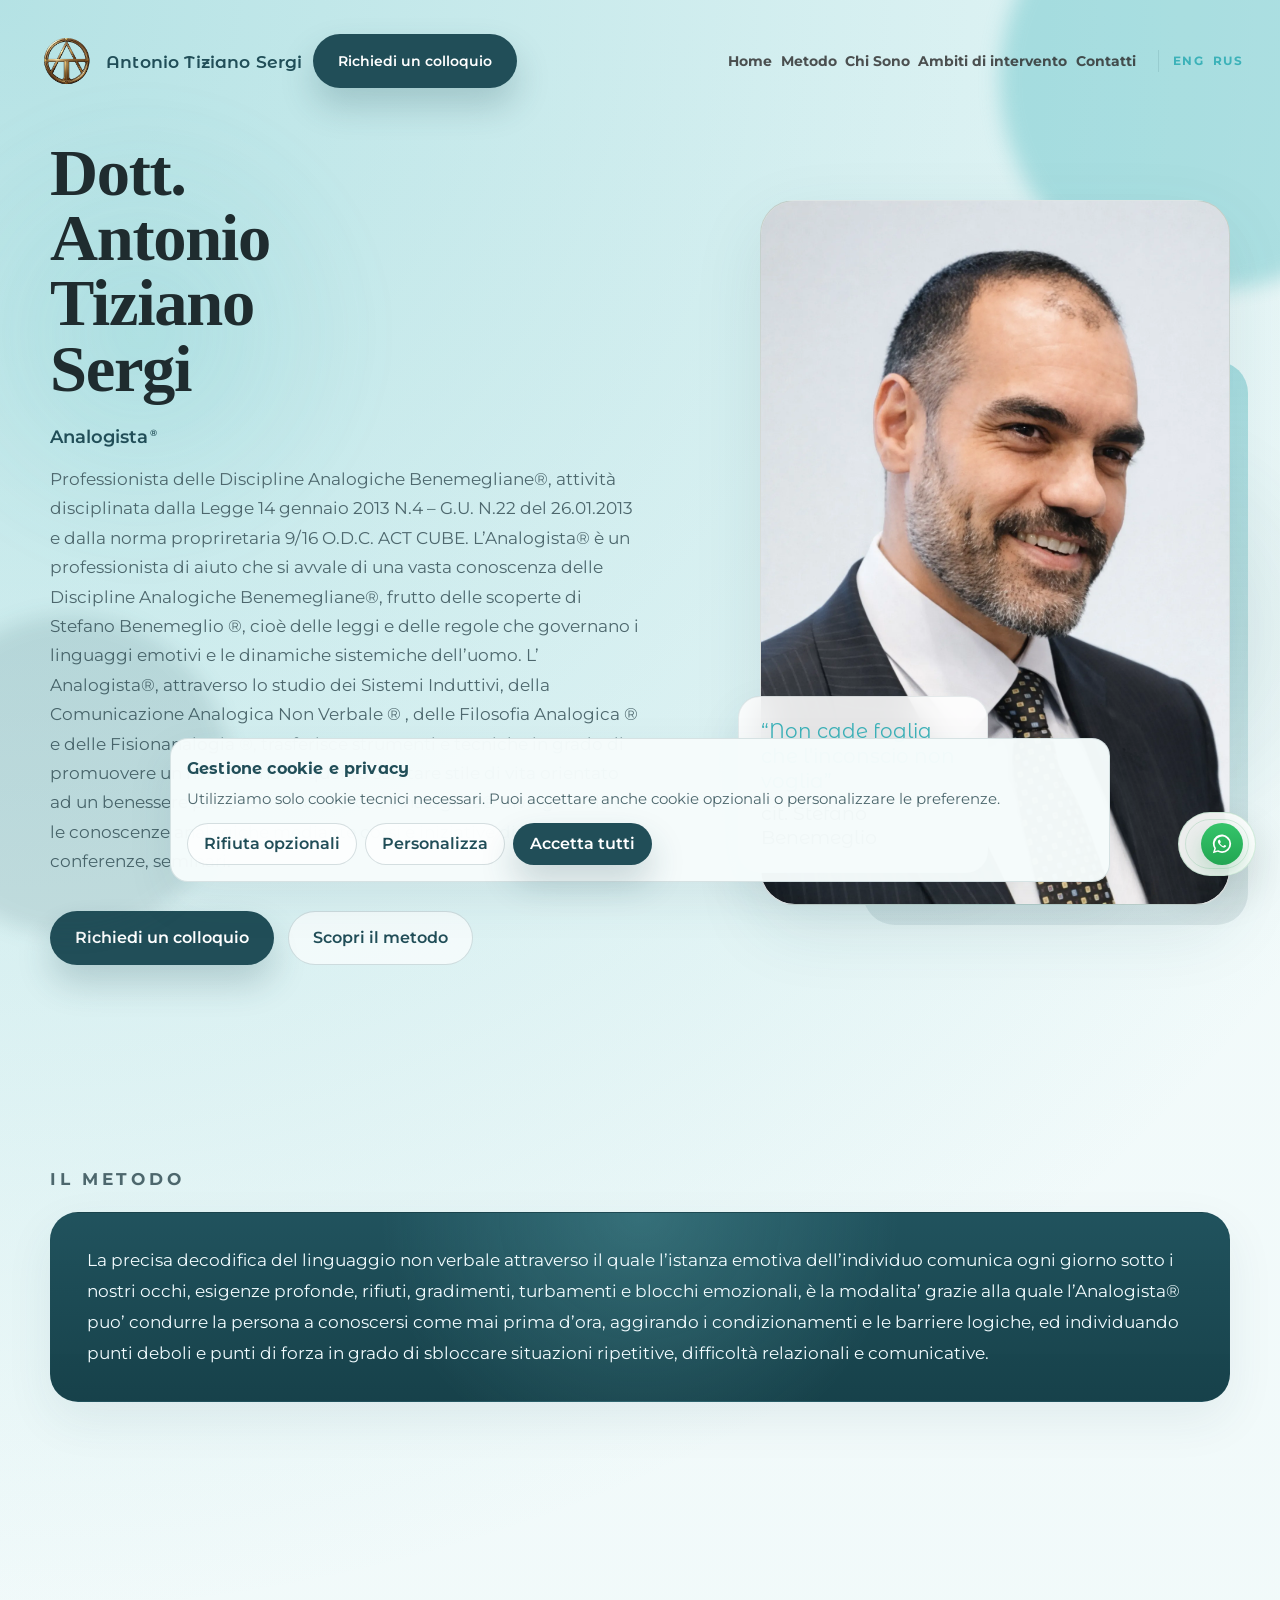
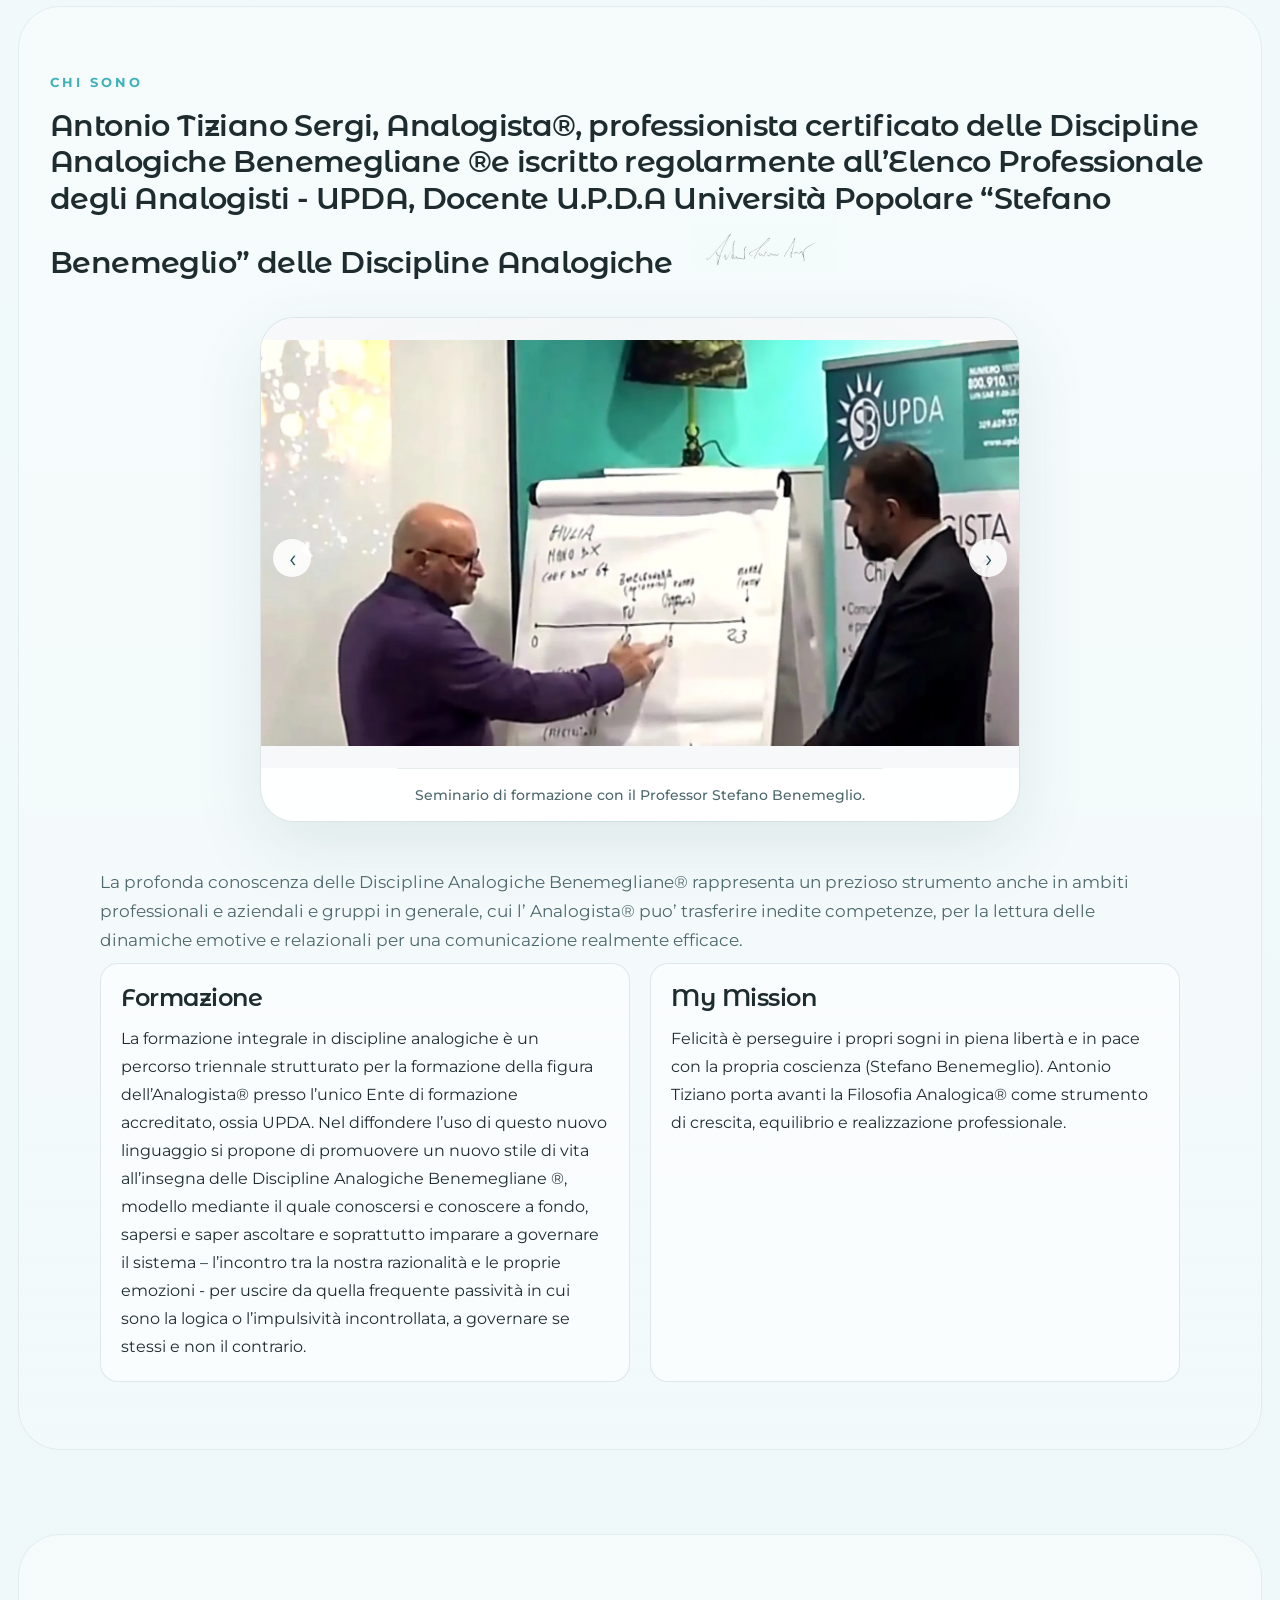
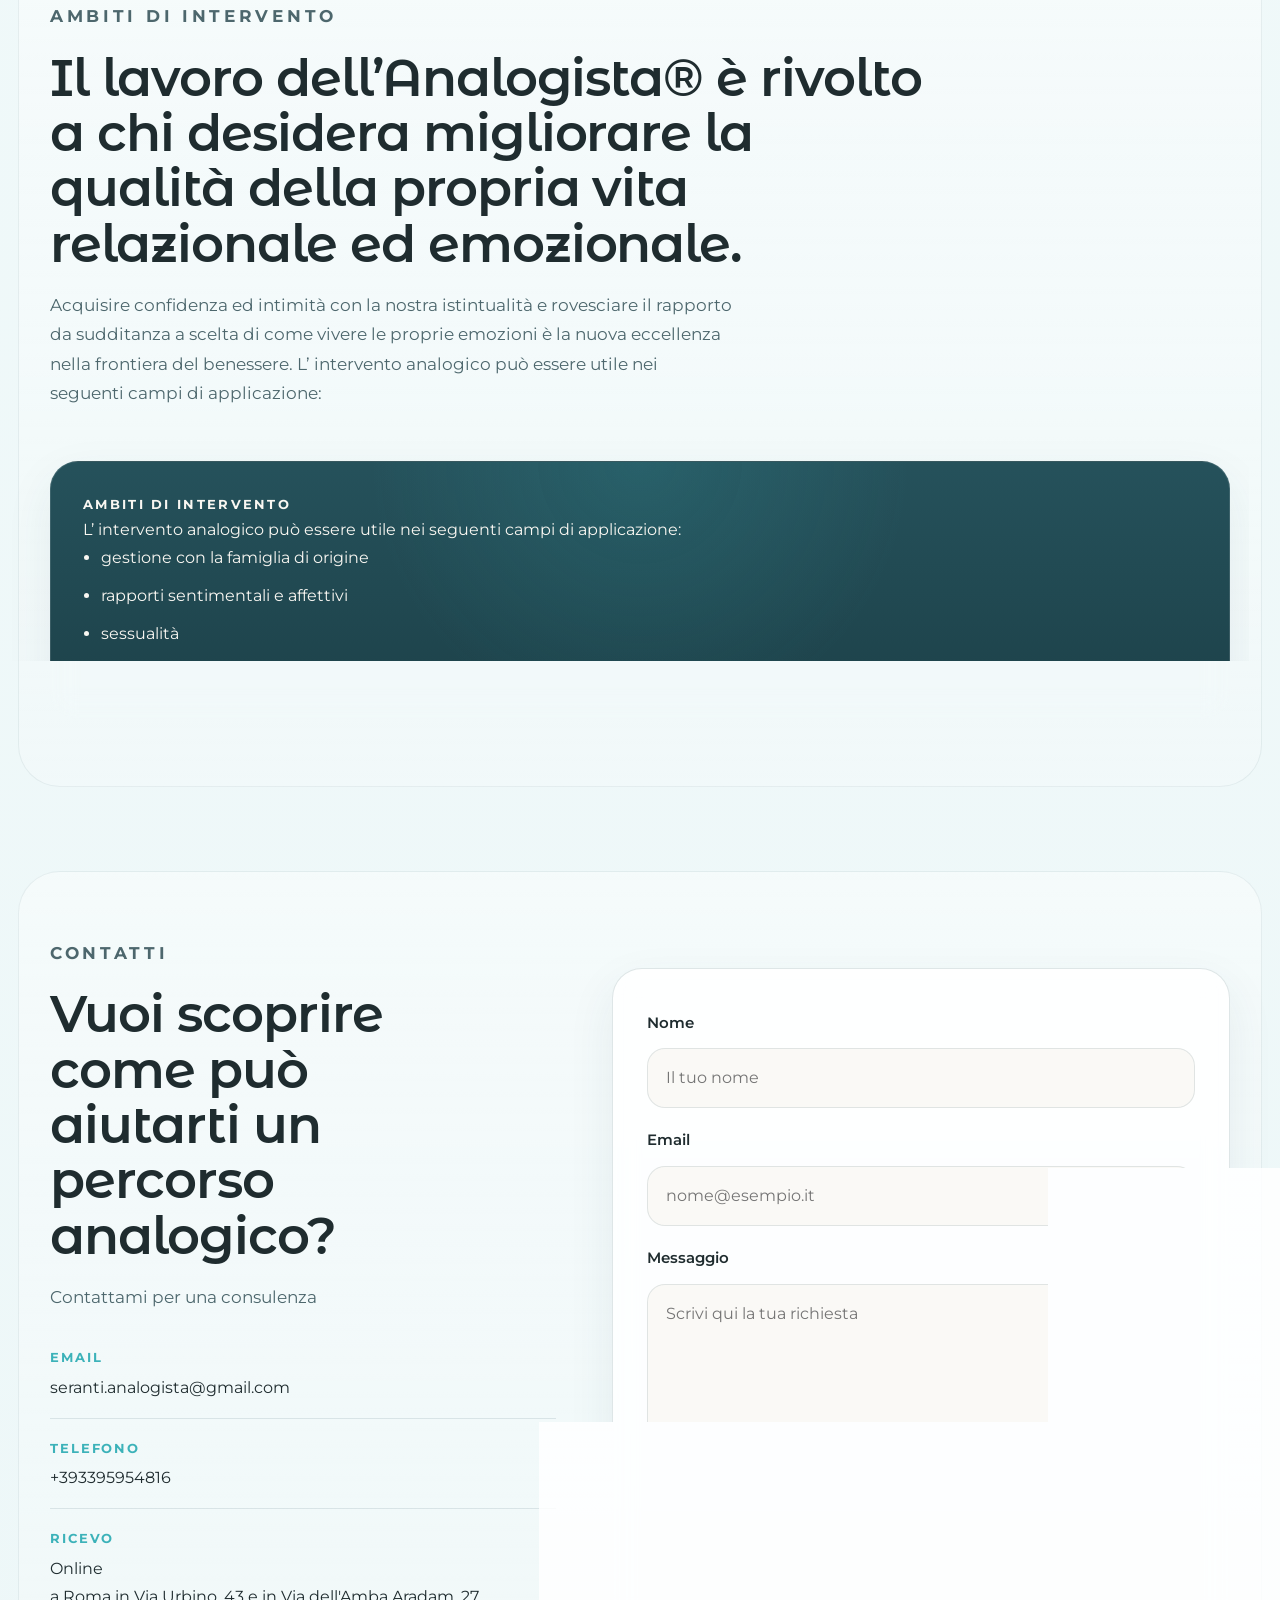
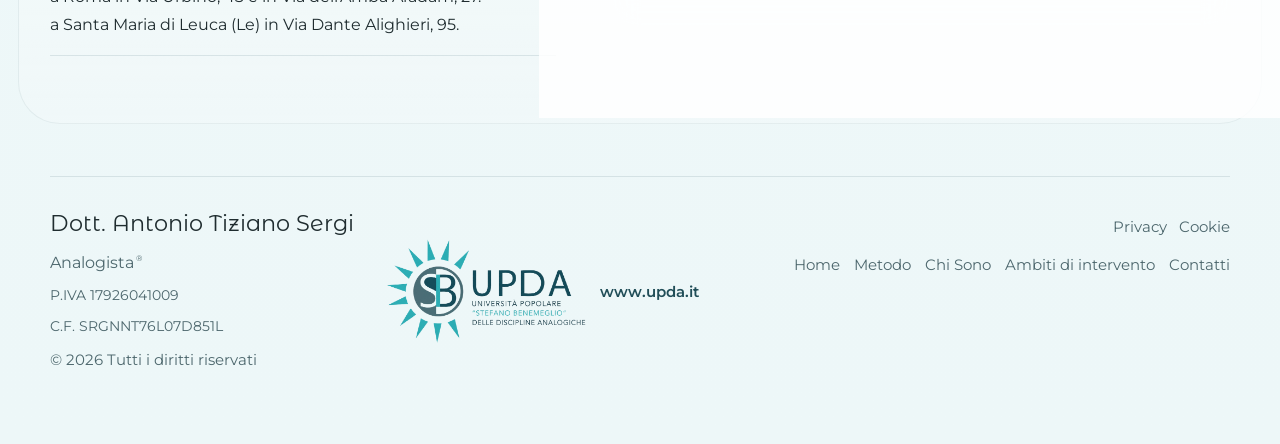
<file: index.html>
<!DOCTYPE html>
<html lang="it">
  <head>
    <meta charset="UTF-8" />
    <meta name="viewport" content="width=device-width, initial-scale=1, maximum-scale=5, user-scalable=yes" />
    <title>
      Dott. Antonio Tiziano Sergi | Consulente in Scienza Analogista
    </title>
    <meta
      name="description"
      content="Sito professionale del Dott. Antonio Tiziano Sergi, consulente in Scienza Analogista. Un percorso di osservazione, comprensione e riequilibrio orientato alla consapevolezza personale."
    />
    <meta
      name="keywords"
      content="Antonio Tiziano Sergi, scienza analogista, consulente analogista, consulenza analogica, percorso di riequilibrio, interpretazione simbolica"
    />
    <meta name="author" content="Dott. Antonio Tiziano Sergi" />
    <meta name="theme-color" content="#556b63" />
    <link rel="icon" type="image/png" sizes="512x512" href="assets/images/favicon.png" />
    <link rel="apple-touch-icon" sizes="180x180" href="assets/images/favicon-apple-touch.png" />
    <meta property="og:type" content="website" />
    <meta
      property="og:title"
      content="Dott. Antonio Tiziano Sergi | Consulente in Scienza Analogista"
    />
    <meta
      property="og:description"
      content="Uno spazio di osservazione, comprensione e trasformazione, dedicato a chi desidera dare significato profondo alla propria esperienza."
    />
    <meta property="og:locale" content="it_IT" />
    <meta property="og:image" content="assets/images/favicon.png" />
    <meta
      property="og:image:alt"
      content="Logo di Antonio Tiziano Sergi analogista professionista nelle discipline analogiche"
    />
    <link rel="preconnect" href="https://fonts.googleapis.com" />
    <link rel="preconnect" href="https://fonts.gstatic.com" crossorigin />
    <link
      href="https://fonts.googleapis.com/css2?family=Montserrat:wght@400;500;600;700&family=Montserrat+Alternates:wght@500;600;700&display=swap"
      rel="stylesheet"
    />
    <link rel="stylesheet" href="style.css" />
        <script type="application/ld+json">
      {
        "@context": "https://schema.org",
        "@type": "Person",
        "name": "Dott. Antonio Tiziano Sergi",
        "jobTitle": "Analogista®",
        "description": "Professionista certificato delle Discipline Analogiche specializzato in percorsi di osservazione, interpretazione e riequilibrio personale",
        "image": "https://www.antoniotizianosergi.it/assets/images/specialista-analogistica-consulenza-scienza-analogica.webp",
        "address": [
          {
            "@type": "PostalAddress",
            "streetAddress": "Via Urbino, 43",
            "addressLocality": "Roma",
            "postalCode": "00182",
            "addressCountry": "IT"
          },
          {
            "@type": "PostalAddress",
            "streetAddress": "Via dell'Amba Aradam, 27",
            "addressLocality": "Roma",
            "postalCode": "00184",
            "addressCountry": "IT"
          },
          {
            "@type": "PostalAddress",
            "streetAddress": "Via Dante Alighieri, 95",
            "addressLocality": "Santa Maria di Leuca, Lecce",
            "addressRegion": "Lecce, Puglia",
            "postalCode": "73040",
            "addressCountry": "IT"
          }
        ],
        "email": "seranti.analogista@gmail.com",
        "telephone": "+393395954816",
        "url": "https://www.antoniotizianosergi.it"
      }
    </script>
  </head>
  <body>
    <a class="skip-link" href="#contenuto">Vai al contenuto principale</a>

    <header class="site-header" id="home">
      <nav class="navbar">
        <a class="brand" href="#home" aria-label="Torna alla home">
          <figure class="brand-figure">
            <img
              class="brand-logo"
              src="assets/images/logo-antonio-tiziano-sergi-analogista.webp"
              alt="Logo di Antonio Tiziano Sergi analogista esperto nella scienza analogica"
              loading="eager"
              decoding="async"
              aria-describedby="brand-caption-home-it"
            />
            <figcaption class="visually-hidden" id="brand-caption-home-it">Antonio Tiziano Sergi analogista specialista nella scienza analogica</figcaption>
          </figure>
          <span class="brand-name" aria-hidden="true">Antonio Tiziano Sergi</span>
        </a>

        <button
          class="button button-primary nav-cta"
          type="button"
          data-open-modal="booking-modal"
        >
          Richiedi un colloquio
        </button>

        <div class="nav-actions">
          <button
            class="menu-toggle"
            type="button"
            aria-expanded="false"
            aria-controls="nav-menu"
            aria-label="Apri il menu di navigazione"
          >
            <span></span>
            <span></span>
            <span></span>
          </button>

          <div class="nav-menu" id="nav-menu">
            <a href="#home">Home</a>
            <a href="#metodo">Metodo</a>
            <a href="#chi-sono">Chi Sono</a>
            <a href="#servizi">Ambiti di intervento</a>
            <a href="#contatti">Contatti</a>
          </div>

          <div class="language-switch" aria-label="Lingue disponibili">
            <a href="index-en.html" lang="en">ENG</a>
            <a href="index-ru.html" lang="ru">RUS</a>
          </div>
        </div>
      </nav>

      <section class="hero section">
        <div class="hero-copy" data-reveal="up">
          <h1>Dott. Antonio Tiziano Sergi</h1>
          <p class="hero-role">Analogista<span class="registered-mark" aria-hidden="true">®</span></p>
          <p class="hero-text">
            Professionista delle Discipline Analogiche Benemegliane®, attività
            disciplinata dalla Legge 14 gennaio 2013 N.4 – G.U. N.22 del
            26.01.2013 e dalla norma propriretaria 9/16 O.D.C. ACT CUBE.
            L’Analogista® è un professionista di aiuto che si avvale di una
            vasta conoscenza delle Discipline Analogiche Benemegliane®, frutto
            delle scoperte di Stefano Benemeglio ®, cioè delle leggi e delle
            regole che governano i linguaggi emotivi e le dinamiche sistemiche
            dell’uomo. L’ Analogista®, attraverso lo studio dei Sistemi
            Induttivi, della Comunicazione Analogica Non Verbale ® , delle
            Filosofia Analogica ® e delle Fisionanalogia ®, trasferisce
            strumenti e tecniche in grado di promuovere un rivoluzionario
            quanto salutare stile di vita orientato ad un benessere profondo e
            duraturo. L’ Analogista® divulga inoltre le conoscenze analogiche
            mediante corsi e iniziative di formazione, conferenze, seminari.
          </p>
          <div class="hero-actions">
            <button
              class="button button-primary"
              type="button"
              data-open-modal="booking-modal"
            >
              Richiedi un colloquio
            </button>
            <a class="button button-secondary" href="#metodo"
              >Scopri il metodo</a
            >
          </div>
        </div>

        <div class="hero-visual" data-reveal="fade">
          <div class="portrait-card">
            <figure class="portrait-placeholder portrait-photo">
              <img
                src="assets/images/specialista-analogistica-consulenza-scienza-analogica.webp"
                alt="Specialista in analogistica durante consulenza professionale nella scienza analogica"
                loading="eager"
                decoding="async"
              />
              <figcaption class="visually-hidden">
                Consulenza con specialista in analogistica e scienza analogica
              </figcaption>
            </figure>
            <div class="portrait-caption">
              <p class="rotating-quote-text">
                <span class="quote-line">“Non cade foglia che l'inconscio non voglia”</span>
                <span class="quote-source">cit. Stefano Benemeglio</span>
              </p>
            </div>
          </div>
        </div>
      </section>
    </header>

    <main id="contenuto">
      <section class="section" id="metodo">
        <div class="section-intro" data-reveal="up">
          <p class="eyebrow">Il Metodo</p>
          <article class="method-highlight-card">
            <p>
              La precisa decodifica del linguaggio non verbale attraverso il
              quale l’istanza emotiva dell’individuo comunica ogni giorno sotto
              i nostri occhi, esigenze profonde, rifiuti, gradimenti,
              turbamenti e blocchi emozionali, è la modalita’ grazie alla quale
              l’Analogista® puo’ condurre la persona a conoscersi come mai prima
              d’ora, aggirando i condizionamenti e le barriere logiche, ed
              individuando punti deboli e punti di forza in grado di sbloccare
              situazioni ripetitive, difficoltà relazionali e comunicative.
            </p>
          </article>
        </div>
      </section>

      <section class="section section-toned" id="chi-sono">
        <div class="about-heading" data-reveal="up">
          <p class="eyebrow">Chi Sono</p>
          <div class="about-heading-content">
            <h2>
              Antonio Tiziano Sergi, Analogista®, professionista certificato
              delle Discipline Analogiche Benemegliane ®e iscritto regolarmente
              all’Elenco Professionale degli Analogisti -
              <a href="https://upda.it/elenco-professionale-degli-analogisti/" target="_blank" rel="noopener noreferrer">UPDA</a>,
              Docente
              <a href="https://upda.it" target="_blank" rel="noopener noreferrer">U.P.D.A</a>
              Università Popolare “Stefano Benemeglio” delle Discipline
              Analogiche
              <figure class="signature-inline">
                <img
                  src="assets/images/firma-tiziano-antonio-sergi.jpg"
                  alt="Firma di Antonio Tiziano Sergi utilizzata come elemento grafico per sito web o documenti"
                  loading="lazy"
                  decoding="async"
                />
                <figcaption class="visually-hidden">
                  Firma di Antonio Tiziano Sergi, elemento visivo utilizzato per rappresentazione personale o professionale online.
                </figcaption>
              </figure>
            </h2>
          </div>
        </div>

        <div class="about-layout">
          <div class="about-visual" data-reveal="fade">
            <div class="about-carousel portrait-secondary" data-carousel>
              <button
                class="carousel-control carousel-control-prev"
                type="button"
                aria-label="Immagine precedente"
                data-carousel-prev
              >
                &#8249;
              </button>

              <div class="about-carousel-viewport">
                <div class="about-carousel-track">
                  <figure class="about-carousel-slide">
                    <img
                      src="assets/images/formazione-analogistica-seminario-antonio-tiziano-sergi.webp"
                      alt="Seminario di formazione in analogistica con Antonio Tiziano Sergi durante spiegazione su lavagna"
                      loading="lazy"
                      decoding="async"
                    />
                    <figcaption>
                      Seminario di formazione con il Professor Stefano Benemeglio.
                    </figcaption>
                  </figure>

                  <figure class="about-carousel-slide">
                    <img
                      src="assets/images/certificato-hypnotist-antonio-tiziano-sergi.webp"
                      alt="Certificato professionale di Antonio Tiziano Sergi come consulting hypnotist"
                      loading="lazy"
                      decoding="async"
                    />
                    <figcaption>
                      Certificazione professionale come consulting hypnotist
                    </figcaption>
                  </figure>

                  <figure class="about-carousel-slide">
                    <img
                      src="assets/images/master-filosofia-analogica-antonio-tiziano-sergi.webp"
                      alt="Diploma master in filosofia analogica conseguito da Antonio Tiziano Sergi"
                      loading="lazy"
                      decoding="async"
                    />
                    <figcaption>
                      Laurea Magistrale in Filosofia Analogica
                    </figcaption>
                  </figure>

                  <figure class="about-carousel-slide">
                    <img
                      src="assets/images/certificato-top-professional-antonio-tiziano-sergi.webp"
                      alt="Certificato top professional master di alta formazione Antonio Tiziano Sergi"
                      loading="lazy"
                      decoding="async"
                    />
                    <figcaption>
                      Certificazione Top Professional Master di alta formazione in Discipline Analogiche
                    </figcaption>
                  </figure>

                  <figure class="about-carousel-slide">
                    <img
                      src="assets/images/titolo-analogista-antonio-tiziano-sergi.webp"
                      alt="Certificato titolo analogista Antonio Tiziano Sergi discipline analogiche"
                      loading="lazy"
                      decoding="async"
                    />
                    <figcaption>
                      Titolo ufficiale di Analogista
                    </figcaption>
                  </figure>

                  <figure class="about-carousel-slide">
                    <img
                      src="assets/images/certificazione-analogista-antonio-tiziano-sergi.webp"
                      alt="Certificazione ufficiale di Antonio Tiziano Sergi come analogista professionista discipline analogiche"
                      loading="lazy"
                      decoding="async"
                    />
                    <figcaption>
                      Certificazione professionale delle competenze
                    </figcaption>
                  </figure>

                  <figure class="about-carousel-slide">
                    <img
                      src="assets/images/stefano-benemeglio-antonio-tiziano-sergi-analogista.webp"
                      alt="Stefano Benemeglio con Antonio Tiziano Sergi analogista professionista discipline analogiche"
                      loading="lazy"
                      decoding="async"
                    />
                    <figcaption>
                      Antonio Tiziano Sergi con Stefano Benemeglio, padre delle Discipline Analogiche
                    </figcaption>
                  </figure>

                  <figure class="about-carousel-slide">
                    <img
                      src="assets/images/seminario-discipline-analogiche-formazione-analogista.webp"
                      alt="Seminario di formazione nelle discipline analogiche con pubblico e relatore"
                      loading="lazy"
                      decoding="async"
                    />
                    <figcaption>
                      Seminario di formazione in Discipline Analogiche
                    </figcaption>
                  </figure>
                </div>
              </div>

              <button
                class="carousel-control carousel-control-next"
                type="button"
                aria-label="Immagine successiva"
                data-carousel-next
              >
                &#8250;
              </button>

              <div class="carousel-dots" aria-label="Selezione immagini">
                <button class="carousel-dot is-active" type="button" aria-label="Vai all'immagine 1" data-carousel-dot="0"></button>
                <button class="carousel-dot" type="button" aria-label="Vai all'immagine 2" data-carousel-dot="1"></button>
                <button class="carousel-dot" type="button" aria-label="Vai all'immagine 3" data-carousel-dot="2"></button>
                <button class="carousel-dot" type="button" aria-label="Vai all'immagine 4" data-carousel-dot="3"></button>
                <button class="carousel-dot" type="button" aria-label="Vai all'immagine 5" data-carousel-dot="4"></button>
                <button class="carousel-dot" type="button" aria-label="Vai all'immagine 6" data-carousel-dot="5"></button>
                <button class="carousel-dot" type="button" aria-label="Vai all'immagine 7" data-carousel-dot="6"></button>
              </div>
            </div>
          </div>

          <div class="about-copy about-copy-secondary" data-reveal="up">
            <p class="about-section-note">
              La profonda conoscenza delle Discipline Analogiche Benemegliane®
              rappresenta un prezioso strumento anche in ambiti professionali e
              aziendali e gruppi in generale, cui l’ Analogista® puo’
              trasferire inedite competenze, per la lettura delle dinamiche
              emotive e relazionali per una comunicazione realmente efficace.
            </p>
            <div class="about-details">
              <article>
                <h3>Formazione</h3>
                <p>
                  La formazione integrale in discipline analogiche è un
                  percorso triennale strutturato per la formazione della figura
                  dell’Analogista® presso l’unico Ente di formazione
                  accreditato, ossia
                  <a href="https://upda.it" target="_blank" rel="noopener noreferrer">UPDA</a>.
                  Nel diffondere l’uso di questo nuovo linguaggio si propone di
                  promuovere un nuovo stile di vita all’insegna delle
                  Discipline Analogiche Benemegliane ®, modello mediante il
                  quale conoscersi e conoscere a fondo, sapersi e saper
                  ascoltare e soprattutto imparare a governare il sistema –
                  l’incontro tra la nostra razionalità e le proprie emozioni -
                  per uscire da quella frequente passività in cui sono la
                  logica o l’impulsività incontrollata, a governare se stessi e
                  non il contrario.
                </p>
              </article>

              <article>
                <h3>My Mission</h3>
                <p>
                  Felicità è perseguire i propri sogni in piena libertà e in
                  pace con la propria coscienza (Stefano Benemeglio). Antonio
                  Tiziano porta avanti la Filosofia Analogica® come strumento di
                  crescita, equilibrio e realizzazione professionale.
                </p>
              </article>
            </div>
          </div>
        </div>
      </section>

      <section class="section section-toned" id="servizi">
        <div class="section-intro" data-reveal="up">
          <p class="eyebrow">Ambiti di intervento</p>
          <h2>Il lavoro dell’Analogista® è rivolto a chi desidera migliorare la qualità della propria vita relazionale ed emozionale.</h2>
          <p>
            Acquisire confidenza ed intimità con la nostra istintualità e
            rovesciare il rapporto da sudditanza a scelta di come vivere le
            proprie emozioni è la nuova eccellenza nella frontiera del
            benessere. L’ intervento analogico può essere utile nei seguenti
            campi di applicazione:
          </p>
        </div>

        <div class="service-grid">
          <article class="service-card service-featured service-card-dark" data-reveal="up">
            <p class="service-label">Ambiti di intervento</p>
            <p>
              L’ intervento analogico può essere utile nei seguenti campi di applicazione:
            </p>
            <ul class="service-points">
              <li>gestione con la famiglia di origine</li>
              <li>rapporti sentimentali e affettivi</li>
              <li>sessualità</li>
              <li>autorealizzazione e lavoro.</li>
            </ul>
          </article>
        </div>
      </section>

      <section class="section section-toned" id="contatti">
        <div class="contact-layout">
          <div class="contact-copy" data-reveal="up">
            <p class="eyebrow">Contatti</p>
            <h2>Vuoi scoprire come può aiutarti un percorso analogico?</h2>
            <p>Contattami per una consulenza</p>

            <div class="contact-details">
              <p>
                <strong>Email</strong>
                <span><a href="mailto:seranti.analogista@gmail.com">seranti.analogista@gmail.com</a></span>
              </p>
              <p>
                <strong>Telefono</strong>
                <span><a href="tel:+393395954816">+393395954816</a></span>
              </p>
              <p>
                <strong>Ricevo</strong>
                <span>
                  Online<br />
                  a Roma in Via Urbino, 43 e in Via dell'Amba Aradam, 27.<br />
                  a Santa Maria di Leuca (Le) in Via Dante Alighieri, 95.
                </span>
              </p>
            </div>
          </div>

          <form class="contact-form" data-reveal="up" data-mail-form="contatti">
            <label for="nome">Nome</label>
            <input id="nome" name="nome" type="text" placeholder="Il tuo nome" />

            <label for="email">Email</label>
            <input
              id="email"
              name="email"
              type="email"
              placeholder="nome@esempio.it"
            />

            <label for="messaggio">Messaggio</label>
            <textarea
              id="messaggio"
              name="messaggio"
              rows="6"
              placeholder="Scrivi qui la tua richiesta"
            ></textarea>

            <div class="form-consent">
              <input
                id="contatti-termini"
                name="termini"
                type="checkbox"
                required
              />
              <label for="contatti-termini">
                Dichiaro di aver letto e accettato
                <button type="button" data-open-modal="privacy-modal">Privacy</button>
                e
                <button type="button" data-open-modal="cookie-modal">Cookie</button>.
              </label>
            </div>

            <button class="button button-primary" type="submit">
              Richiedi un colloquio
            </button>
          </form>
        </div>
      </section>
    </main>

    <div
      class="modal"
      id="booking-modal"
      aria-hidden="true"
      role="dialog"
      aria-modal="true"
      aria-labelledby="booking-modal-title"
    >
      <div class="modal-backdrop" data-close-modal></div>
      <div class="modal-panel">
        <button
          class="modal-close"
          type="button"
          aria-label="Chiudi il popup di prenotazione"
          data-close-modal
        >
          <span></span>
          <span></span>
        </button>

        <div class="modal-copy">
          <p class="eyebrow">Prenota un colloquio</p>
          <h2 id="booking-modal-title">Richiedi un primo contatto riservato</h2>
          <p>
            Compila il modulo per essere ricontattato e concordare un primo
            colloquio conoscitivo in un contesto di ascolto, discrezione e
            attenzione alla tua richiesta.
          </p>
        </div>

        <form class="contact-form modal-form" data-mail-form="prenotazione">

          <div class="form-field">
            <label for="modal-nome">Nome e cognome</label>
            <input
              id="modal-nome"
              name="nome"
              type="text"
              placeholder="Il tuo nome"
            />
          </div>

          <div class="form-field">
            <label for="modal-email">Email</label>
            <input
              id="modal-email"
              name="email"
              type="email"
              placeholder="nome@esempio.it"
            />
          </div>

          <div class="form-field">
            <label for="modal-telefono">Telefono</label>
            <input
              id="modal-telefono"
              name="telefono"
              type="tel"
              placeholder="+39"
            />
          </div>

          <div class="form-field form-field-message">
            <label for="modal-messaggio">Messaggio</label>
            <textarea
              id="modal-messaggio"
              name="messaggio"
              rows="5"
              placeholder="Scrivi brevemente la tua richiesta"
            ></textarea>
          </div>

          <div class="form-consent">
            <input
              id="modal-termini"
              name="termini"
              type="checkbox"
              required
            />
            <label for="modal-termini">
              Dichiaro di aver letto e accettato
              <button type="button" data-open-modal="privacy-modal">Privacy</button>
              e
              <button type="button" data-open-modal="cookie-modal">Cookie</button>.
            </label>
          </div>

          <button class="button button-primary" type="submit">
            Richiedi un colloquio
          </button>
        </form>
      </div>
    </div>

    <div
      class="modal"
      id="thankyou-modal"
      aria-hidden="true"
      role="dialog"
      aria-modal="true"
      aria-labelledby="thankyou-modal-title"
    >
      <div class="modal-backdrop" data-close-modal></div>
      <div class="modal-panel">
        <button
          class="modal-close"
          type="button"
          aria-label="Chiudi il popup di ringraziamento"
          data-close-modal
        >
          <span></span>
          <span></span>
        </button>
        <div class="legal-modal-content">
          <p class="eyebrow">Messaggio inviato</p>
          <h2 id="thankyou-modal-title">Grazie per la tua richiesta</h2>
          <p>
            Ti ringrazio per avermi contattato. A breve verrai ricontattato per
            un primo riscontro e per definire i prossimi passaggi.
          </p>
        </div>
      </div>
    </div>

    <div
      class="modal"
      id="privacy-modal"
      aria-hidden="true"
      role="dialog"
      aria-modal="true"
      aria-labelledby="privacy-modal-title"
    >
      <div class="modal-backdrop" data-close-modal></div>
      <div class="modal-panel">
        <button class="modal-close" type="button" aria-label="Chiudi il popup privacy" data-close-modal>
          <span></span>
          <span></span>
        </button>
        <div class="legal-modal-content">
          <p class="eyebrow">Privacy</p>
          <h2 id="privacy-modal-title">Informativa sulla privacy</h2>
          <p>
            Ai sensi del Regolamento UE 2016/679 (GDPR), questa informativa
            descrive come vengono trattati i dati personali raccolti tramite
            questo sito.
          </p>
          <h3>Titolare del trattamento</h3>
          <p>
            Dott. Antonio Tiziano Sergi<br />
            Email: <a href="mailto:seranti.analogista@gmail.com">seranti.analogista@gmail.com</a><br />
            Telefono: <a href="tel:+393395954816">+39 339 595 4816</a><br />
            P.IVA 17926041009 - C.F. SRGNNT76L07D851L
          </p>
          <h3>Tipologia di dati trattati</h3>
          <p>
            Nome, email, telefono ed eventuali informazioni inserite
            volontariamente nei moduli di contatto.
          </p>
          <h3>Finalita e base giuridica</h3>
          <p>
            I dati sono trattati esclusivamente per:
          </p>
          <ul>
            <li>ricontattare l'utente che ha inviato una richiesta;</li>
            <li>fornire informazioni sui servizi professionali;</li>
            <li>gestire e organizzare eventuali colloqui.</li>
          </ul>
          <p>
            La base giuridica del trattamento è l'esecuzione di misure
            precontrattuali adottate su richiesta dell'interessato (art. 6,
            par. 1, lett. b GDPR) e, ove necessario, il consenso (art. 6, par.
            1, lett. a GDPR).
          </p>
          <h3>Modalita del trattamento</h3>
          <p>
            Il trattamento avviene con strumenti elettronici e misure di
            sicurezza adeguate, nel rispetto dei principi di liceita,
            minimizzazione e riservatezza.
          </p>
          <h3>Conservazione dei dati</h3>
          <p>
            I dati sono conservati per il tempo necessario a gestire la
            richiesta e i successivi contatti informativi, salvo diversi obblighi
            di legge.
          </p>
          <h3>Comunicazione a terzi</h3>
          <p>
            I dati non sono diffusi. Possono essere trattati da fornitori
            tecnici nominati responsabili del trattamento ai sensi dell'art. 28
            GDPR (es. hosting, posta elettronica), nei limiti strettamente
            necessari.
          </p>
          <h3>Diritti dell'interessato</h3>
          <p>
            L'interessato può esercitare i diritti previsti dagli artt. 15-22
            GDPR (accesso, rettifica, cancellazione, limitazione, opposizione,
            portabilità), scrivendo a
            <a href="mailto:seranti.analogista@gmail.com">seranti.analogista@gmail.com</a>.
            È inoltre possibile proporre reclamo al Garante per la protezione
            dei dati personali.
          </p>
          <h3>Aggiornamenti</h3>
          <p>
            Questa informativa può essere aggiornata nel tempo per adeguamenti
            normativi o tecnici.
          </p>
        </div>
      </div>
    </div>

    <div
      class="modal"
      id="cookie-modal"
      aria-hidden="true"
      role="dialog"
      aria-modal="true"
      aria-labelledby="cookie-modal-title"
    >
      <div class="modal-backdrop" data-close-modal></div>
      <div class="modal-panel">
        <button class="modal-close" type="button" aria-label="Chiudi il popup cookie" data-close-modal>
          <span></span>
          <span></span>
        </button>
        <div class="legal-modal-content">
          <p class="eyebrow">Cookie</p>
          <h2 id="cookie-modal-title">Informativa sui cookie</h2>
          <p>
            Questa sezione descrive l'uso dei cookie ai sensi della Direttiva
            ePrivacy, del GDPR e dei provvedimenti del Garante Privacy.
          </p>
          <h3>Cookie tecnici</h3>
          <p>
            Sempre attivi e necessari al funzionamento del sito (navigazione,
            sicurezza, gestione preferenze essenziali).
          </p>
          <h3>Cookie analitici e di marketing</h3>
          <p>
            Attivati solo previo consenso. In assenza di consenso restano
            disabilitati.
          </p>
          <h3>Gestione preferenze cookie</h3>
          <form class="cookie-settings-form" data-cookie-settings-form>
            <label class="cookie-option">
              <input type="checkbox" checked disabled />
              <span>
                <strong>Tecnici (sempre attivi)</strong><br />
                Necessari per il funzionamento del sito.
              </span>
            </label>
            <label class="cookie-option">
              <input type="checkbox" name="cookie_analytics" data-cookie-toggle="analytics" />
              <span>
                <strong>Analitici</strong><br />
                Utili per statistiche aggregate e miglioramento dei contenuti.
              </span>
            </label>
            <label class="cookie-option">
              <input type="checkbox" name="cookie_marketing" data-cookie-toggle="marketing" />
              <span>
                <strong>Marketing / terze parti</strong><br />
                Utilizzati da eventuali servizi esterni integrati.
              </span>
            </label>
            <div class="cookie-settings-actions">
              <button type="button" class="button button-secondary" data-cookie-action="reject-optional">
                Rifiuta opzionali
              </button>
              <button type="button" class="button button-secondary" data-cookie-action="accept-all">
                Accetta tutti
              </button>
              <button type="button" class="button button-primary" data-cookie-action="save-settings">
                Salva preferenze
              </button>
            </div>
          </form>
          <p>
            Puoi modificare in qualsiasi momento le preferenze riaprendo questa
            sezione dal footer.
          </p>
        </div>
      </div>
    </div>

    <div
      class="cookie-banner"
      id="cookie-consent-banner"
      role="dialog"
      aria-live="polite"
      aria-label="Preferenze cookie"
      aria-hidden="true"
    >
      <div class="cookie-banner-content">
        <p class="cookie-banner-title">Gestione cookie e privacy</p>
        <p class="cookie-banner-text">
          Utilizziamo solo cookie tecnici necessari. Puoi accettare anche cookie
          opzionali o personalizzare le preferenze.
        </p>
        <div class="cookie-banner-actions">
          <button type="button" class="button button-secondary" data-cookie-action="reject-optional">
            Rifiuta opzionali
          </button>
          <button type="button" class="button button-secondary" data-cookie-action="open-settings">
            Personalizza
          </button>
          <button type="button" class="button button-primary" data-cookie-action="accept-all">
            Accetta tutti
          </button>
        </div>
      </div>
    </div>

    <footer class="site-footer">
      <div class="footer-top">
        <div class="footer-brand-block">
          <div class="footer-brand-main">
            <div class="footer-brand-text">
              <p class="footer-name">Dott. Antonio Tiziano Sergi</p>
              <p class="footer-role">Analogista<span class="registered-mark" aria-hidden="true">®</span></p>
              <p class="footer-fiscal">P.IVA 17926041009</p>
              <p class="footer-fiscal">C.F. SRGNNT76L07D851L</p>
              <p class="footer-copy">© 2026 Tutti i diritti riservati</p>
            </div>
            <a
              class="upda-badge"
              href="https://www.upda.it"
              target="_blank"
              rel="noopener noreferrer"
              aria-label="Visita il sito UPDA"
            >
              <img
                src="assets/images/upda-logo.png"
                alt="Logo UPDA Università Popolare delle Discipline Analogiche"
                loading="lazy"
                decoding="async"
              />
              <span>www.upda.it</span>
            </a>
          </div>
        </div>

        <div class="footer-meta">
          <div class="footer-legal">
            <button type="button" data-open-modal="privacy-modal">Privacy</button>
            <button type="button" data-open-modal="cookie-modal">Cookie</button>
          </div>
          <nav class="footer-quicklinks" aria-label="Link veloci">
            <a href="#home">Home</a>
            <a href="#metodo">Metodo</a>
            <a href="#chi-sono">Chi Sono</a>
            <a href="#servizi">Ambiti di intervento</a>
            <a href="#contatti">Contatti</a>
          </nav>
        </div>
      </div>
    </footer>

    <a
      class="whatsapp-float"
      href="https://wa.me/393395954816"
      target="_blank"
      rel="noopener noreferrer"
      aria-label="Contatta su WhatsApp"
    >
      <span class="whatsapp-pulse" aria-hidden="true"></span>
      <span class="whatsapp-label">WhatsApp</span>
      <span class="whatsapp-icon" aria-hidden="true">
        <svg viewBox="0 0 24 24">
          <path
            d="M19.1 4.9A9.8 9.8 0 0 0 3.6 16.8L2 22l5.4-1.5a9.8 9.8 0 0 0 4.6 1.2h.1A9.9 9.9 0 0 0 22 11.8a9.7 9.7 0 0 0-2.9-6.9ZM12.1 20a8 8 0 0 1-4.1-1.1l-.3-.2-3.2.9.9-3.1-.2-.3A8 8 0 1 1 20 11.8 8.1 8.1 0 0 1 12.1 20Zm4.4-6c-.2-.1-1.4-.7-1.6-.8-.2-.1-.4-.1-.5.1l-.8 1c-.1.2-.3.2-.5.1a6.7 6.7 0 0 1-3.3-2.9c-.2-.2 0-.4.1-.5l.4-.5.3-.5a.4.4 0 0 0 0-.5l-.8-1.9c-.1-.3-.3-.3-.5-.3h-.4a.8.8 0 0 0-.6.3 2.5 2.5 0 0 0-.8 1.9 4.3 4.3 0 0 0 .9 2.3 9.8 9.8 0 0 0 3.8 3.4 12.9 12.9 0 0 0 1.3.5 3.1 3.1 0 0 0 1.4.1 2.3 2.3 0 0 0 1.5-1 1.8 1.8 0 0 0 .1-1c-.1 0-.3-.1-.5-.2Z"
          />
        </svg>
      </span>
    </a>

    <script src="script.js"></script>
  </body>
</html>
</file>
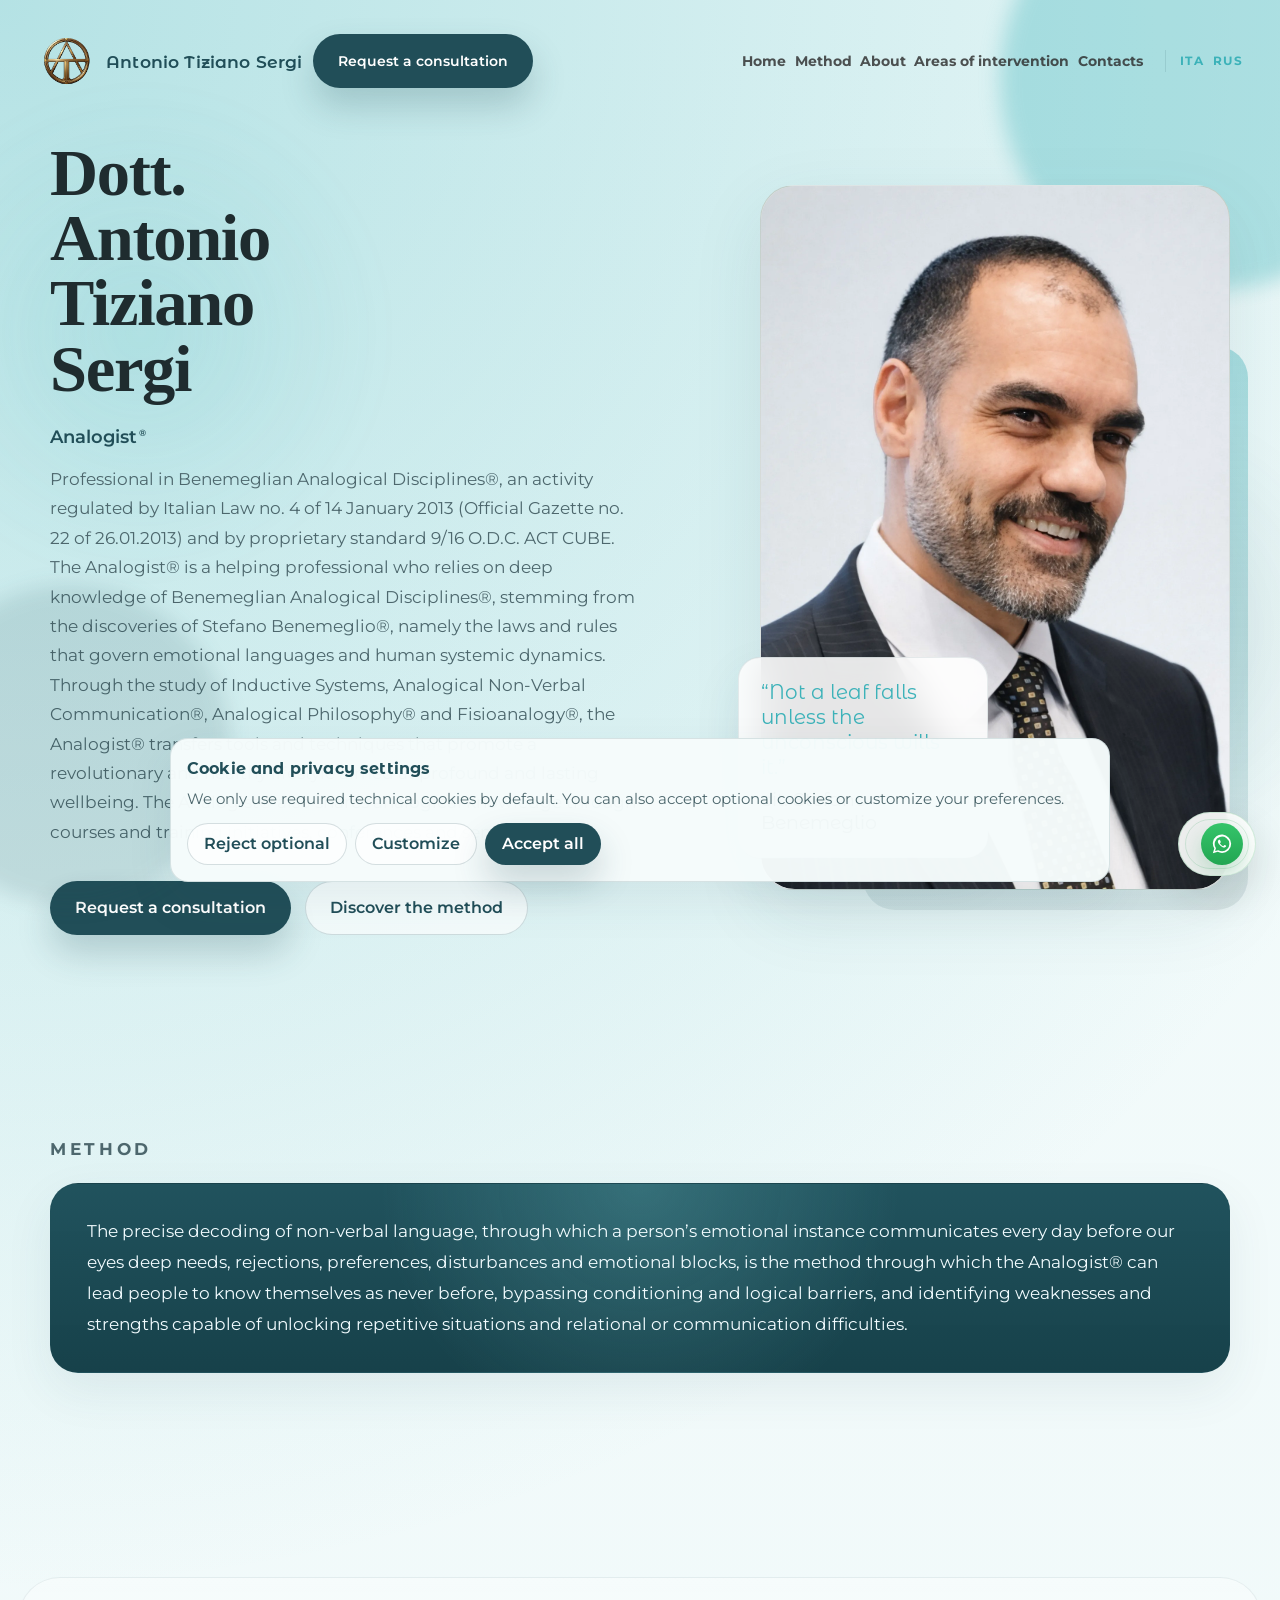
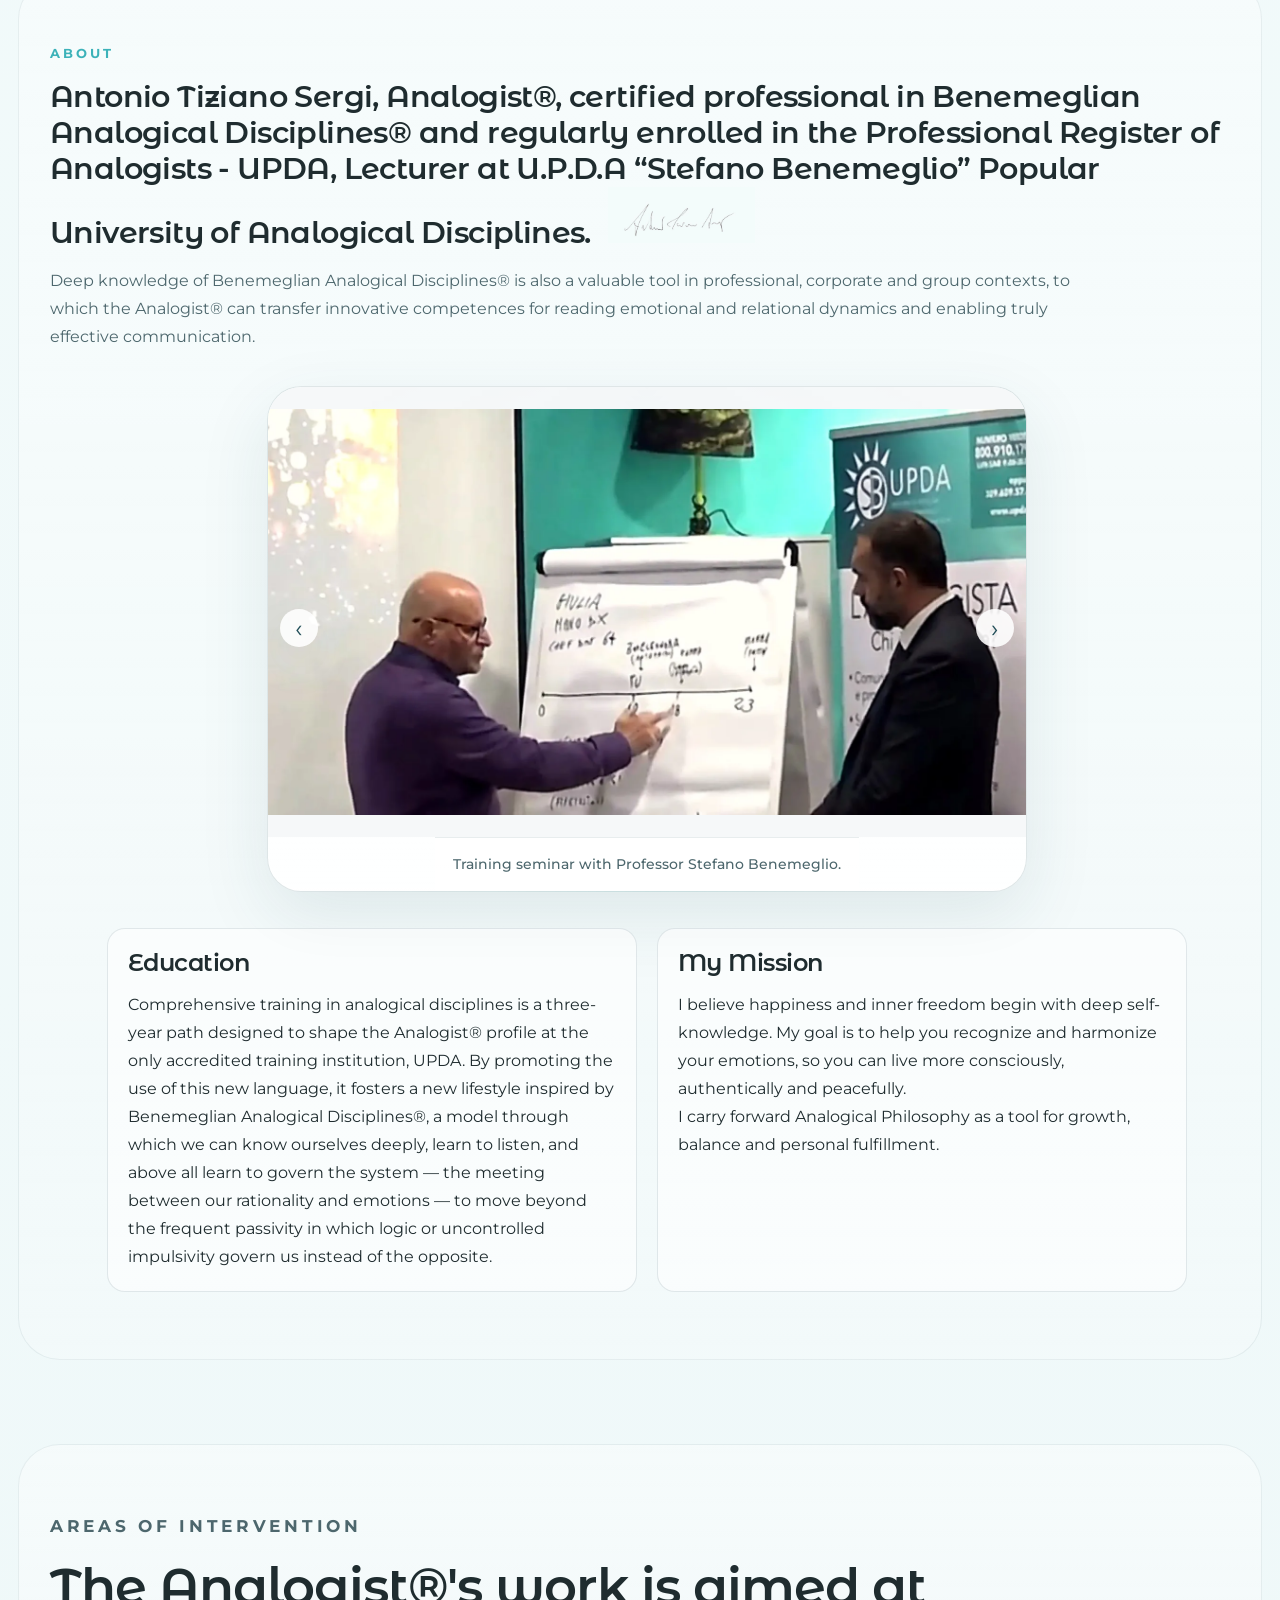
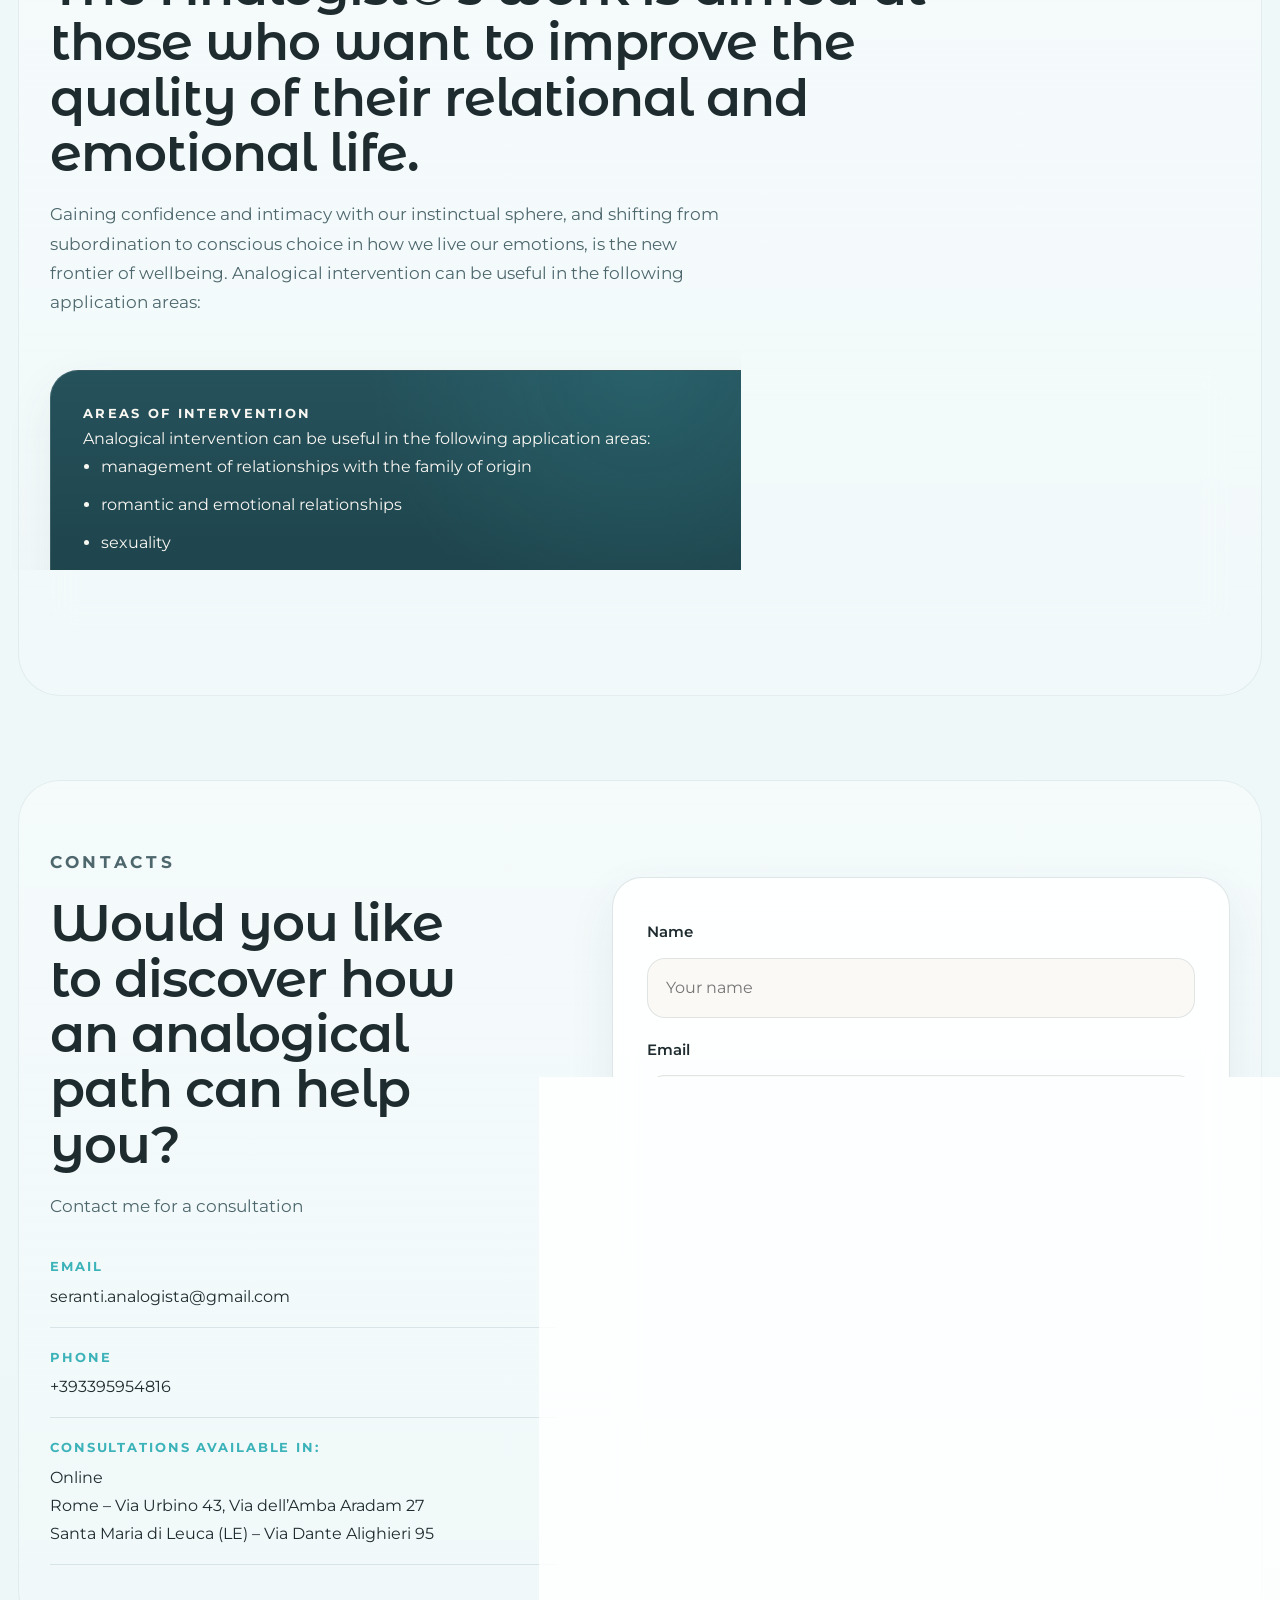
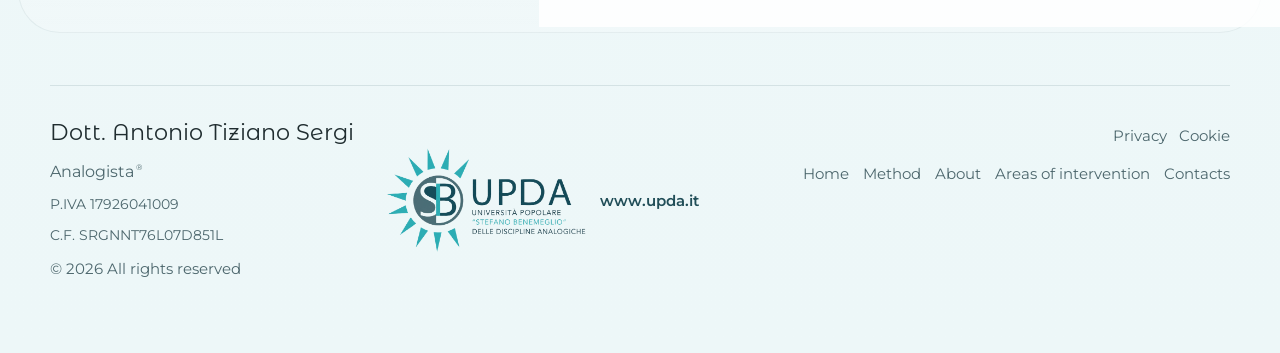
<file: index-en.html>
<!DOCTYPE html>
<html lang="en">
  <head>
    <meta charset="UTF-8" />
    <meta name="viewport" content="width=device-width, initial-scale=1, maximum-scale=5, user-scalable=yes" />
    <title>
      Dott. Antonio Tiziano Sergi | Analogist Consultant
    </title>
    <meta
      name="description"
      content="Professional website of Dott. Antonio Tiziano Sergi, Analogist Consultant. A path of observation, understanding and rebalancing oriented to personal awareness."
    />
    <meta
      name="keywords"
      content="Antonio Tiziano Sergi, analogical disciplines, analogist consultant, emotional wellbeing, personal rebalancing, symbolic interpretation"
    />
    <meta name="author" content="Dott. Antonio Tiziano Sergi" />
    <meta name="theme-color" content="#556b63" />
    <link rel="icon" type="image/png" sizes="512x512" href="assets/images/favicon.png" />
    <link rel="apple-touch-icon" sizes="180x180" href="assets/images/favicon-apple-touch.png" />
    <meta property="og:type" content="website" />
    <meta
      property="og:title"
      content="Dott. Antonio Tiziano Sergi | Analogist Consultant"
    />
    <meta
      property="og:description"
      content="A space for observation, understanding and transformation for those who seek deeper meaning in their personal experience."
    />
    <meta property="og:locale" content="en_US" />
    <meta property="og:image" content="assets/images/favicon.png" />
    <meta
      property="og:image:alt"
      content="Logo of Antonio Tiziano Sergi, professional Analogist in Analogical Disciplines"
    />
    <link rel="preconnect" href="https://fonts.googleapis.com" />
    <link rel="preconnect" href="https://fonts.gstatic.com" crossorigin />
    <link
      href="https://fonts.googleapis.com/css2?family=Montserrat:wght@400;500;600;700&family=Montserrat+Alternates:wght@500;600;700&display=swap"
      rel="stylesheet"
    />
    <link rel="stylesheet" href="style.css" />
        <script type="application/ld+json">
      {
        "@context": "https://schema.org",
        "@type": "Person",
        "name": "Dott. Antonio Tiziano Sergi",
        "jobTitle": "Analogista®",
        "description": "Certified professional in Analogical Disciplines specialized in observation, interpretation and personal rebalancing paths",
        "image": "https://www.antoniotizianosergi.it/assets/images/specialista-analogistica-consulenza-scienza-analogica.webp",
        "address": [
          {
            "@type": "PostalAddress",
            "streetAddress": "Via Urbino, 43",
            "addressLocality": "Roma",
            "postalCode": "00182",
            "addressCountry": "IT"
          },
          {
            "@type": "PostalAddress",
            "streetAddress": "Via dell'Amba Aradam, 27",
            "addressLocality": "Roma",
            "postalCode": "00184",
            "addressCountry": "IT"
          },
          {
            "@type": "PostalAddress",
            "streetAddress": "Via Dante Alighieri, 95",
            "addressLocality": "Santa Maria di Leuca, Lecce",
            "addressRegion": "Lecce, Puglia",
            "postalCode": "73040",
            "addressCountry": "IT"
          }
        ],
        "email": "seranti.analogista@gmail.com",
        "telephone": "+393395954816",
        "url": "https://www.antoniotizianosergi.it"
      }
    </script>
  </head>
  <body>
    <a class="skip-link" href="#contenuto">Skip to main content</a>

    <header class="site-header" id="home">
      <nav class="navbar">
        <a class="brand" href="#home" aria-label="Back to home">
          <figure class="brand-figure">
            <img
              class="brand-logo"
              src="assets/images/logo-antonio-tiziano-sergi-analogista.webp"
              alt="Logo of Antonio Tiziano Sergi, expert Analogist in Analogical Disciplines"
              loading="eager"
              decoding="async"
              aria-describedby="brand-caption-home-it"
            />
            <figcaption class="visually-hidden" id="brand-caption-home-it">Antonio Tiziano Sergi, Analogist specialist in Analogical Disciplines</figcaption>
          </figure>
          <span class="brand-name" aria-hidden="true">Antonio Tiziano Sergi</span>
        </a>

        <button
          class="button button-primary nav-cta"
          type="button"
          data-open-modal="booking-modal"
        >
          Request a consultation
        </button>

        <div class="nav-actions">
          <button
            class="menu-toggle"
            type="button"
            aria-expanded="false"
            aria-controls="nav-menu"
            aria-label="Open navigation menu"
          >
            <span></span>
            <span></span>
            <span></span>
          </button>

          <div class="nav-menu" id="nav-menu">
            <a href="#home">Home</a>
            <a href="#metodo">Method</a>
            <a href="#chi-sono">About</a>
            <a href="#servizi">Areas of intervention</a>
            <a href="#contatti">Contacts</a>
          </div>

          <div class="language-switch" aria-label="Available languages">
            <a href="index.html" lang="it">ITA</a>
            <a href="index-ru.html" lang="ru">RUS</a>
          </div>
        </div>
      </nav>

      <section class="hero section">
        <div class="hero-copy" data-reveal="up">
          <h1>Dott. Antonio Tiziano Sergi</h1>
          <p class="hero-role">
            Analogist<span class="registered-mark" aria-hidden="true">®</span>
          </p>
          <p class="hero-text">
            Professional in Benemeglian Analogical Disciplines®, an activity
            regulated by Italian Law no. 4 of 14 January 2013 (Official Gazette
            no. 22 of 26.01.2013) and by proprietary standard 9/16 O.D.C. ACT
            CUBE. The Analogist® is a helping professional who relies on deep
            knowledge of Benemeglian Analogical Disciplines®, stemming from the
            discoveries of Stefano Benemeglio®, namely the laws and rules that
            govern emotional languages and human systemic dynamics. Through the
            study of Inductive Systems, Analogical Non-Verbal Communication®,
            Analogical Philosophy® and Fisioanalogy®, the Analogist® transfers
            tools and techniques that promote a revolutionary and healthy
            lifestyle aimed at profound and lasting wellbeing. The Analogist®
            also shares analogical knowledge through courses and training
            initiatives, conferences and seminars.
          </p>
          <div class="hero-actions">
            <button
              class="button button-primary"
              type="button"
              data-open-modal="booking-modal"
            >
              Request a consultation
            </button>
            <a class="button button-secondary" href="#metodo"
              >Discover the method</a
            >
          </div>
        </div>

        <div class="hero-visual" data-reveal="fade">
          <div class="portrait-card">
            <figure class="portrait-placeholder portrait-photo">
              <img
                src="assets/images/specialista-analogistica-consulenza-scienza-analogica.webp"
                alt="Analogist specialist during a professional consultation in analogical disciplines"
                loading="eager"
                decoding="async"
              />
              <figcaption class="visually-hidden">
                Consultation with a specialist in analogical disciplines
              </figcaption>
            </figure>
            <div class="portrait-caption">
              <p class="rotating-quote-text">
                <span class="quote-line">“Not a leaf falls unless the unconscious wills it.”</span>
                <span class="quote-source">cit. Stefano Benemeglio</span>
              </p>
            </div>
          </div>
        </div>
      </section>
    </header>

    <main id="contenuto">
      <section class="section" id="metodo">
        <div class="section-intro" data-reveal="up">
          <p class="eyebrow">Method</p>
          <div class="method-highlight-card">
            <p>
              The precise decoding of non-verbal language, through which a
              person’s emotional instance communicates every day before our eyes
              deep needs, rejections, preferences, disturbances and emotional
              blocks, is the method through which the Analogist® can lead people
              to know themselves as never before, bypassing conditioning and
              logical barriers, and identifying weaknesses and strengths capable
              of unlocking repetitive situations and relational or communication
              difficulties.
            </p>
          </div>
        </div>
      </section>

      <section class="section section-toned" id="chi-sono">
        <div class="about-heading" data-reveal="up">
          <p class="eyebrow">About</p>
          <div class="about-heading-content">
            <h2>
              Antonio Tiziano Sergi, Analogist®, certified professional in
              Benemeglian Analogical Disciplines® and regularly enrolled in the
              Professional Register of Analogists -
              <a href="https://upda.it/elenco-professionale-degli-analogisti/" target="_blank" rel="noopener noreferrer">UPDA</a>,
              Lecturer at
              <a href="https://upda.it" target="_blank" rel="noopener noreferrer">U.P.D.A</a>
              “Stefano Benemeglio” Popular University of Analogical
              Disciplines.
              <figure class="signature-inline">
                <img
                  src="assets/images/firma-tiziano-antonio-sergi.jpg"
                  alt="Signature of Antonio Tiziano Sergi used as a graphic element for website or documents"
                  loading="lazy"
                  decoding="async"
                />
                <figcaption class="visually-hidden">
                  Signature of Antonio Tiziano Sergi, visual element used for personal or professional online representation.
                </figcaption>
              </figure>
            </h2>
            <p>
              Deep knowledge of Benemeglian Analogical Disciplines® is also a
              valuable tool in professional, corporate and group contexts, to
              which the Analogist® can transfer innovative competences for
              reading emotional and relational dynamics and enabling truly
              effective communication.
            </p>
          </div>
        </div>

        <div class="about-layout">
          <div class="about-visual" data-reveal="fade">
            <div class="about-carousel portrait-secondary" data-carousel>
              <button
                class="carousel-control carousel-control-prev"
                type="button"
                aria-label="Previous image"
                data-carousel-prev
              >
                &#8249;
              </button>

              <div class="about-carousel-viewport">
                <div class="about-carousel-track">
                  <figure class="about-carousel-slide">
                    <img
                      src="assets/images/formazione-analogistica-seminario-antonio-tiziano-sergi.webp"
                      alt="Training seminar in Analogical Disciplines with Antonio Tiziano Sergi explaining on a whiteboard"
                      loading="lazy"
                      decoding="async"
                    />
                    <figcaption>
                      Training seminar with Professor Stefano Benemeglio.
                    </figcaption>
                  </figure>

                  <figure class="about-carousel-slide">
                    <img
                      src="assets/images/certificato-hypnotist-antonio-tiziano-sergi.webp"
                      alt="Professional certificate of Antonio Tiziano Sergi as consulting hypnotist"
                      loading="lazy"
                      decoding="async"
                    />
                    <figcaption>
                      Professional certification as consulting hypnotist
                    </figcaption>
                  </figure>

                  <figure class="about-carousel-slide">
                    <img
                      src="assets/images/master-filosofia-analogica-antonio-tiziano-sergi.webp"
                      alt="Master diploma in Analogical Philosophy earned by Antonio Tiziano Sergi"
                      loading="lazy"
                      decoding="async"
                    />
                    <figcaption>
                      Master's Degree in Analogical Philosophy
                    </figcaption>
                  </figure>

                  <figure class="about-carousel-slide">
                    <img
                      src="assets/images/certificato-top-professional-antonio-tiziano-sergi.webp"
                      alt="Top Professional Master certificate of advanced training for Antonio Tiziano Sergi"
                      loading="lazy"
                      decoding="async"
                    />
                    <figcaption>
                      Top Professional Master certification in advanced Analogical Disciplines training
                    </figcaption>
                  </figure>

                  <figure class="about-carousel-slide">
                    <img
                      src="assets/images/titolo-analogista-antonio-tiziano-sergi.webp"
                      alt="Official Analogist title certificate for Antonio Tiziano Sergi in Analogical Disciplines"
                      loading="lazy"
                      decoding="async"
                    />
                    <figcaption>
                      Official Analogist title
                    </figcaption>
                  </figure>

                  <figure class="about-carousel-slide">
                    <img
                      src="assets/images/certificazione-analogista-antonio-tiziano-sergi.webp"
                      alt="Official certification of Antonio Tiziano Sergi as professional Analogist in Analogical Disciplines"
                      loading="lazy"
                      decoding="async"
                    />
                    <figcaption>
                      Official professional Analogist certification in Analogical Disciplines
                    </figcaption>
                  </figure>

                  <figure class="about-carousel-slide">
                    <img
                      src="assets/images/stefano-benemeglio-antonio-tiziano-sergi-analogista.webp"
                      alt="Stefano Benemeglio with Antonio Tiziano Sergi, professional Analogist in Analogical Disciplines"
                      loading="lazy"
                      decoding="async"
                    />
                    <figcaption>
                      Antonio Tiziano Sergi with Stefano Benemeglio in Analogical Disciplines
                    </figcaption>
                  </figure>

                  <figure class="about-carousel-slide">
                    <img
                      src="assets/images/seminario-discipline-analogiche-formazione-analogista.webp"
                      alt="Training seminar in Analogical Disciplines with speaker and audience"
                      loading="lazy"
                      decoding="async"
                    />
                    <figcaption>
                      Training seminar in Analogical Disciplines
                    </figcaption>
                  </figure>

                  <figure class="about-carousel-slide">
                    <img
                      src="assets/images/antonio-tiziano-sergi-analogista-professionista.webp"
                      alt="Antonio Tiziano Sergi, professional Analogist in a modern urban setting"
                      loading="lazy"
                      decoding="async"
                    />
                    <figcaption>
                      Antonio Tiziano Sergi, professional Analogist
                    </figcaption>
                  </figure>

                  <figure class="about-carousel-slide">
                    <img
                      src="assets/images/stemma-araldico-simboli-storici.webp"
                      alt="Heraldic emblem with sun, eagle, pyramid and column, historical symbols on colored background"
                      loading="lazy"
                      decoding="async"
                    />
                    <figcaption>
                      Heraldic emblem of the Analogist
                    </figcaption>
                  </figure>
                </div>
              </div>

              <button
                class="carousel-control carousel-control-next"
                type="button"
                aria-label="Next image"
                data-carousel-next
              >
                &#8250;
              </button>

              <div class="carousel-dots" aria-label="Image selection">
                <button class="carousel-dot is-active" type="button" aria-label="Go to image 1" data-carousel-dot="0"></button>
                <button class="carousel-dot" type="button" aria-label="Go to image 2" data-carousel-dot="1"></button>
                <button class="carousel-dot" type="button" aria-label="Go to image 3" data-carousel-dot="2"></button>
                <button class="carousel-dot" type="button" aria-label="Go to image 4" data-carousel-dot="3"></button>
                <button class="carousel-dot" type="button" aria-label="Go to image 5" data-carousel-dot="4"></button>
                <button class="carousel-dot" type="button" aria-label="Go to image 6" data-carousel-dot="5"></button>
                <button class="carousel-dot" type="button" aria-label="Go to image 7" data-carousel-dot="6"></button>
                <button class="carousel-dot" type="button" aria-label="Go to image 8" data-carousel-dot="7"></button>
                <button class="carousel-dot" type="button" aria-label="Go to image 9" data-carousel-dot="8"></button>
              </div>
            </div>
          </div>

          <div class="about-copy about-copy-secondary" data-reveal="up">
            <div class="about-details">
              <article>
                <h3>Education</h3>
                <p>
                  Comprehensive training in analogical disciplines is a
                  three-year path designed to shape the Analogist® profile at
                  the only accredited training institution,
                  <a href="https://upda.it" target="_blank" rel="noopener noreferrer">UPDA</a>.
                  By promoting the use of this new language, it fosters a new
                  lifestyle inspired by Benemeglian Analogical Disciplines®, a
                  model through which we can know ourselves deeply, learn to
                  listen, and above all learn to govern the system — the meeting
                  between our rationality and emotions — to move beyond the
                  frequent passivity in which logic or uncontrolled impulsivity
                  govern us instead of the opposite.
                </p>
              </article>

              <article>
                <h3>My Mission</h3>
                <p>
                  I believe happiness and inner freedom begin with deep
                  self-knowledge. My goal is to help you recognize and harmonize
                  your emotions, so you can live more consciously, authentically
                  and peacefully.
                </p>
                <p>
                  I carry forward Analogical Philosophy as a tool for growth,
                  balance and personal fulfillment.
                </p>
              </article>
            </div>
          </div>
        </div>
      </section>

      <section class="section section-toned" id="servizi">
        <div class="section-intro" data-reveal="up">
          <p class="eyebrow">Areas of intervention</p>
          <h2>The Analogist®'s work is aimed at those who want to improve the quality of their relational and emotional life.</h2>
          <p>
            Gaining confidence and intimacy with our instinctual sphere, and
            shifting from subordination to conscious choice in how we live our
            emotions, is the new frontier of wellbeing. Analogical intervention
            can be useful in the following application areas:
          </p>
        </div>

        <div class="service-grid">
          <article class="service-card service-featured service-card-dark" data-reveal="up">
            <p class="service-label">Areas of intervention</p>
            <p>
              Analogical intervention can be useful in the following application areas:
            </p>
            <ul class="service-points">
              <li>management of relationships with the family of origin</li>
              <li>romantic and emotional relationships</li>
              <li>sexuality</li>
              <li>self-fulfillment and work.</li>
            </ul>
          </article>
        </div>
      </section>

      <section class="section section-toned" id="contatti">
        <div class="contact-layout">
          <div class="contact-copy" data-reveal="up">
            <p class="eyebrow">Contacts</p>
            <h2>Would you like to discover how an analogical path can help you?</h2>
            <p>Contact me for a consultation</p>

            <div class="contact-details">
              <p>
                <strong>Email</strong>
                <span><a href="mailto:seranti.analogista@gmail.com">seranti.analogista@gmail.com</a></span>
              </p>
              <p>
                <strong>Phone</strong>
                <span><a href="tel:+393395954816">+393395954816</a></span>
              </p>
              <p>
                <strong>CONSULTATIONS AVAILABLE IN:</strong>
                <span>
                  Online<br />
                  Rome – Via Urbino 43, Via dell’Amba Aradam 27<br />
                  Santa Maria di Leuca (LE) – Via Dante Alighieri 95
                </span>
              </p>
            </div>
          </div>

          <form class="contact-form" data-reveal="up" data-mail-form="contatti">
            <label for="nome">Name</label>
            <input id="nome" name="nome" type="text" placeholder="Your name" />

            <label for="email">Email</label>
            <input
              id="email"
              name="email"
              type="email"
              placeholder="name@example.com"
            />

            <label for="messaggio">Message</label>
            <textarea
              id="messaggio"
              name="messaggio"
              rows="6"
              placeholder="Write your request here"
            ></textarea>

            <div class="form-consent">
              <input
                id="contatti-termini"
                name="termini"
                type="checkbox"
                required
              />
              <label for="contatti-termini">
                I declare that I have read and accepted
                <button type="button" data-open-modal="privacy-modal">Privacy</button>
                and
                <button type="button" data-open-modal="cookie-modal">Cookies</button>.
              </label>
            </div>

            <button class="button button-primary" type="submit">
              Request a consultation
            </button>
          </form>
        </div>
      </section>
    </main>

    <div
      class="modal"
      id="booking-modal"
      aria-hidden="true"
      role="dialog"
      aria-modal="true"
      aria-labelledby="booking-modal-title"
    >
      <div class="modal-backdrop" data-close-modal></div>
      <div class="modal-panel">
        <button
          class="modal-close"
          type="button"
          aria-label="Close booking popup"
          data-close-modal
        >
          <span></span>
          <span></span>
        </button>

        <div class="modal-copy">
          <p class="eyebrow">Request a consultation</p>
          <h2 id="booking-modal-title">Request a first confidential contact</h2>
          <p>
            Fill in the form to be contacted and arrange an initial consultation in a context of listening, discretion and attention to your request.
          </p>
        </div>

        <form class="contact-form modal-form" data-mail-form="prenotazione">

          <div class="form-field">
            <label for="modal-nome">Full name</label>
            <input
              id="modal-nome"
              name="nome"
              type="text"
              placeholder="Your name"
            />
          </div>

          <div class="form-field">
            <label for="modal-email">Email</label>
            <input
              id="modal-email"
              name="email"
              type="email"
              placeholder="name@example.com"
            />
          </div>

          <div class="form-field">
            <label for="modal-telefono">Phone</label>
            <input
              id="modal-telefono"
              name="telefono"
              type="tel"
              placeholder="+39"
            />
          </div>

          <div class="form-field form-field-message">
            <label for="modal-messaggio">Message</label>
            <textarea
              id="modal-messaggio"
              name="messaggio"
              rows="5"
              placeholder="Briefly describe your request"
            ></textarea>
          </div>

          <div class="form-consent">
            <input
              id="modal-termini"
              name="termini"
              type="checkbox"
              required
            />
            <label for="modal-termini">
              I declare that I have read and accepted
              <button type="button" data-open-modal="privacy-modal">Privacy</button>
              and
              <button type="button" data-open-modal="cookie-modal">Cookies</button>.
            </label>
          </div>

          <button class="button button-primary" type="submit">
            Request a consultation
          </button>
        </form>
      </div>
    </div>

    <div
      class="modal"
      id="thankyou-modal"
      aria-hidden="true"
      role="dialog"
      aria-modal="true"
      aria-labelledby="thankyou-modal-title"
    >
      <div class="modal-backdrop" data-close-modal></div>
      <div class="modal-panel">
        <button
          class="modal-close"
          type="button"
          aria-label="Close thank-you popup"
          data-close-modal
        >
          <span></span>
          <span></span>
        </button>
        <div class="legal-modal-content">
          <p class="eyebrow">Message sent</p>
          <h2 id="thankyou-modal-title">Thank you for your request</h2>
          <p>
            Thank you for contacting me. You will be contacted shortly for an initial response and to define the next steps.
          </p>
        </div>
      </div>
    </div>

    <div
      class="modal"
      id="privacy-modal"
      aria-hidden="true"
      role="dialog"
      aria-modal="true"
      aria-labelledby="privacy-modal-title"
    >
      <div class="modal-backdrop" data-close-modal></div>
      <div class="modal-panel">
        <button class="modal-close" type="button" aria-label="Close privacy popup" data-close-modal>
          <span></span>
          <span></span>
        </button>
        <div class="legal-modal-content">
          <p class="eyebrow">Privacy</p>
          <h2 id="privacy-modal-title">Privacy Policy</h2>
          <p>
            Pursuant to EU Regulation 2016/679 (GDPR), this notice describes
            how personal data collected through this website is processed.
          </p>
          <h3>Data controller</h3>
          <p>
            Dott. Antonio Tiziano Sergi<br />
            Email: <a href="mailto:seranti.analogista@gmail.com">seranti.analogista@gmail.com</a><br />
            Phone: <a href="tel:+393395954816">+39 339 595 4816</a><br />
            P.IVA 17926041009 - C.F. SRGNNT76L07D851L
          </p>
          <h3>Types of data processed</h3>
          <p>
            Name, email, phone number and any information voluntarily entered
            in contact forms.
          </p>
          <h3>Purposes and legal basis</h3>
          <p>
            Data is processed exclusively to:
          </p>
          <ul>
            <li>contact users who submitted a request;</li>
            <li>provide information on professional services;</li>
            <li>manage and organize possible consultations.</li>
          </ul>
          <p>
            The legal basis for processing is the execution of pre-contractual
            measures requested by the data subject (art. 6(1)(b) GDPR) and,
            where necessary, consent (art. 6(1)(a) GDPR).
          </p>
          <h3>Processing methods</h3>
          <p>
            Processing is carried out using electronic tools and appropriate
            security measures, in compliance with principles of lawfulness,
            minimization and confidentiality.
          </p>
          <h3>Data retention</h3>
          <p>
            Data is retained for the time necessary to manage the request and
            any follow-up informational contacts, unless otherwise required by law.
          </p>
          <h3>Disclosure to third parties</h3>
          <p>
            Data is not publicly disclosed. It may be processed by technical
            providers appointed as data processors pursuant to art. 28 GDPR
            (e.g. hosting, email), strictly within necessary limits.
          </p>
          <h3>Data subject rights</h3>
          <p>
            The data subject may exercise the rights provided by arts. 15-22
            GDPR (access, rectification, erasure, restriction, objection,
            portability) by writing to
            <a href="mailto:seranti.analogista@gmail.com">seranti.analogista@gmail.com</a>.
            A complaint may also be filed with the competent Data Protection Authority.
          </p>
          <h3>Updates</h3>
          <p>
            This notice may be updated over time for legal or technical adjustments.
          </p>
        </div>
      </div>
    </div>

    <div
      class="modal"
      id="cookie-modal"
      aria-hidden="true"
      role="dialog"
      aria-modal="true"
      aria-labelledby="cookie-modal-title"
    >
      <div class="modal-backdrop" data-close-modal></div>
      <div class="modal-panel">
        <button class="modal-close" type="button" aria-label="Close cookie popup" data-close-modal>
          <span></span>
          <span></span>
        </button>
        <div class="legal-modal-content">
          <p class="eyebrow">Cookie</p>
          <h2 id="cookie-modal-title">Cookie Policy</h2>
          <p>
            This section describes cookie usage pursuant to the ePrivacy
            Directive, GDPR and applicable Data Protection Authority measures.
          </p>
          <h3>Technical cookies</h3>
          <p>
            Always active and necessary for website operation (navigation,
            security, essential preferences management).
          </p>
          <h3>Analytics and marketing cookies</h3>
          <p>
            Enabled only with consent. Without consent, they remain disabled.
          </p>
          <h3>Cookie preference management</h3>
          <form class="cookie-settings-form" data-cookie-settings-form>
            <label class="cookie-option">
              <input type="checkbox" checked disabled />
              <span>
                <strong>Technical (always active)</strong><br />
                Necessary for website operation.
              </span>
            </label>
            <label class="cookie-option">
              <input type="checkbox" name="cookie_analytics" data-cookie-toggle="analytics" />
              <span>
                <strong>Analytics</strong><br />
                Useful for aggregate statistics and content improvement.
              </span>
            </label>
            <label class="cookie-option">
              <input type="checkbox" name="cookie_marketing" data-cookie-toggle="marketing" />
              <span>
                <strong>Marketing / third-party</strong><br />
                Used by integrated external services, if present.
              </span>
            </label>
            <div class="cookie-settings-actions">
              <button type="button" class="button button-secondary" data-cookie-action="reject-optional">
                Reject optional
              </button>
              <button type="button" class="button button-secondary" data-cookie-action="accept-all">
                Accept all
              </button>
              <button type="button" class="button button-primary" data-cookie-action="save-settings">
                Save preferences
              </button>
            </div>
          </form>
          <p>
            You can change your preferences at any time by reopening this
            section from the footer.
          </p>
        </div>
      </div>
    </div>

    <div
      class="cookie-banner"
      id="cookie-consent-banner"
      role="dialog"
      aria-live="polite"
      aria-label="Cookie preferences"
      aria-hidden="true"
    >
      <div class="cookie-banner-content">
        <p class="cookie-banner-title">Cookie and privacy settings</p>
        <p class="cookie-banner-text">
          We only use required technical cookies by default. You can also
          accept optional cookies or customize your preferences.
        </p>
        <div class="cookie-banner-actions">
          <button type="button" class="button button-secondary" data-cookie-action="reject-optional">
            Reject optional
          </button>
          <button type="button" class="button button-secondary" data-cookie-action="open-settings">
            Customize
          </button>
          <button type="button" class="button button-primary" data-cookie-action="accept-all">
            Accept all
          </button>
        </div>
      </div>
    </div>

    <footer class="site-footer">
      <div class="footer-top">
        <div class="footer-brand-block">
          <div class="footer-brand-main">
            <div class="footer-brand-text">
              <p class="footer-name">Dott. Antonio Tiziano Sergi</p>
              <p class="footer-role">Analogista<span class="registered-mark" aria-hidden="true">®</span></p>
              <p class="footer-fiscal">P.IVA 17926041009</p>
              <p class="footer-fiscal">C.F. SRGNNT76L07D851L</p>
              <p class="footer-copy">© 2026 All rights reserved</p>
            </div>
            <a
              class="upda-badge"
              href="https://www.upda.it"
              target="_blank"
              rel="noopener noreferrer"
              aria-label="Visit the UPDA website"
            >
              <img
                src="assets/images/upda-logo.png"
                alt="UPDA logo — Popular University of Analogical Disciplines"
                loading="lazy"
                decoding="async"
              />
              <span>www.upda.it</span>
            </a>
          </div>
        </div>

        <div class="footer-meta">
          <div class="footer-legal">
            <button type="button" data-open-modal="privacy-modal">Privacy</button>
            <button type="button" data-open-modal="cookie-modal">Cookie</button>
          </div>
          <nav class="footer-quicklinks" aria-label="Quick links">
            <a href="#home">Home</a>
            <a href="#metodo">Method</a>
            <a href="#chi-sono">About</a>
            <a href="#servizi">Areas of intervention</a>
            <a href="#contatti">Contacts</a>
          </nav>
        </div>
      </div>
    </footer>

    <a
      class="whatsapp-float"
      href="https://wa.me/393395954816"
      target="_blank"
      rel="noopener noreferrer"
      aria-label="Contact on WhatsApp"
    >
      <span class="whatsapp-pulse" aria-hidden="true"></span>
      <span class="whatsapp-label">WhatsApp</span>
      <span class="whatsapp-icon" aria-hidden="true">
        <svg viewBox="0 0 24 24">
          <path
            d="M19.1 4.9A9.8 9.8 0 0 0 3.6 16.8L2 22l5.4-1.5a9.8 9.8 0 0 0 4.6 1.2h.1A9.9 9.9 0 0 0 22 11.8a9.7 9.7 0 0 0-2.9-6.9ZM12.1 20a8 8 0 0 1-4.1-1.1l-.3-.2-3.2.9.9-3.1-.2-.3A8 8 0 1 1 20 11.8 8.1 8.1 0 0 1 12.1 20Zm4.4-6c-.2-.1-1.4-.7-1.6-.8-.2-.1-.4-.1-.5.1l-.8 1c-.1.2-.3.2-.5.1a6.7 6.7 0 0 1-3.3-2.9c-.2-.2 0-.4.1-.5l.4-.5.3-.5a.4.4 0 0 0 0-.5l-.8-1.9c-.1-.3-.3-.3-.5-.3h-.4a.8.8 0 0 0-.6.3 2.5 2.5 0 0 0-.8 1.9 4.3 4.3 0 0 0 .9 2.3 9.8 9.8 0 0 0 3.8 3.4 12.9 12.9 0 0 0 1.3.5 3.1 3.1 0 0 0 1.4.1 2.3 2.3 0 0 0 1.5-1 1.8 1.8 0 0 0 .1-1c-.1 0-.3-.1-.5-.2Z"
          />
        </svg>
      </span>
    </a>

    <script src="script.js"></script>
  </body>
</html>
</file>
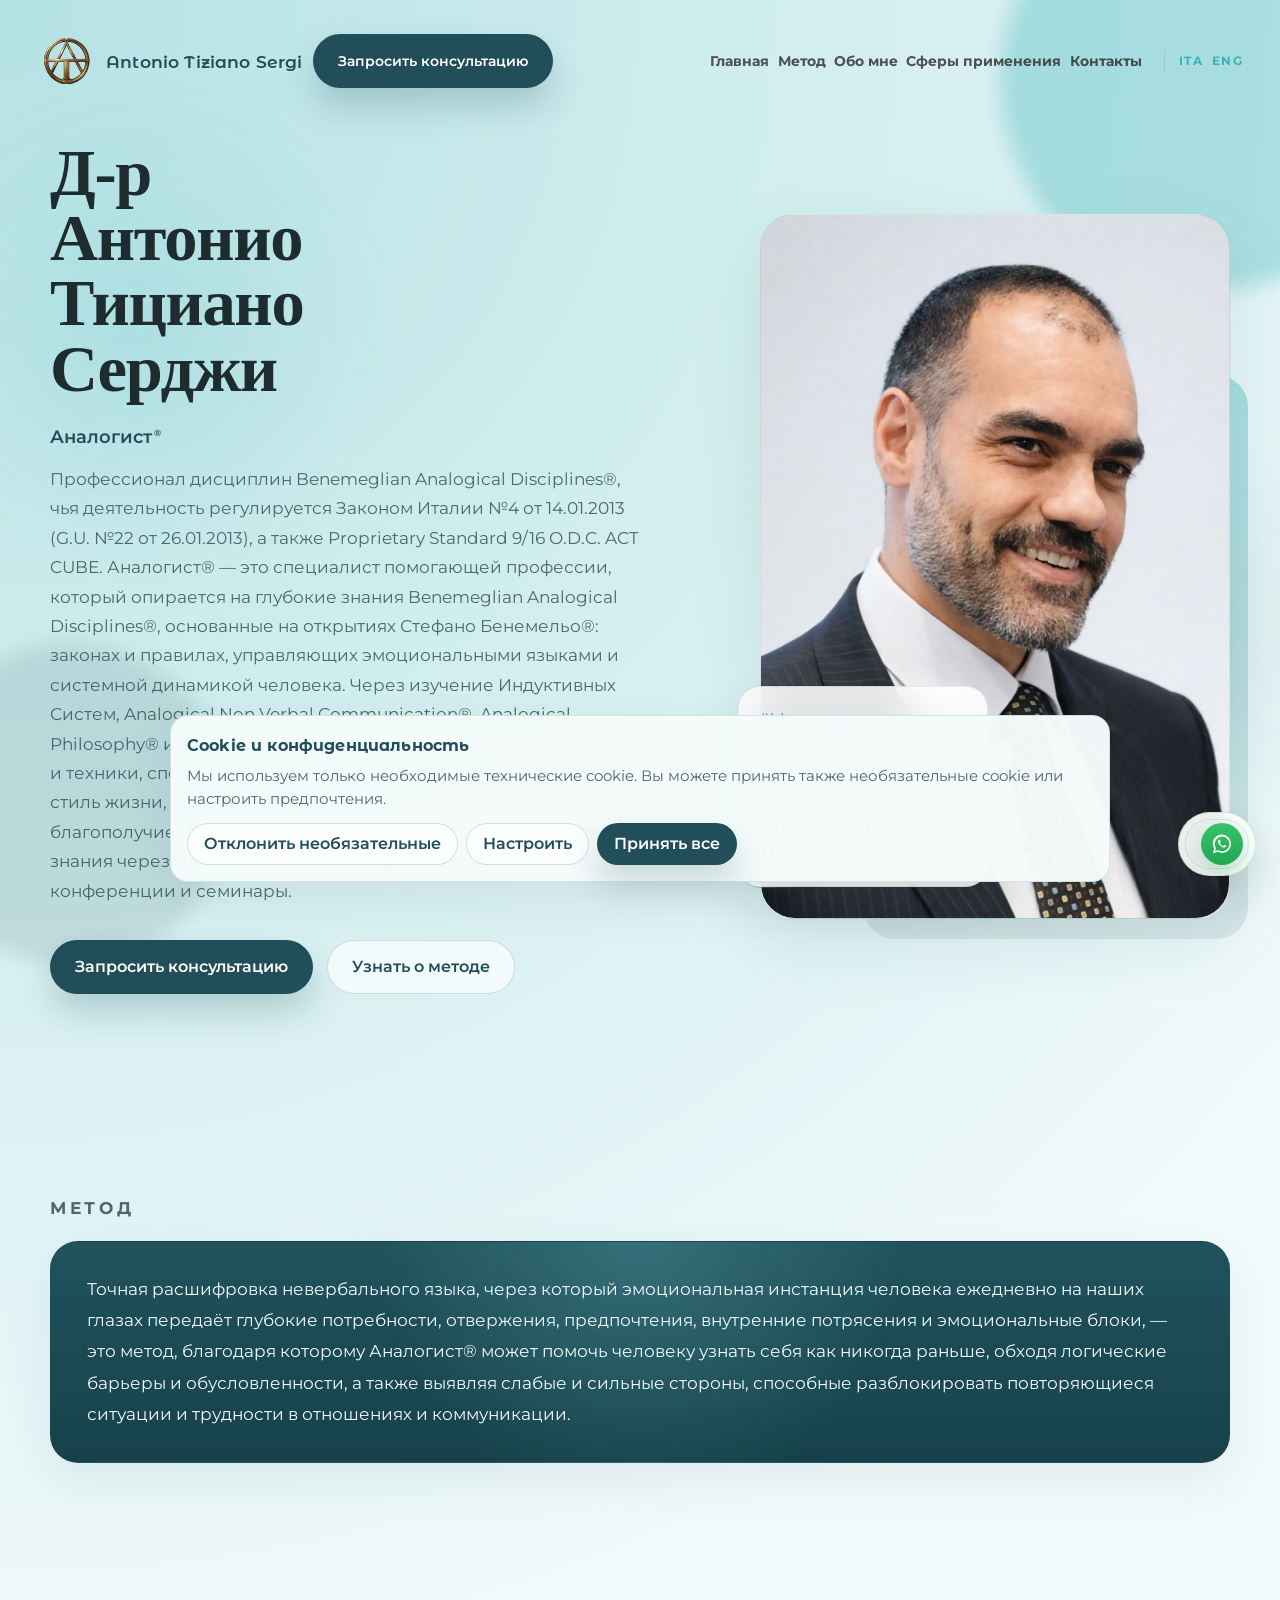
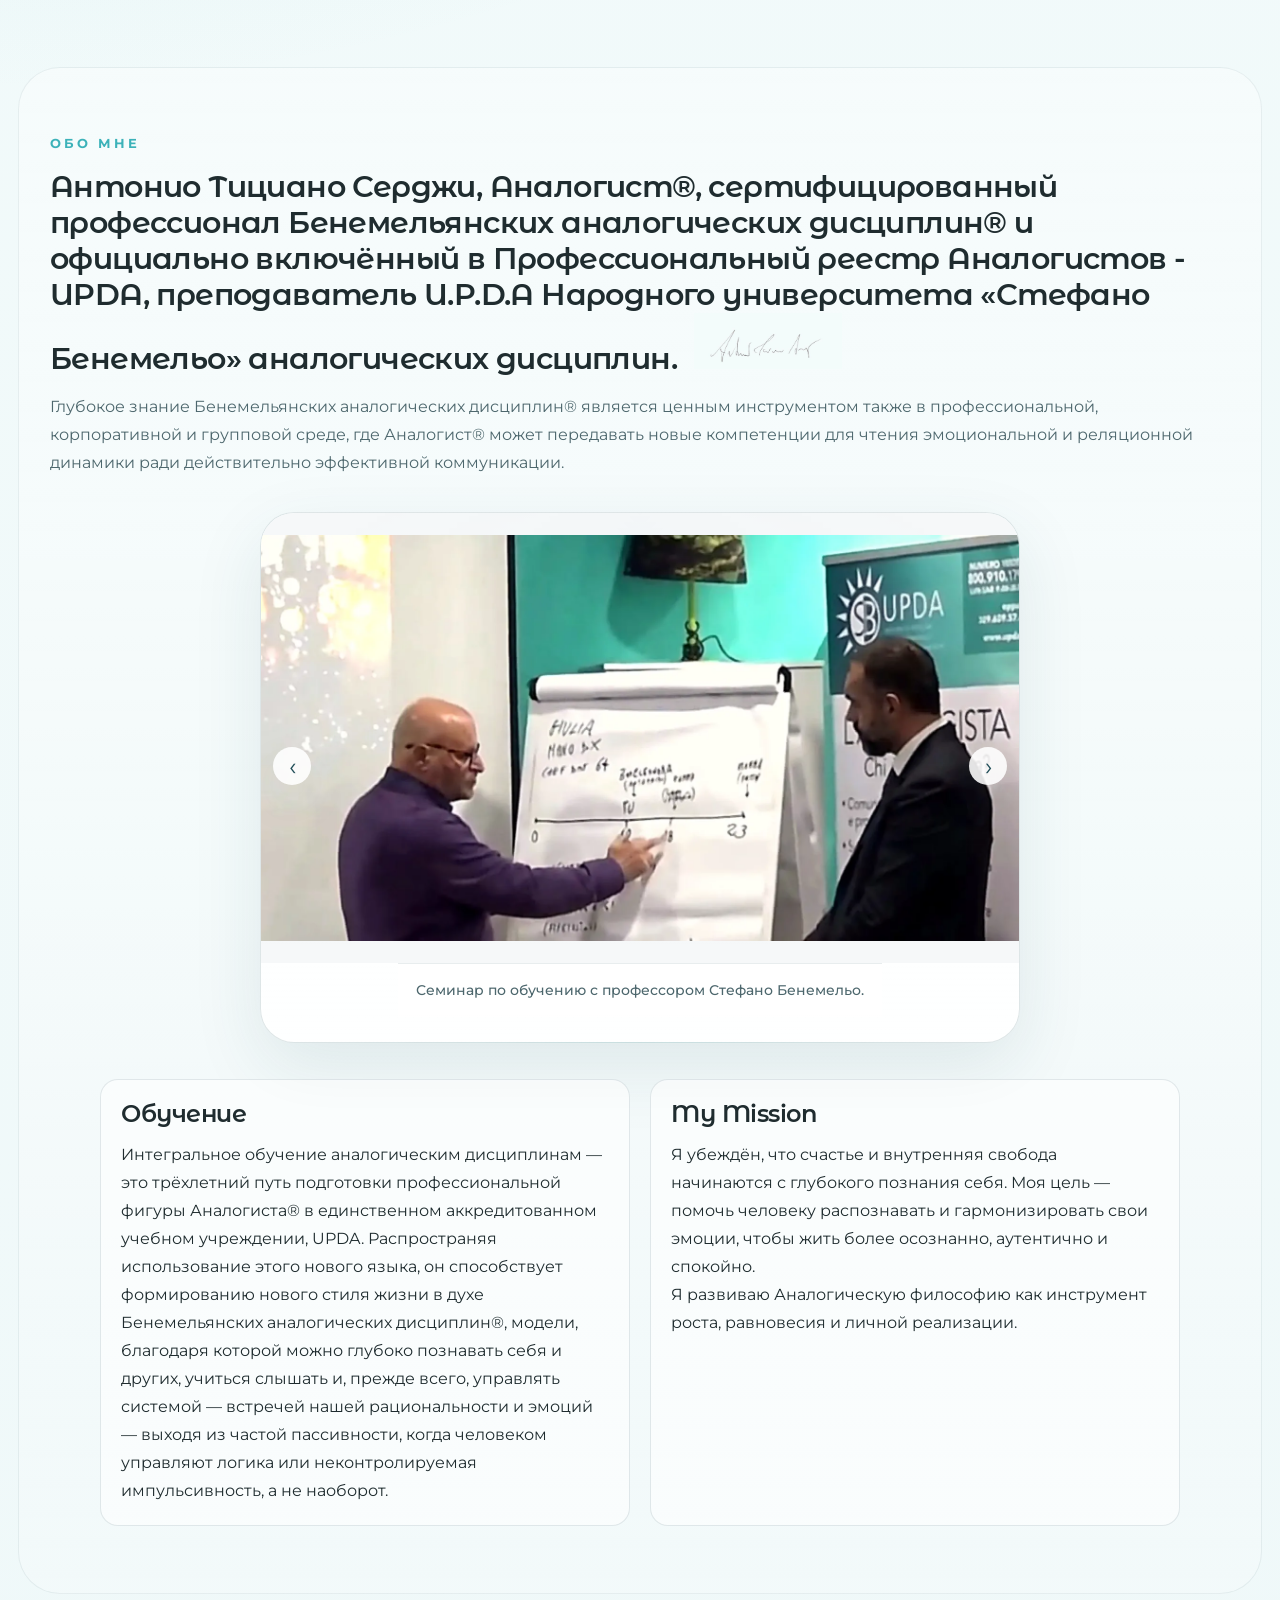
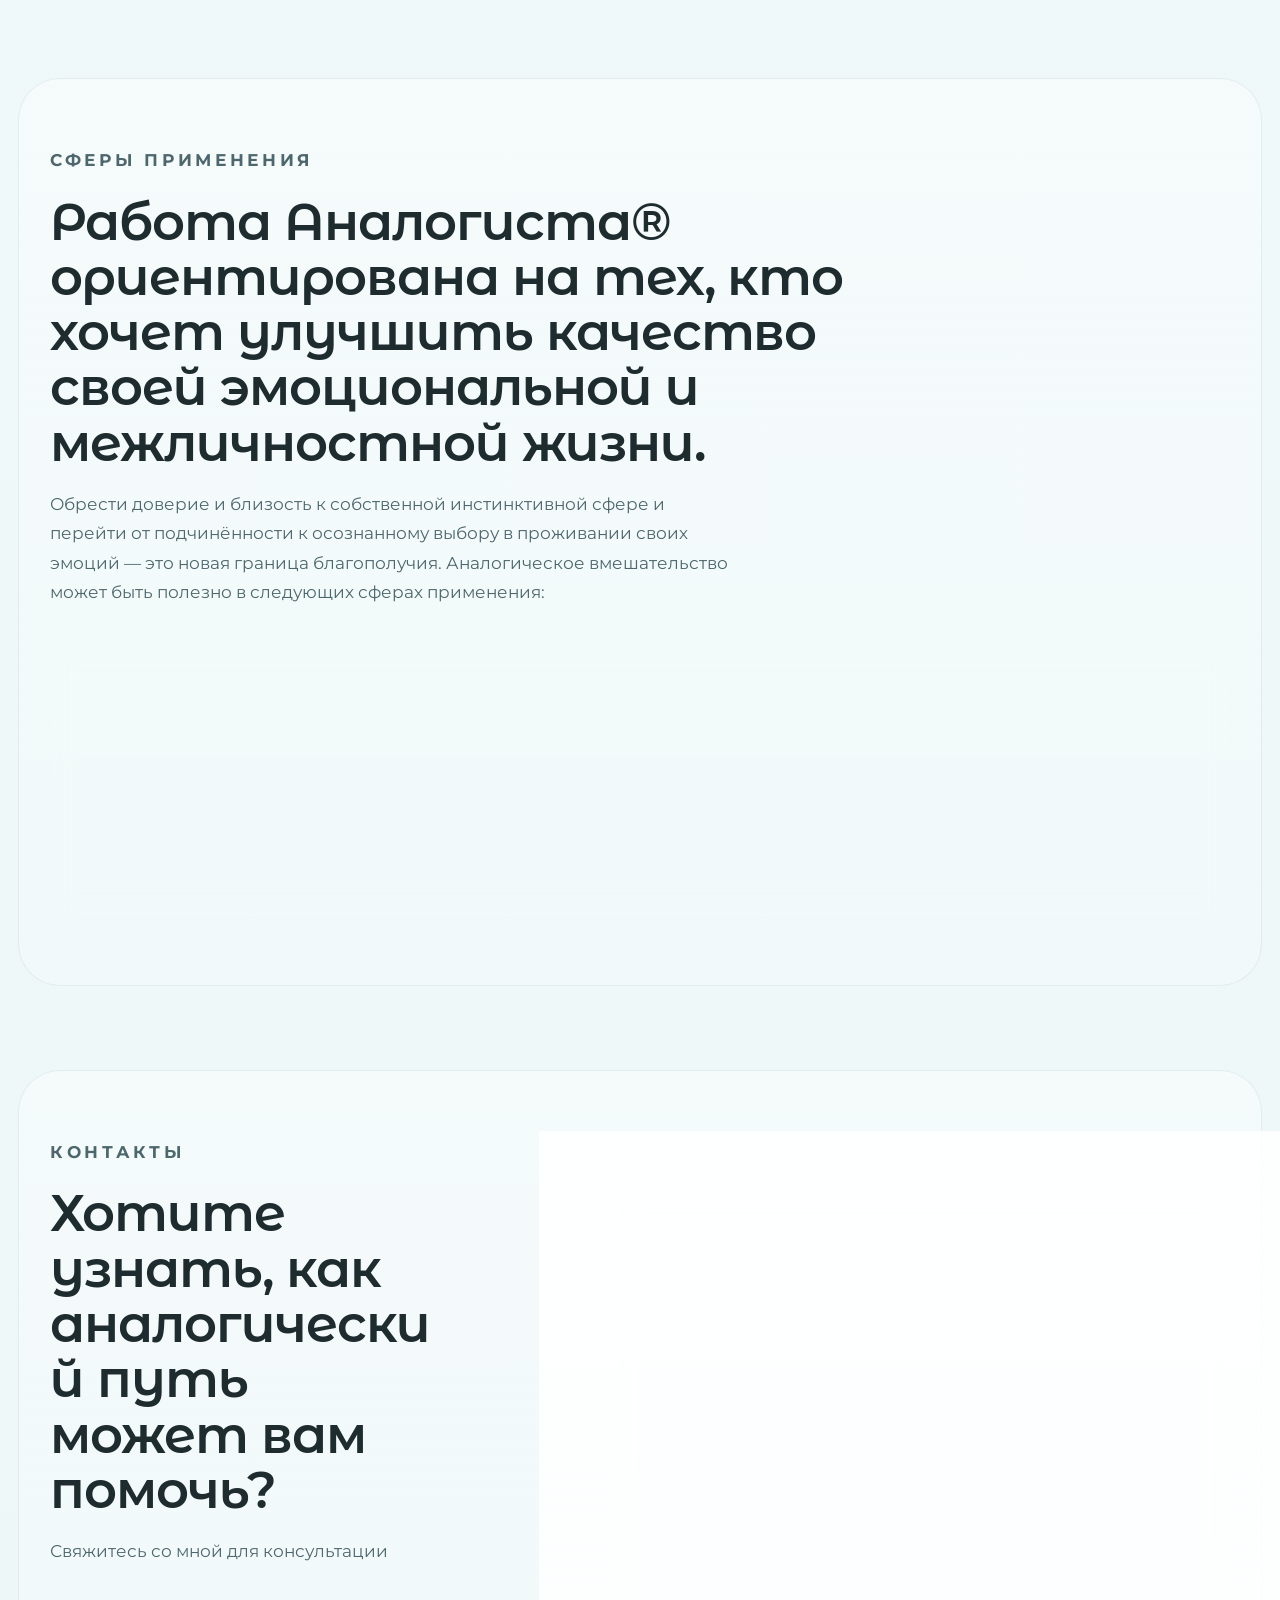
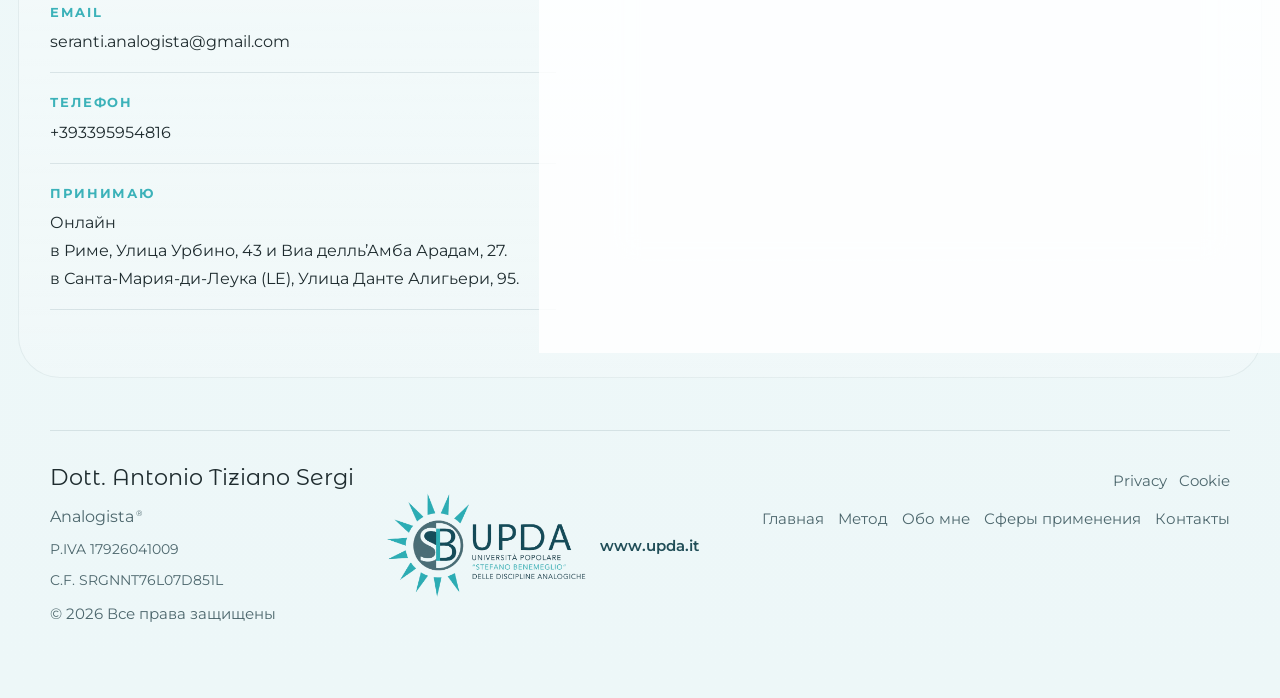
<file: index-ru.html>
<!DOCTYPE html>
<html lang="ru">
  <head>
    <meta charset="UTF-8" />
    <meta name="viewport" content="width=device-width, initial-scale=1, maximum-scale=5, user-scalable=yes" />
    <title>
      Dott. Antonio Tiziano Sergi | Аналогист-консультант
    </title>
    <meta
      name="description"
      content="Профессиональный сайт доктора Антонио Тициано Серджи, консультанта по аналогическим дисциплинам. Путь наблюдения, понимания и внутреннего баланса."
    />
    <meta
      name="keywords"
      content="Antonio Tiziano Sergi, scienza analogista, consulente analogista, consulenza analogica, percorso di riequilibrio, interpretazione simbolica"
    />
    <meta name="author" content="Dott. Antonio Tiziano Sergi" />
    <meta name="theme-color" content="#556b63" />
    <link rel="icon" type="image/png" sizes="512x512" href="assets/images/favicon.png" />
    <link rel="apple-touch-icon" sizes="180x180" href="assets/images/favicon-apple-touch.png" />
    <meta property="og:type" content="website" />
    <meta
      property="og:title"
      content="Dott. Antonio Tiziano Sergi | Аналогист-консультант"
    />
    <meta
      property="og:description"
      content="Uno spazio di osservazione, comprensione e trasformazione, dedicato a chi desidera dare significato profondo alla propria esperienza."
    />
    <meta property="og:locale" content="ru_RU" />
    <meta property="og:image" content="assets/images/favicon.png" />
    <meta
      property="og:image:alt"
      content="Logo di Antonio Tiziano Sergi analogista professionista nelle discipline analogiche"
    />
    <link rel="preconnect" href="https://fonts.googleapis.com" />
    <link rel="preconnect" href="https://fonts.gstatic.com" crossorigin />
    <link
      href="https://fonts.googleapis.com/css2?family=Montserrat:wght@400;500;600;700&family=Montserrat+Alternates:wght@500;600;700&display=swap"
      rel="stylesheet"
    />
    <link rel="stylesheet" href="style.css" />
        <script type="application/ld+json">
      {
        "@context": "https://schema.org",
        "@type": "Person",
        "name": "Dott. Antonio Tiziano Sergi",
        "jobTitle": "Analogista®",
        "description": "Professionista certificato delle Discipline Analogiche specializzato in percorsi di osservazione, interpretazione e riequilibrio personale",
        "image": "https://www.antoniotizianosergi.it/assets/images/specialista-analogistica-consulenza-scienza-analogica.webp",
        "address": [
          {
            "@type": "PostalAddress",
            "streetAddress": "Via Urbino, 43",
            "addressLocality": "Roma",
            "postalCode": "00182",
            "addressCountry": "IT"
          },
          {
            "@type": "PostalAddress",
            "streetAddress": "Via dell'Amba Aradam, 27",
            "addressLocality": "Roma",
            "postalCode": "00184",
            "addressCountry": "IT"
          },
          {
            "@type": "PostalAddress",
            "streetAddress": "Via Dante Alighieri, 95",
            "addressLocality": "Santa Maria di Leuca, Lecce",
            "addressRegion": "Lecce, Puglia",
            "postalCode": "73040",
            "addressCountry": "IT"
          }
        ],
        "email": "seranti.analogista@gmail.com",
        "telephone": "+393395954816",
        "url": "https://www.antoniotizianosergi.it"
      }
    </script>
  </head>
  <body>
    <a class="skip-link" href="#contenuto">Перейти к основному содержанию</a>

    <header class="site-header" id="home">
      <nav class="navbar">
        <a class="brand" href="#home" aria-label="На главную">
          <figure class="brand-figure">
            <img
              class="brand-logo"
              src="assets/images/logo-antonio-tiziano-sergi-analogista.webp"
              alt="Logo di Antonio Tiziano Sergi analogista esperto nella scienza analogica"
              loading="eager"
              decoding="async"
              aria-describedby="brand-caption-home-it"
            />
            <figcaption class="visually-hidden" id="brand-caption-home-it">Antonio Tiziano Sergi analogista specialista nella scienza analogica</figcaption>
          </figure>
          <span class="brand-name" aria-hidden="true">Antonio Tiziano Sergi</span>
        </a>

        <button
          class="button button-primary nav-cta"
          type="button"
          data-open-modal="booking-modal"
        >
          Запросить консультацию
        </button>

        <div class="nav-actions">
          <button
            class="menu-toggle"
            type="button"
            aria-expanded="false"
            aria-controls="nav-menu"
            aria-label="Открыть меню навигации"
          >
            <span></span>
            <span></span>
            <span></span>
          </button>

          <div class="nav-menu" id="nav-menu">
            <a href="#home">Главная</a>
            <a href="#metodo">Метод</a>
            <a href="#chi-sono">Обо мне</a>
            <a href="#servizi">Сферы применения</a>
            <a href="#contatti">Контакты</a>
          </div>

          <div class="language-switch" aria-label="Доступные языки">
            <a href="index.html" lang="it">ITA</a>
            <a href="index-en.html" lang="en">ENG</a>
          </div>
        </div>
      </nav>

      <section class="hero section">
        <div class="hero-copy" data-reveal="up">
          <h1>Д-р Антонио Тициано Серджи</h1>
          <p class="hero-role">
            Аналогист<span class="registered-mark" aria-hidden="true">®</span>
          </p>
          <p class="hero-text">
            Профессионал дисциплин Benemeglian Analogical Disciplines®, чья
            деятельность регулируется Законом Италии №4 от 14.01.2013
            (G.U. №22 от 26.01.2013), а также Proprietary Standard 9/16 O.D.C.
            ACT CUBE. Аналогист® — это специалист помогающей профессии, который
            опирается на глубокие знания Benemeglian Analogical Disciplines®,
            основанные на открытиях Стефано Бенемельо®: законах и правилах,
            управляющих эмоциональными языками и системной динамикой человека.
            Через изучение Индуктивных Систем, Analogical Non Verbal
            Communication®, Analogical Philosophy® и Fisionanalogy®, Аналогист®
            передаёт инструменты и техники, способные формировать
            революционный и здоровый стиль жизни, ориентированный на глубокое и
            устойчивое благополучие. Аналогист® также распространяет
            аналогические знания через курсы и образовательные инициативы,
            конференции и семинары.
          </p>
          <div class="hero-actions">
            <button
              class="button button-primary"
              type="button"
              data-open-modal="booking-modal"
            >
              Запросить консультацию
            </button>
            <a class="button button-secondary" href="#metodo"
              >Узнать о методе</a
            >
          </div>
        </div>

        <div class="hero-visual" data-reveal="fade">
          <div class="portrait-card">
            <figure class="portrait-placeholder portrait-photo">
              <img
                src="assets/images/specialista-analogistica-consulenza-scienza-analogica.webp"
                alt="Специалист по аналогическим дисциплинам во время профессиональной консультации"
                loading="eager"
                decoding="async"
              />
              <figcaption class="visually-hidden">
                Консультация со специалистом по аналогическим дисциплинам
              </figcaption>
            </figure>
            <div class="portrait-caption">
              <p class="rotating-quote-text">
                <span class="quote-line">“Ни один лист не падает без воли бессознательного”</span>
                <span class="quote-source">цит. Stefano Benemeglio</span>
              </p>
            </div>
          </div>
        </div>
      </section>
    </header>

    <main id="contenuto">
      <section class="section" id="metodo">
        <div class="section-intro" data-reveal="up">
          <p class="eyebrow">МЕТОД</p>
          <div class="method-highlight-card">
            <p>
              Точная расшифровка невербального языка, через который эмоциональная
              инстанция человека ежедневно на наших глазах передаёт глубокие
              потребности, отвержения, предпочтения, внутренние потрясения и
              эмоциональные блоки, — это метод, благодаря которому Аналогист®
              может помочь человеку узнать себя как никогда раньше, обходя
              логические барьеры и обусловленности, а также выявляя слабые и
              сильные стороны, способные разблокировать повторяющиеся ситуации и
              трудности в отношениях и коммуникации.
            </p>
          </div>
        </div>
      </section>

      <section class="section section-toned" id="chi-sono">
        <div class="about-heading" data-reveal="up">
          <p class="eyebrow">Обо мне</p>
          <div class="about-heading-content">
            <h2>
              Антонио Тициано Серджи, Аналогист®, сертифицированный
              профессионал Бенемельянских аналогических дисциплин® и
              официально включённый в Профессиональный реестр Аналогистов -
              <a href="https://upda.it/elenco-professionale-degli-analogisti/" target="_blank" rel="noopener noreferrer">UPDA</a>,
              преподаватель
              <a href="https://upda.it" target="_blank" rel="noopener noreferrer">U.P.D.A</a>
              Народного университета «Стефано Бенемельо» аналогических
              дисциплин.
              <figure class="signature-inline">
                <img
                  src="assets/images/firma-tiziano-antonio-sergi.jpg"
                  alt="Подпись Антонио Тициано Серджи, используемая как графический элемент сайта или документов"
                  loading="lazy"
                  decoding="async"
                />
                <figcaption class="visually-hidden">
                  Подпись Антонио Тициано Серджи как визуальный элемент для персонального или профессионального онлайн-представления.
                </figcaption>
              </figure>
            </h2>
            <p>
              Глубокое знание Бенемельянских аналогических дисциплин® является
              ценным инструментом также в профессиональной, корпоративной и
              групповой среде, где Аналогист® может передавать новые
              компетенции для чтения эмоциональной и реляционной динамики ради
              действительно эффективной коммуникации.
            </p>
          </div>
        </div>

        <div class="about-layout">
          <div class="about-visual" data-reveal="fade">
            <div class="about-carousel portrait-secondary" data-carousel>
              <button
                class="carousel-control carousel-control-prev"
                type="button"
                aria-label="Предыдущее изображение"
                data-carousel-prev
              >
                &#8249;
              </button>

              <div class="about-carousel-viewport">
                <div class="about-carousel-track">
                  <figure class="about-carousel-slide">
                    <img
                      src="assets/images/formazione-analogistica-seminario-antonio-tiziano-sergi.webp"
                      alt="Seminario di formazione in analogistica con Antonio Tiziano Sergi durante spiegazione su lavagna"
                      loading="lazy"
                      decoding="async"
                    />
                    <figcaption>
                      Семинар по обучению с профессором Стефано Бенемельо.
                    </figcaption>
                  </figure>

                  <figure class="about-carousel-slide">
                    <img
                      src="assets/images/certificato-hypnotist-antonio-tiziano-sergi.webp"
                      alt="Certificato professionale di Antonio Tiziano Sergi come consulting hypnotist"
                      loading="lazy"
                      decoding="async"
                    />
                    <figcaption>
                      Профессиональная сертификация как consulting hypnotist
                    </figcaption>
                  </figure>

                  <figure class="about-carousel-slide">
                    <img
                      src="assets/images/master-filosofia-analogica-antonio-tiziano-sergi.webp"
                      alt="Diploma master in filosofia analogica conseguito da Antonio Tiziano Sergi"
                      loading="lazy"
                      decoding="async"
                    />
                    <figcaption>
                      Магистерская степень по аналогической философии
                    </figcaption>
                  </figure>

                  <figure class="about-carousel-slide">
                    <img
                      src="assets/images/certificato-top-professional-antonio-tiziano-sergi.webp"
                      alt="Certificato top professional master di alta formazione Antonio Tiziano Sergi"
                      loading="lazy"
                      decoding="async"
                    />
                    <figcaption>
                      Сертификация Top Professional Master в области высшего обучения аналогическим дисциплинам
                    </figcaption>
                  </figure>

                  <figure class="about-carousel-slide">
                    <img
                      src="assets/images/titolo-analogista-antonio-tiziano-sergi.webp"
                      alt="Certificato titolo analogista Antonio Tiziano Sergi discipline analogiche"
                      loading="lazy"
                      decoding="async"
                    />
                    <figcaption>
                      Официальный титул Аналогиста
                    </figcaption>
                  </figure>

                  <figure class="about-carousel-slide">
                    <img
                      src="assets/images/certificazione-analogista-antonio-tiziano-sergi.webp"
                      alt="Certificazione ufficiale di Antonio Tiziano Sergi come analogista professionista discipline analogiche"
                      loading="lazy"
                      decoding="async"
                    />
                    <figcaption>
                      Профессиональная сертификация Аналогиста, признанная в аналогических дисциплинах
                    </figcaption>
                  </figure>

                  <figure class="about-carousel-slide">
                    <img
                      src="assets/images/stefano-benemeglio-antonio-tiziano-sergi-analogista.webp"
                      alt="Stefano Benemeglio con Antonio Tiziano Sergi analogista professionista discipline analogiche"
                      loading="lazy"
                      decoding="async"
                    />
                    <figcaption>
                      Антонио Тициано Серджи со Стефано Бенемельо в сфере аналогических дисциплин
                    </figcaption>
                  </figure>

                  <figure class="about-carousel-slide">
                    <img
                      src="assets/images/seminario-discipline-analogiche-formazione-analogista.webp"
                      alt="Seminario di formazione nelle discipline analogiche con pubblico e relatore"
                      loading="lazy"
                      decoding="async"
                    />
                    <figcaption>
                      Обучающий семинар по аналогическим дисциплинам
                    </figcaption>
                  </figure>

                  <figure class="about-carousel-slide">
                    <img
                      src="assets/images/antonio-tiziano-sergi-analogista-professionista.webp"
                      alt="Antonio Tiziano Sergi analogista professionista in contesto urbano moderno"
                      loading="lazy"
                      decoding="async"
                    />
                    <figcaption>
                      Антонио Тициано Серджи — профессиональный Аналогист
                    </figcaption>
                  </figure>

                  <figure class="about-carousel-slide">
                    <img
                      src="assets/images/stemma-araldico-simboli-storici.webp"
                      alt="Stemma araldico con sole, aquila, piramide e colonna simboli storici su sfondo colorato"
                      loading="lazy"
                      decoding="async"
                    />
                    <figcaption>
                      Геральдический герб Аналогиста
                    </figcaption>
                  </figure>
                </div>
              </div>

              <button
                class="carousel-control carousel-control-next"
                type="button"
                aria-label="Следующее изображение"
                data-carousel-next
              >
                &#8250;
              </button>

              <div class="carousel-dots" aria-label="Выбор изображения">
                <button class="carousel-dot is-active" type="button" aria-label="Перейти к изображению 1" data-carousel-dot="0"></button>
                <button class="carousel-dot" type="button" aria-label="Перейти к изображению 2" data-carousel-dot="1"></button>
                <button class="carousel-dot" type="button" aria-label="Перейти к изображению 3" data-carousel-dot="2"></button>
                <button class="carousel-dot" type="button" aria-label="Перейти к изображению 4" data-carousel-dot="3"></button>
                <button class="carousel-dot" type="button" aria-label="Перейти к изображению 5" data-carousel-dot="4"></button>
                <button class="carousel-dot" type="button" aria-label="Перейти к изображению 6" data-carousel-dot="5"></button>
                <button class="carousel-dot" type="button" aria-label="Перейти к изображению 7" data-carousel-dot="6"></button>
                <button class="carousel-dot" type="button" aria-label="Перейти к изображению 8" data-carousel-dot="7"></button>
                <button class="carousel-dot" type="button" aria-label="Перейти к изображению 9" data-carousel-dot="8"></button>
              </div>
            </div>
          </div>

          <div class="about-copy about-copy-secondary" data-reveal="up">
            <div class="about-details">
              <article>
                <h3>Обучение</h3>
                <p>
                  Интегральное обучение аналогическим дисциплинам — это
                  трёхлетний путь подготовки профессиональной фигуры
                  Аналогиста® в единственном аккредитованном учебном
                  учреждении,
                  <a href="https://upda.it" target="_blank" rel="noopener noreferrer">UPDA</a>.
                  Распространяя использование этого нового языка, он
                  способствует формированию нового стиля жизни в духе
                  Бенемельянских аналогических дисциплин®, модели, благодаря
                  которой можно глубоко познавать себя и других, учиться
                  слышать и, прежде всего, управлять системой — встречей нашей
                  рациональности и эмоций — выходя из частой пассивности, когда
                  человеком управляют логика или неконтролируемая
                  импульсивность, а не наоборот.
                </p>
              </article>

              <article>
                <h3>My Mission</h3>
                <p>
                  Я убеждён, что счастье и внутренняя свобода начинаются с
                  глубокого познания себя. Моя цель — помочь человеку
                  распознавать и гармонизировать свои эмоции, чтобы жить более
                  осознанно, аутентично и спокойно.
                </p>
                <p>
                  Я развиваю Аналогическую философию как инструмент роста,
                  равновесия и личной реализации.
                </p>
              </article>
            </div>
          </div>
        </div>
      </section>

      <section class="section section-toned" id="servizi">
        <div class="section-intro" data-reveal="up">
          <p class="eyebrow">Сферы применения</p>
          <h2>Работа Аналогиста® ориентирована на тех, кто хочет улучшить качество своей эмоциональной и межличностной жизни.</h2>
          <p>
            Обрести доверие и близость к собственной инстинктивной сфере и
            перейти от подчинённости к осознанному выбору в проживании своих
            эмоций — это новая граница благополучия. Аналогическое вмешательство
            может быть полезно в следующих сферах применения:
          </p>
        </div>

        <div class="service-grid">
          <article class="service-card service-featured service-card-dark" data-reveal="up">
            <p class="service-label">Сферы применения</p>
            <p>
              Аналогическое вмешательство может быть полезно в следующих сферах применения:
            </p>
            <ul class="service-points">
              <li>отношения с семьёй происхождения</li>
              <li>романтические и эмоциональные отношения</li>
              <li>сексуальность</li>
              <li>самореализация и работа.</li>
            </ul>
          </article>
        </div>
      </section>

      <section class="section section-toned" id="contatti">
        <div class="contact-layout">
          <div class="contact-copy" data-reveal="up">
            <p class="eyebrow">Контакты</p>
            <h2>Хотите узнать, как аналогический путь может вам помочь?</h2>
            <p>Свяжитесь со мной для консультации</p>

            <div class="contact-details">
              <p>
                <strong>Email</strong>
                <span><a href="mailto:seranti.analogista@gmail.com">seranti.analogista@gmail.com</a></span>
              </p>
              <p>
                <strong>Телефон</strong>
                <span><a href="tel:+393395954816">+393395954816</a></span>
              </p>
              <p>
                <strong>ПРИНИМАЮ</strong>
                <span>
                  Онлайн<br />
                  в Риме, Улица Урбино, 43 и Виа делль’Амба Арадам, 27.<br />
                  в Санта-Мария-ди-Леука (LE), Улица Данте Алигьери, 95.
                </span>
              </p>
            </div>
          </div>

          <form class="contact-form" data-reveal="up" data-mail-form="contatti">
            <label for="nome">Имя</label>
            <input id="nome" name="nome" type="text" placeholder="Ваше имя" />

            <label for="email">Email</label>
            <input
              id="email"
              name="email"
              type="email"
              placeholder="nome@esempio.it"
            />

            <label for="messaggio">Сообщение</label>
            <textarea
              id="messaggio"
              name="messaggio"
              rows="6"
              placeholder="Напишите ваш запрос"
            ></textarea>

            <div class="form-consent">
              <input
                id="contatti-termini"
                name="termini"
                type="checkbox"
                required
              />
              <label for="contatti-termini">
                Подтверждаю, что ознакомлен(а) и принимаю
                <button type="button" data-open-modal="privacy-modal">Конфиденциальность</button>
                e
                <button type="button" data-open-modal="cookie-modal">Cookie</button>.
              </label>
            </div>

            <button class="button button-primary" type="submit">
              Запросить консультацию
            </button>
          </form>
        </div>
      </section>
    </main>

    <div
      class="modal"
      id="booking-modal"
      aria-hidden="true"
      role="dialog"
      aria-modal="true"
      aria-labelledby="booking-modal-title"
    >
      <div class="modal-backdrop" data-close-modal></div>
      <div class="modal-panel">
        <button
          class="modal-close"
          type="button"
          aria-label="Закрыть окно записи"
          data-close-modal
        >
          <span></span>
          <span></span>
        </button>

        <div class="modal-copy">
          <p class="eyebrow">Запросить консультацию</p>
          <h2 id="booking-modal-title">Запросить первый конфиденциальный контакт</h2>
          <p>
            Заполните форму, чтобы с вами связались и согласовали первую консультацию в атмосфере внимания, деликатности и уважения к вашему запросу.
          </p>
        </div>

        <form class="contact-form modal-form" data-mail-form="prenotazione">

          <div class="form-field">
            <label for="modal-nome">Имя и фамилия</label>
            <input
              id="modal-nome"
              name="nome"
              type="text"
              placeholder="Ваше имя"
            />
          </div>

          <div class="form-field">
            <label for="modal-email">Email</label>
            <input
              id="modal-email"
              name="email"
              type="email"
              placeholder="nome@esempio.it"
            />
          </div>

          <div class="form-field">
            <label for="modal-telefono">Телефон</label>
            <input
              id="modal-telefono"
              name="telefono"
              type="tel"
              placeholder="+39"
            />
          </div>

          <div class="form-field form-field-message">
            <label for="modal-messaggio">Сообщение</label>
            <textarea
              id="modal-messaggio"
              name="messaggio"
              rows="5"
              placeholder="Кратко опишите ваш запрос"
            ></textarea>
          </div>

          <div class="form-consent">
            <input
              id="modal-termini"
              name="termini"
              type="checkbox"
              required
            />
            <label for="modal-termini">
              Подтверждаю, что ознакомлен(а) и принимаю
              <button type="button" data-open-modal="privacy-modal">Конфиденциальность</button>
              e
              <button type="button" data-open-modal="cookie-modal">Cookie</button>.
            </label>
          </div>

          <button class="button button-primary" type="submit">
            Запросить консультацию
          </button>
        </form>
      </div>
    </div>

    <div
      class="modal"
      id="thankyou-modal"
      aria-hidden="true"
      role="dialog"
      aria-modal="true"
      aria-labelledby="thankyou-modal-title"
    >
      <div class="modal-backdrop" data-close-modal></div>
      <div class="modal-panel">
        <button
          class="modal-close"
          type="button"
          aria-label="Закрыть окно благодарности"
          data-close-modal
        >
          <span></span>
          <span></span>
        </button>
        <div class="legal-modal-content">
          <p class="eyebrow">Сообщение отправлено</p>
          <h2 id="thankyou-modal-title">Спасибо за ваш запрос</h2>
          <p>
            Благодарю за обращение. В ближайшее время с вами свяжутся для первичного ответа и согласования следующих шагов.
          </p>
        </div>
      </div>
    </div>

    <div
      class="modal"
      id="privacy-modal"
      aria-hidden="true"
      role="dialog"
      aria-modal="true"
      aria-labelledby="privacy-modal-title"
    >
      <div class="modal-backdrop" data-close-modal></div>
      <div class="modal-panel">
        <button class="modal-close" type="button" aria-label="Закрыть окно политики конфиденциальности" data-close-modal>
          <span></span>
          <span></span>
        </button>
        <div class="legal-modal-content">
          <p class="eyebrow">Конфиденциальность</p>
          <h2 id="privacy-modal-title">Политика конфиденциальности</h2>
          <p>
            В соответствии с Регламентом ЕС 2016/679 (GDPR) данная политика
            описывает обработку персональных данных, собираемых через этот сайт.
          </p>
          <h3>Оператор персональных данных</h3>
          <p>
            Dott. Antonio Tiziano Sergi<br />
            Email: <a href="mailto:seranti.analogista@gmail.com">seranti.analogista@gmail.com</a><br />
            Телефон: <a href="tel:+393395954816">+39 339 595 4816</a><br />
            P.IVA 17926041009 - C.F. SRGNNT76L07D851L
          </p>
          <h3>Категории обрабатываемых данных</h3>
          <p>
            Имя, email, телефон и иные сведения, добровольно указанные
            пользователем в контактных формах.
          </p>
          <h3>Цели и правовые основания обработки</h3>
          <p>
            Данные обрабатываются исключительно для:
          </p>
          <ul>
            <li>обратной связи с пользователем, отправившим запрос;</li>
            <li>предоставления информации о профессиональных услугах;</li>
            <li>организации и согласования возможных консультаций.</li>
          </ul>
          <p>
            Правовым основанием является выполнение преддоговорных мер по
            запросу субъекта данных (ст. 6(1)(b) GDPR), а при необходимости —
            согласие субъекта данных (ст. 6(1)(a) GDPR).
          </p>
          <h3>Порядок обработки</h3>
          <p>
            Обработка осуществляется с использованием электронных средств и
            адекватных мер безопасности с соблюдением принципов законности,
            минимизации и конфиденциальности.
          </p>
          <h3>Срок хранения данных</h3>
          <p>
            Данные хранятся в течение срока, необходимого для обработки запроса
            и последующих информационных контактов, если иное не предусмотрено
            законодательством.
          </p>
          <h3>Передача третьим лицам</h3>
          <p>
            Данные не публикуются и не распространяются. Они могут обрабатываться
            техническими поставщиками, назначенными обработчиками в соответствии
            со ст. 28 GDPR (например, хостинг, email), только в необходимых
            пределах.
          </p>
          <h3>Права субъекта данных</h3>
          <p>
            Субъект данных вправе реализовать права, предусмотренные ст. 15-22
            GDPR (доступ, исправление, удаление, ограничение, возражение,
            переносимость), написав на
            <a href="mailto:seranti.analogista@gmail.com">seranti.analogista@gmail.com</a>.
            Также можно подать жалобу в уполномоченный орган по защите
            персональных данных.
          </p>
          <h3>Обновления</h3>
          <p>
            Настоящая политика может обновляться в связи с правовыми или
            техническими изменениями.
          </p>
        </div>
      </div>
    </div>

    <div
      class="modal"
      id="cookie-modal"
      aria-hidden="true"
      role="dialog"
      aria-modal="true"
      aria-labelledby="cookie-modal-title"
    >
      <div class="modal-backdrop" data-close-modal></div>
      <div class="modal-panel">
        <button class="modal-close" type="button" aria-label="Закрыть окно cookie" data-close-modal>
          <span></span>
          <span></span>
        </button>
        <div class="legal-modal-content">
          <p class="eyebrow">Cookie</p>
          <h2 id="cookie-modal-title">Политика использования cookie</h2>
          <p>
            Этот раздел описывает использование cookie в соответствии с
            Директивой ePrivacy, GDPR и применимыми разъяснениями регулятора.
          </p>
          <h3>Технические cookie</h3>
          <p>
            Всегда активны и необходимы для работы сайта (навигация,
            безопасность, базовые настройки).
          </p>
          <h3>Аналитические и маркетинговые cookie</h3>
          <p>
            Активируются только после согласия пользователя. Без согласия
            остаются отключёнными.
          </p>
          <h3>Управление настройками cookie</h3>
          <form class="cookie-settings-form" data-cookie-settings-form>
            <label class="cookie-option">
              <input type="checkbox" checked disabled />
              <span>
                <strong>Технические (всегда активны)</strong><br />
                Необходимы для функционирования сайта.
              </span>
            </label>
            <label class="cookie-option">
              <input type="checkbox" name="cookie_analytics" data-cookie-toggle="analytics" />
              <span>
                <strong>Аналитические</strong><br />
                Используются для агрегированной статистики и улучшения контента.
              </span>
            </label>
            <label class="cookie-option">
              <input type="checkbox" name="cookie_marketing" data-cookie-toggle="marketing" />
              <span>
                <strong>Маркетинговые / сторонние</strong><br />
                Используются возможными интегрированными внешними сервисами.
              </span>
            </label>
            <div class="cookie-settings-actions">
              <button type="button" class="button button-secondary" data-cookie-action="reject-optional">
                Отклонить необязательные
              </button>
              <button type="button" class="button button-secondary" data-cookie-action="accept-all">
                Принять все
              </button>
              <button type="button" class="button button-primary" data-cookie-action="save-settings">
                Сохранить настройки
              </button>
            </div>
          </form>
          <p>
            Вы можете в любой момент изменить настройки, снова открыв этот
            раздел из футера.
          </p>
        </div>
      </div>
    </div>

    <div
      class="cookie-banner"
      id="cookie-consent-banner"
      role="dialog"
      aria-live="polite"
      aria-label="Настройки cookie"
      aria-hidden="true"
    >
      <div class="cookie-banner-content">
        <p class="cookie-banner-title">Cookie и конфиденциальность</p>
        <p class="cookie-banner-text">
          Мы используем только необходимые технические cookie. Вы можете
          принять также необязательные cookie или настроить предпочтения.
        </p>
        <div class="cookie-banner-actions">
          <button type="button" class="button button-secondary" data-cookie-action="reject-optional">
            Отклонить необязательные
          </button>
          <button type="button" class="button button-secondary" data-cookie-action="open-settings">
            Настроить
          </button>
          <button type="button" class="button button-primary" data-cookie-action="accept-all">
            Принять все
          </button>
        </div>
      </div>
    </div>

    <footer class="site-footer">
      <div class="footer-top">
        <div class="footer-brand-block">
          <div class="footer-brand-main">
            <div class="footer-brand-text">
              <p class="footer-name">Dott. Antonio Tiziano Sergi</p>
              <p class="footer-role">Analogista<span class="registered-mark" aria-hidden="true">®</span></p>
              <p class="footer-fiscal">P.IVA 17926041009</p>
              <p class="footer-fiscal">C.F. SRGNNT76L07D851L</p>
              <p class="footer-copy">© 2026 Все права защищены</p>
            </div>
            <a
              class="upda-badge"
              href="https://www.upda.it"
              target="_blank"
              rel="noopener noreferrer"
              aria-label="Visita il sito UPDA"
            >
              <img
                src="assets/images/upda-logo.png"
                alt="Logo UPDA Università Popolare delle Discipline Analogiche"
                loading="lazy"
                decoding="async"
              />
              <span>www.upda.it</span>
            </a>
          </div>
        </div>

        <div class="footer-meta">
          <div class="footer-legal">
            <button type="button" data-open-modal="privacy-modal">Privacy</button>
            <button type="button" data-open-modal="cookie-modal">Cookie</button>
          </div>
          <nav class="footer-quicklinks" aria-label="Быстрые ссылки">
            <a href="#home">Главная</a>
            <a href="#metodo">Метод</a>
            <a href="#chi-sono">Обо мне</a>
            <a href="#servizi">Сферы применения</a>
            <a href="#contatti">Контакты</a>
          </nav>
        </div>
      </div>
    </footer>

    <a
      class="whatsapp-float"
      href="https://wa.me/393395954816"
      target="_blank"
      rel="noopener noreferrer"
      aria-label="Contatta su WhatsApp"
    >
      <span class="whatsapp-pulse" aria-hidden="true"></span>
      <span class="whatsapp-label">WhatsApp</span>
      <span class="whatsapp-icon" aria-hidden="true">
        <svg viewBox="0 0 24 24">
          <path
            d="M19.1 4.9A9.8 9.8 0 0 0 3.6 16.8L2 22l5.4-1.5a9.8 9.8 0 0 0 4.6 1.2h.1A9.9 9.9 0 0 0 22 11.8a9.7 9.7 0 0 0-2.9-6.9ZM12.1 20a8 8 0 0 1-4.1-1.1l-.3-.2-3.2.9.9-3.1-.2-.3A8 8 0 1 1 20 11.8 8.1 8.1 0 0 1 12.1 20Zm4.4-6c-.2-.1-1.4-.7-1.6-.8-.2-.1-.4-.1-.5.1l-.8 1c-.1.2-.3.2-.5.1a6.7 6.7 0 0 1-3.3-2.9c-.2-.2 0-.4.1-.5l.4-.5.3-.5a.4.4 0 0 0 0-.5l-.8-1.9c-.1-.3-.3-.3-.5-.3h-.4a.8.8 0 0 0-.6.3 2.5 2.5 0 0 0-.8 1.9 4.3 4.3 0 0 0 .9 2.3 9.8 9.8 0 0 0 3.8 3.4 12.9 12.9 0 0 0 1.3.5 3.1 3.1 0 0 0 1.4.1 2.3 2.3 0 0 0 1.5-1 1.8 1.8 0 0 0 .1-1c-.1 0-.3-.1-.5-.2Z"
          />
        </svg>
      </span>
    </a>

    <script src="script.js"></script>
  </body>
</html>
</file>
<file: style.css>
:root {
  --bg: #f3fbfb;
  --bg-soft: #eaf6f7;
  --bg-deep: #d9eef0;
  --surface: rgba(255, 255, 255, 0.68);
  --surface-strong: rgba(255, 255, 255, 0.84);
  --primary: #214e58;
  --secondary: #3cb2b9;
  --accent: #82d9de;
  --text: #1f2c2f;
  --muted: #4d676d;
  --border: rgba(33, 78, 88, 0.14);
  --shadow: 0 24px 70px rgba(33, 78, 88, 0.10);
  --shadow-soft: 0 18px 48px rgba(33, 78, 88, 0.08);
  --radius: 28px;
  --radius-sm: 18px;
  --container: min(1180px, calc(100% - 48px));
  --transition: 280ms ease;
}

*,
*::before,
*::after {
  box-sizing: border-box;
}

html {
  scroll-behavior: smooth;
  -webkit-text-size-adjust: 100%;
}

body {
  margin: 0;
  font-family: "Montserrat", sans-serif;
  background:
    radial-gradient(circle at top left, rgba(60, 178, 185, 0.34), transparent 30%),
    linear-gradient(180deg, #f3fbfb 0%, #edf7f8 100%);
  color: var(--text);
  line-height: 1.75;
  -webkit-font-smoothing: antialiased;
  text-rendering: optimizeLegibility;
  position: relative;
  overflow-x: clip;
  overflow-wrap: break-word;
}

html,
body {
  max-width: 100%;
  overflow-x: hidden;
}

body::before,
body::after {
  content: "";
  position: fixed;
  border-radius: 999px;
  pointer-events: none;
  z-index: -2;
  filter: blur(24px);
  opacity: 0.6;
}

body::before {
  width: 38vw;
  height: 38vw;
  min-width: 320px;
  min-height: 320px;
  top: 10vh;
  left: -8vw;
  background: radial-gradient(circle, rgba(60, 178, 185, 0.26) 0%, rgba(60, 178, 185, 0.08) 45%, transparent 72%);
  animation: ambient-drift-one 22s ease-in-out infinite alternate;
}

body::after {
  width: 34vw;
  height: 34vw;
  min-width: 280px;
  min-height: 280px;
  right: -6vw;
  bottom: 6vh;
  background: radial-gradient(circle, rgba(33, 78, 88, 0.18) 0%, rgba(33, 78, 88, 0.06) 46%, transparent 74%);
  animation: ambient-drift-two 26s ease-in-out infinite alternate;
}

body.inner-page::before {
  top: 16vh;
  left: -10vw;
}

body.inner-page::after {
  right: -8vw;
  bottom: 12vh;
}

img {
  max-width: 100%;
  display: block;
}

a {
  color: inherit;
  text-decoration: none;
}

button,
input,
textarea {
  font: inherit;
}

.skip-link {
  position: absolute;
  left: 16px;
  top: -48px;
  padding: 10px 16px;
  background: var(--primary);
  color: #fff;
  border-radius: 999px;
  z-index: 1000;
}

.skip-link:focus {
  top: 16px;
}

.visually-hidden {
  position: absolute;
  width: 1px;
  height: 1px;
  padding: 0;
  margin: -1px;
  overflow: hidden;
  clip: rect(0, 0, 0, 0);
  white-space: nowrap;
  border: 0;
}

.site-header {
  min-height: 100vh;
  position: relative;
  overflow: clip;
}

.site-header::before,
.site-header::after {
  content: "";
  position: absolute;
  border-radius: 999px;
  filter: blur(10px);
  pointer-events: none;
}

.site-header::before {
  width: 420px;
  height: 420px;
  top: -130px;
  right: -140px;
  background: rgba(60, 178, 185, 0.34);
}

.site-header::after {
  width: 320px;
  height: 320px;
  left: -90px;
  bottom: 120px;
  background: rgba(33, 78, 88, 0.13);
}

.navbar {
  width: min(1240px, calc(100% - 40px));
  position: fixed;
  top: 20px;
  left: 50%;
  transform: translateX(-50%);
  display: flex;
  align-items: center;
  justify-content: flex-start;
  gap: 10px;
  padding: 12px 16px 12px 10px;
  border-radius: 999px;
  z-index: 100;
  transition:
    background var(--transition),
    box-shadow var(--transition),
    padding var(--transition),
    top var(--transition);
}

.navbar.is-scrolled {
  top: 14px;
  padding: 10px 14px 10px 8px;
  background: rgba(245, 244, 241, 0.92);
  backdrop-filter: blur(18px);
  box-shadow: 0 12px 32px rgba(50, 55, 50, 0.08);
  border: 1px solid rgba(33, 78, 88, 0.08);
}

.brand {
  display: inline-flex;
  align-items: center;
  gap: 10px;
  min-width: 0;
  width: auto;
  height: 58px;
  flex-shrink: 0;
  overflow: visible;
  margin-left: 8px;
}

.brand-logo {
  display: block;
  width: auto;
  height: 58px;
  object-fit: contain;
  transform: scale(1);
  transform-origin: left center;
  flex-shrink: 0;
}

.brand-figure {
  margin: 0;
  flex-shrink: 0;
}

.brand-name {
  font-family: "Montserrat Alternates", sans-serif;
  font-size: 1.08rem;
  font-weight: 600;
  line-height: 1.1;
  color: var(--primary);
  letter-spacing: 0.01em;
  white-space: nowrap;
}

.nav-actions {
  display: flex;
  align-items: center;
  flex: 1;
  min-width: 0;
  margin-left: auto;
  gap: 10px;
  justify-content: flex-end;
}

.nav-cta {
  min-height: 42px;
  padding: 0 16px;
  font-size: 0.86rem;
  box-shadow: 0 14px 28px rgba(33, 78, 88, 0.16);
  flex-shrink: 0;
  margin-left: 0;
}

.nav-menu {
  display: flex;
  align-items: center;
  justify-content: flex-start;
  gap: clamp(8px, 0.65vw, 12px);
  min-width: 0;
  flex-wrap: nowrap;
  width: auto;
  padding-left: 0;
  padding-right: 0;
  overflow: visible;
  margin-left: 4px;
  flex: 0 1 auto;
}

.nav-menu a {
  font-size: 0.86rem;
  color: rgba(44, 44, 44, 0.82);
  font-weight: 700;
  position: relative;
  white-space: nowrap;
}

.nav-menu a::after {
  content: "";
  position: absolute;
  left: 0;
  bottom: -7px;
  width: 100%;
  height: 1px;
  background: var(--primary);
  transform: scaleX(0);
  transform-origin: left;
  transition: transform var(--transition);
}

.nav-menu a:hover::after,
.nav-menu a:focus-visible::after {
  transform: scaleX(1);
}

.nav-menu a.is-current {
  color: var(--primary);
  font-weight: 600;
}

.nav-menu a.is-current::after {
  transform: scaleX(1);
}

.language-switch {
  display: flex;
  align-items: center;
  gap: 8px;
  margin-left: 12px;
  padding-left: 14px;
  border-left: 1px solid rgba(33, 78, 88, 0.12);
  flex-shrink: 0;
}

.language-switch a {
  font-size: 0.78rem;
  font-weight: 700;
  letter-spacing: 0.14em;
  text-transform: uppercase;
  color: var(--secondary);
  transition: color var(--transition), transform var(--transition);
}

.language-switch a:hover,
.language-switch a:focus-visible {
  color: var(--primary);
  transform: translateY(-1px);
}

.menu-toggle {
  display: none;
  width: 48px;
  height: 48px;
  border: 0;
  border-radius: 50%;
  background: rgba(255, 255, 255, 0.76);
  box-shadow: var(--shadow-soft);
  cursor: pointer;
}

.menu-toggle span {
  display: block;
  width: 18px;
  height: 2px;
  background: var(--text);
  margin: 4px auto;
  transition: transform var(--transition), opacity var(--transition);
}

.section {
  width: var(--container);
  margin: 0 auto;
  padding: 110px 0;
}

.section-toned {
  position: relative;
}

.section-toned::before {
  content: "";
  position: absolute;
  inset: 42px -32px;
  background: linear-gradient(180deg, rgba(255, 255, 255, 0.4), rgba(255, 255, 255, 0.2));
  border: 1px solid rgba(33, 78, 88, 0.08);
  border-radius: 42px;
  z-index: -1;
}

.method-highlight-card {
  margin-top: 18px;
  width: 100%;
  max-width: 100%;
  padding: 32px 36px;
  border-radius: var(--radius);
  border: 1px solid rgba(33, 78, 88, 0.22);
  background:
    radial-gradient(circle at top, rgba(130, 217, 222, 0.22), transparent 42%),
    linear-gradient(180deg, rgba(28, 79, 90, 0.98), rgba(20, 63, 72, 0.99));
  color: #f2fcff;
  box-shadow: var(--shadow-soft);
}

.method-highlight-card p {
  margin: 0;
  color: #f2fcff !important;
  font-size: 1.2rem;
  line-height: 1.85;
  max-width: none !important;
  width: 100%;
}

#metodo .section-intro {
  max-width: 100%;
}

#metodo .section-intro > p {
  max-width: none;
}

.hero {
  display: grid;
  grid-template-columns: 1.05fr 0.95fr;
  align-items: center;
  gap: 56px;
  min-height: 100vh;
  padding-top: 140px;
  padding-bottom: 90px;
}

.site-header-inner {
  min-height: auto;
}

.site-header-inner::after {
  bottom: auto;
  top: 180px;
}

.page-hero {
  display: block;
  min-height: auto;
  padding-top: 180px;
  padding-bottom: 28px;
}

.page-hero-layout {
  display: grid;
  grid-template-columns: minmax(0, 1.2fr) minmax(320px, 0.8fr);
  gap: 42px;
  align-items: start;
}

.page-hero h1 {
  max-width: 11ch;
  font-size: clamp(3rem, 5vw, 5rem);
}

.page-hero-text {
  color: var(--muted);
  font-size: 1.05rem;
  max-width: 60ch;
}

.blog-filter-panel {
  padding: 28px;
  border-radius: 28px;
  border: 1px solid rgba(33, 78, 88, 0.1);
  background:
    radial-gradient(circle at top, rgba(60, 178, 185, 0.18), transparent 42%),
    rgba(255, 255, 255, 0.78);
  box-shadow: var(--shadow-soft);
}

.blog-filter-label {
  margin-bottom: 16px;
  font-size: 0.82rem;
  font-weight: 700;
  letter-spacing: 0.18em;
  text-transform: uppercase;
  color: var(--secondary);
}

.blog-filter-menu {
  display: grid;
  gap: 10px;
}

.blog-filter-button {
  width: 100%;
  min-height: 50px;
  padding: 0 18px;
  border-radius: 999px;
  border: 1px solid rgba(33, 78, 88, 0.12);
  background: rgba(250, 249, 246, 0.92);
  color: var(--text);
  text-align: left;
  font-weight: 600;
  cursor: pointer;
  transition:
    transform var(--transition),
    border-color var(--transition),
    background var(--transition),
    box-shadow var(--transition),
    color var(--transition);
}

.blog-filter-button:hover,
.blog-filter-button:focus-visible {
  transform: translateY(-2px);
  border-color: rgba(33, 78, 88, 0.22);
  box-shadow: 0 12px 24px rgba(58, 63, 58, 0.08);
}

.blog-filter-button.is-active {
  background: var(--primary);
  color: #fff;
  border-color: transparent;
  box-shadow: 0 14px 28px rgba(33, 78, 88, 0.18);
}

.eyebrow {
  margin: 0 0 18px;
  font-size: 0.78rem;
  font-weight: 700;
  letter-spacing: 0.22em;
  text-transform: uppercase;
  color: var(--secondary);
}

h1,
h2,
h3 {
  font-family: "Montserrat Alternates", sans-serif;
  font-weight: 600;
  letter-spacing: -0.02em;
}

h1 {
  margin: 0;
  font-size: clamp(3.4rem, 6vw, 5.8rem);
  line-height: 0.98;
  max-width: 9ch;
}

h2 {
  margin: 0 0 20px;
  font-size: clamp(2.1rem, 4vw, 3.4rem);
  line-height: 1.08;
  max-width: 12ch;
}

h3 {
  margin: 0 0 14px;
  font-size: 1.5rem;
  line-height: 1.15;
}

p {
  margin: 0;
}

.hero-role {
  margin: 20px 0 12px;
  font-size: 1.15rem;
  color: var(--primary);
  font-weight: 600;
}

.hero-copy h1 {
  font-family: "Times New Roman", Times, serif;
  font-size: clamp(3rem, 5.2vw, 5rem);
}

.registered-mark {
  font-size: 0.48em;
  vertical-align: super;
  line-height: 0;
  margin-left: 2px;
}

.hero-text,
.section-intro p,
.about-copy > p,
.cta-card p,
.contact-copy > p {
  color: var(--muted);
  font-size: 1.05rem;
  max-width: 62ch;
}

.hero-actions {
  display: flex;
  flex-wrap: wrap;
  gap: 14px;
  margin-top: 34px;
}

.button {
  display: inline-flex;
  align-items: center;
  justify-content: center;
  min-height: 54px;
  padding: 0 24px;
  border-radius: 999px;
  border: 1px solid transparent;
  font-weight: 600;
  transition:
    transform var(--transition),
    background var(--transition),
    border-color var(--transition),
    box-shadow var(--transition);
}

.button:hover,
.button:focus-visible {
  transform: translateY(-2px);
}

.button-primary {
  background: var(--primary);
  color: #fff;
  box-shadow: 0 18px 34px rgba(33, 78, 88, 0.22);
}

.button-primary:hover,
.button-primary:focus-visible {
  background: #173f47;
}

.button-secondary {
  border-color: rgba(33, 78, 88, 0.18);
  background: rgba(255, 255, 255, 0.65);
  color: var(--primary);
}

.hero-visual,
.about-visual {
  position: relative;
}

.hero-visual {
  width: 100%;
  max-width: 470px;
  justify-self: end;
}

.portrait-card,
.portrait-secondary {
  position: relative;
}

.portrait-card::before,
.about-visual::after {
  content: "";
  position: absolute;
  border-radius: 32px;
  background: linear-gradient(180deg, rgba(60, 178, 185, 0.38), rgba(33, 78, 88, 0.1));
  inset: auto;
}

.portrait-card::before {
  width: 82%;
  height: 80%;
  right: -18px;
  bottom: -20px;
  z-index: 0;
}

.about-visual::after {
  width: 85%;
  height: 88%;
  right: -18px;
  top: 30px;
  z-index: 0;
}

.portrait-placeholder {
  position: relative;
  z-index: 1;
  min-height: 0;
  aspect-ratio: 2 / 3;
  display: grid;
  place-items: center;
  text-align: center;
  padding: 24px;
  border-radius: 34px;
  border: 1px solid rgba(33, 78, 88, 0.14);
  background:
    linear-gradient(180deg, rgba(255, 255, 255, 0.42), rgba(255, 255, 255, 0.9)),
    radial-gradient(circle at top, rgba(60, 178, 185, 0.42), transparent 45%),
    linear-gradient(180deg, #d9d1c4 0%, #eef0eb 100%);
  box-shadow: var(--shadow);
  color: rgba(44, 44, 44, 0.64);
  overflow: hidden;
}

.portrait-placeholder::before {
  content: "";
  width: 58%;
  aspect-ratio: 0.8;
  border-radius: 999px 999px 28px 28px;
  border: 1px solid rgba(33, 78, 88, 0.1);
  background: rgba(255, 255, 255, 0.36);
  box-shadow: inset 0 12px 28px rgba(255, 255, 255, 0.5);
}

.portrait-placeholder span {
  position: absolute;
  bottom: 34px;
  left: 50%;
  transform: translateX(-50%);
  padding: 10px 18px;
  border-radius: 999px;
  background: rgba(255, 255, 255, 0.72);
  backdrop-filter: blur(12px);
  font-size: 0.9rem;
  letter-spacing: 0.06em;
  text-transform: uppercase;
}

.portrait-photo {
  padding: 0;
  display: block;
  margin: 0;
}

.portrait-photo::before {
  content: none;
}

.portrait-photo img {
  display: block;
  width: 100%;
  height: 100%;
  object-fit: cover;
  object-position: center top;
  border-radius: inherit;
}

.portrait-caption {
  position: absolute;
  left: -22px;
  bottom: 32px;
  z-index: 2;
  max-width: 250px;
  padding: 22px;
  background: rgba(255, 255, 255, 0.88);
  backdrop-filter: blur(18px);
  border: 1px solid rgba(33, 78, 88, 0.1);
  border-radius: 22px;
  box-shadow: var(--shadow-soft);
}

.portrait-caption p {
  font-family: "Montserrat Alternates", sans-serif;
  font-size: 1.25rem;
  line-height: 1.25;
  margin: 0;
}

.portrait-caption small {
  color: var(--muted);
}

.rotating-quote-text,
.rotating-quote-author {
  transition:
    opacity 420ms ease,
    transform 420ms ease;
}

.portrait-caption.is-switching .rotating-quote-text,
.portrait-caption.is-switching .rotating-quote-author {
  opacity: 0;
  transform: translateY(8px);
}

.quote-line {
  display: block;
  color: var(--secondary);
}

.quote-source {
  display: block;
  margin-top: 8px;
  color: var(--text);
  font-size: 0.95em;
}

.rotating-quote-author {
  display: inline-block;
  position: relative;
  padding-left: 20px;
  letter-spacing: 0.04em;
}

.rotating-quote-author::before {
  content: "";
  position: absolute;
  left: 0;
  top: 50%;
  width: 12px;
  height: 1px;
  background: rgba(33, 78, 88, 0.42);
}

.section-intro {
  max-width: 760px;
  margin-bottom: 52px;
}

.pillar-grid,
.service-grid,
.article-grid {
  display: grid;
  gap: 24px;
}

.pillar-grid {
  grid-template-columns: repeat(3, minmax(0, 1fr));
}

.pillar-card,
.service-card,
.article-card,
.faq-item,
.contact-form,
.cta-card {
  border: 1px solid var(--border);
  background: var(--surface-strong);
  backdrop-filter: blur(12px);
  box-shadow: var(--shadow-soft);
}

.pillar-card,
.service-card,
.article-card {
  padding: 32px;
  border-radius: var(--radius);
  transition:
    transform var(--transition),
    box-shadow var(--transition),
    border-color var(--transition);
}

.pillar-card:hover,
.service-card:hover,
.article-card:hover {
  transform: translateY(-6px);
  box-shadow: 0 26px 54px rgba(58, 63, 58, 0.11);
  border-color: rgba(33, 78, 88, 0.22);
}

.icon-shell {
  width: 58px;
  height: 58px;
  display: grid;
  place-items: center;
  border-radius: 18px;
  margin-bottom: 28px;
  background: rgba(33, 78, 88, 0.09);
  color: var(--primary);
  font-size: 0.88rem;
  font-weight: 700;
  letter-spacing: 0.12em;
}

.about-heading {
  max-width: 100%;
  margin-bottom: 36px;
}

.about-heading > .eyebrow {
  margin: 0 0 18px;
  font-size: 0.84rem;
  line-height: 1.2;
  font-weight: 700;
  letter-spacing: 0.22em;
  text-transform: uppercase;
  color: var(--secondary);
}

.about-heading-content {
  display: block;
}

.about-heading h2 {
  max-width: 100%;
  font-size: clamp(1.65rem, 2.35vw, 2.35rem);
  line-height: 1.2;
  text-align: left;
  margin: 0;
}

.signature-inline {
  display: inline-flex;
  align-items: baseline;
  margin-left: 10px;
  margin-block: 0;
}

.signature-inline img {
  width: clamp(108px, 11.5vw, 164px);
  height: auto;
  vertical-align: baseline;
}

.about-heading-content p {
  margin-top: 16px;
  max-width: 95ch;
  color: var(--muted);
  font-size: 1.02rem;
  line-height: 1.7;
}

.about-layout,
.contact-layout {
  display: grid;
  gap: 56px;
}

.about-layout {
  grid-template-columns: 1fr;
  align-items: start;
  gap: 28px;
}

.contact-layout {
  grid-template-columns: 0.9fr 1.1fr;
  align-items: center;
}

.portrait-secondary {
  min-height: 0;
}

.about-carousel {
  position: relative;
  z-index: 1;
  min-height: 0;
  height: auto;
  border-radius: 34px;
  border: 1px solid rgba(33, 78, 88, 0.14);
  background:
    linear-gradient(180deg, rgba(255, 255, 255, 0.58), rgba(255, 255, 255, 0.92)),
    radial-gradient(circle at top, rgba(60, 178, 185, 0.28), transparent 46%);
  box-shadow: var(--shadow);
  overflow: hidden;
}

.about-carousel-viewport {
  width: 100%;
  height: auto;
  overflow: hidden;
}

.about-carousel-track {
  display: flex;
  width: 100%;
  height: auto;
  transition: transform 420ms ease;
}

.about-carousel-slide {
  min-width: 100%;
  margin: 0;
  display: grid;
  grid-template-rows: 450px auto;
  justify-items: center;
  height: fit-content;
}

.about-carousel-slide img {
  width: 100%;
  height: 450px;
  object-fit: contain;
  object-position: center;
  margin: 0 auto;
  background: rgba(245, 248, 249, 0.88);
}

.about-carousel-slide figcaption {
  margin: 0;
  padding: 14px 18px;
  font-size: 0.88rem;
  font-weight: 500;
  color: var(--muted);
  border-top: 1px solid rgba(33, 78, 88, 0.1);
  background: rgba(255, 255, 255, 0.9);
}

.carousel-control {
  position: absolute;
  top: calc(50% - 30px);
  width: 38px;
  height: 38px;
  border: 0;
  border-radius: 50%;
  background: rgba(255, 255, 255, 0.88);
  color: var(--primary);
  font-size: 1.55rem;
  line-height: 1;
  display: grid;
  place-items: center;
  box-shadow: var(--shadow-soft);
  cursor: pointer;
  z-index: 2;
  transition: transform var(--transition), background var(--transition);
}

.carousel-control:hover,
.carousel-control:focus-visible {
  transform: translateY(-2px);
  background: rgba(255, 255, 255, 0.98);
}

.carousel-control-prev {
  left: 12px;
}

.carousel-control-next {
  right: 12px;
}

.carousel-dots {
  display: none;
}

.carousel-dot {
  width: 8px;
  height: 8px;
  border: 0;
  border-radius: 50%;
  background: rgba(33, 78, 88, 0.28);
  cursor: pointer;
  transition: transform var(--transition), background var(--transition);
}

.carousel-dot.is-active {
  background: var(--secondary);
  transform: scale(1.2);
}

.about-details {
  display: grid;
  grid-template-columns: repeat(2, minmax(0, 1fr));
  gap: 20px;
  margin-top: 8px;
  width: 100%;
  max-width: 100%;
  min-width: 0;
}

.about-details article {
  padding: 20px;
  border: 1px solid rgba(33, 78, 88, 0.12);
  border-radius: 18px;
  background: rgba(255, 255, 255, 0.56);
  min-width: 0;
  overflow-wrap: anywhere;
}

.about-copy {
  width: 100%;
  min-width: 0;
}

.about-copy-secondary {
  width: 100%;
  max-width: 100%;
  min-width: 0;
}

.about-visual {
  width: min(760px, 100%);
  margin: 0 auto;
}

.about-visual::after {
  display: none;
}

.about-section-note {
  margin-top: 18px;
  color: var(--muted);
  font-size: 1rem;
  line-height: 1.72;
  width: 100%;
  max-width: 100%;
}

.about-copy > .about-section-note {
  max-width: 100%;
}

@media (min-width: 1081px) {
  .about-copy-secondary {
    width: min(1080px, 100%);
    margin-inline: auto;
  }

  .about-section-note {
    max-width: none;
    width: 100%;
  }
}

html[lang="ru"] .about-heading-content p {
  max-width: 100%;
}

html[lang="ru"] .about-visual {
  width: 100%;
  max-width: 760px;
}

.about-more {
  margin-top: 10px;
}


.about-more summary {
  display: inline-flex;
  align-items: center;
  gap: 8px;
  cursor: pointer;
  color: var(--primary);
  font-weight: 700;
  font-size: 0.94rem;
  letter-spacing: 0.01em;
}

.about-more summary::-webkit-details-marker {
  display: none;
}

.about-more summary::after {
  content: "+";
  font-size: 1rem;
  line-height: 1;
}

.about-more[open] summary::after {
  content: "−";
}

.about-more p {
  margin-top: 12px;
}

.timeline {
  display: grid;
  grid-template-columns: repeat(4, minmax(0, 1fr));
  gap: 20px;
  position: relative;
}

.timeline-benefits {
  grid-template-columns: repeat(3, minmax(0, 1fr));
}

.timeline-benefits::before {
  display: none;
}

.timeline-benefits .timeline-step {
  padding: 0;
}

.timeline-benefits .timeline-step h3 {
  font-size: 1.12rem;
  line-height: 1.35;
  margin: 0;
}

.percorso-note {
  margin-top: 30px;
  color: var(--muted);
  font-size: 1.03rem;
  line-height: 1.75;
  max-width: 85ch;
}

.timeline::before {
  content: "";
  position: absolute;
  top: 34px;
  left: 6%;
  right: 6%;
  height: 1px;
  background: linear-gradient(90deg, rgba(33, 78, 88, 0.08), rgba(33, 78, 88, 0.3), rgba(33, 78, 88, 0.08));
}

.timeline-step {
  position: relative;
  padding: 0 14px;
}

.step-number {
  width: 68px;
  height: 68px;
  display: grid;
  place-items: center;
  margin-bottom: 24px;
  border-radius: 50%;
  background: linear-gradient(180deg, rgba(255, 255, 255, 0.94), rgba(245, 244, 241, 0.94));
  border: 1px solid rgba(33, 78, 88, 0.14);
  box-shadow: var(--shadow-soft);
  color: var(--primary);
  font-family: "Montserrat Alternates", sans-serif;
  font-size: 1.45rem;
}

.service-grid,
.article-grid {
  grid-template-columns: repeat(2, minmax(0, 1fr));
}

.service-flip-card {
  position: relative;
  min-height: 340px;
  padding: 0;
  border: 0;
  background: transparent;
  box-shadow: none;
  perspective: 1600px;
  overflow: visible;
}

.service-featured {
  grid-column: 1 / -1;
  min-height: 430px;
}

.service-featured .service-card-inner {
  min-height: 430px;
}

.service-flip-card:hover,
.service-flip-card:focus-within,
.service-flip-card:focus-visible {
  box-shadow: none;
  border-color: transparent;
}

.service-card-inner {
  position: relative;
  width: 100%;
  min-height: 340px;
  transform-style: preserve-3d;
  transition: transform 700ms cubic-bezier(0.2, 0.8, 0.2, 1);
}

.service-flip-card:hover,
.service-flip-card:focus-within,
.service-flip-card:focus-visible {
  transform: scale(1.04);
}

.service-flip-card:hover .service-card-inner,
.service-flip-card:focus-within .service-card-inner,
.service-flip-card:focus-visible .service-card-inner {
  transform: rotateY(180deg);
}

.service-face {
  position: absolute;
  inset: 0;
  display: flex;
  flex-direction: column;
  justify-content: space-between;
  gap: 16px;
  padding: 32px;
  border-radius: var(--radius);
  border: 1px solid var(--border);
  background: var(--surface-strong);
  backdrop-filter: blur(12px);
  box-shadow: var(--shadow-soft);
  backface-visibility: hidden;
}

.service-face-front {
  background:
    radial-gradient(circle at top right, rgba(60, 178, 185, 0.18), transparent 38%),
    rgba(255, 255, 255, 0.86);
}

.service-face-back {
  transform: rotateY(180deg);
  background:
    radial-gradient(circle at top, rgba(33, 78, 88, 0.14), transparent 40%),
    linear-gradient(180deg, rgba(33, 78, 88, 0.98), rgba(24, 61, 69, 0.98));
  color: #f9f7f2;
  border-color: rgba(255, 255, 255, 0.08);
}

.service-label {
  margin: 0;
  font-size: 0.8rem;
  font-weight: 700;
  letter-spacing: 0.18em;
  text-transform: uppercase;
  color: var(--secondary);
}

.service-face-back .service-label {
  color: rgba(249, 247, 242, 0.72);
}

.service-face p:not(.service-label) {
  color: var(--muted);
}

.service-face-back p:not(.service-label),
.service-face-back h3,
.service-face-back li {
  color: #f9f7f2;
}

.service-card-dark {
  padding: 32px;
  border-radius: var(--radius);
  border: 1px solid rgba(255, 255, 255, 0.12);
  background:
    radial-gradient(circle at top, rgba(60, 178, 185, 0.16), transparent 42%),
    linear-gradient(180deg, rgba(33, 78, 88, 0.98), rgba(24, 61, 69, 0.98));
  color: #f9f7f2;
  box-shadow: var(--shadow-soft);
}

.service-card-dark .service-label,
.service-card-dark h3,
.service-card-dark p,
.service-card-dark li {
  color: #f9f7f2;
}

#servizi .section-intro {
  max-width: 100%;
}

#servizi .section-intro h2 {
  max-width: 26ch;
}

.service-card-dark.service-featured {
  min-height: auto;
}

.service-points {
  margin: 0;
  padding-left: 18px;
  display: grid;
  gap: 10px;
}

.article-category {
  margin-bottom: 18px;
  font-size: 0.8rem;
  font-weight: 700;
  letter-spacing: 0.18em;
  text-transform: uppercase;
  color: var(--secondary);
}

.article-card a {
  display: inline-flex;
  margin-top: 24px;
  color: var(--primary);
  font-weight: 600;
}

.blog-grid,
.vlog-grid {
  display: grid;
  gap: 24px;
}

.blog-grid {
  grid-template-columns: 1.25fr 1fr 1fr;
}

.blog-card {
  padding: 30px;
  border-radius: 28px;
  border: 1px solid rgba(33, 78, 88, 0.1);
  background: rgba(255, 255, 255, 0.78);
  box-shadow: var(--shadow-soft);
}

.blog-card {
  display: flex;
  flex-direction: column;
  gap: 16px;
  min-height: 320px;
  transition:
    transform var(--transition),
    box-shadow var(--transition),
    border-color var(--transition);
}

.blog-card:hover,
.blog-card:focus-within {
  transform: translateY(-6px);
  box-shadow: 0 24px 52px rgba(58, 63, 58, 0.1);
  border-color: rgba(33, 78, 88, 0.2);
}

.blog-card.is-hidden {
  display: none;
}

.blog-card-featured {
  background:
    radial-gradient(circle at top, rgba(60, 178, 185, 0.18), transparent 42%),
    rgba(255, 255, 255, 0.82);
}

.blog-meta {
  margin-top: auto;
  display: flex;
  flex-wrap: wrap;
  gap: 10px;
}

.blog-meta span {
  display: inline-flex;
  align-items: center;
  min-height: 36px;
  padding: 0 14px;
  border-radius: 999px;
  background: rgba(33, 78, 88, 0.08);
  color: var(--primary);
  font-size: 0.9rem;
}

.vlog-grid {
  grid-template-columns: repeat(3, minmax(0, 1fr));
}

.vlog-card {
  border-radius: 30px;
  overflow: hidden;
  border: 1px solid rgba(33, 78, 88, 0.1);
  background: rgba(255, 255, 255, 0.8);
  box-shadow: var(--shadow-soft);
  transition:
    transform var(--transition),
    box-shadow var(--transition),
    border-color var(--transition);
}

.vlog-card:hover,
.vlog-card:focus-within {
  transform: translateY(-6px);
  box-shadow: 0 24px 52px rgba(58, 63, 58, 0.1);
  border-color: rgba(33, 78, 88, 0.18);
}

.vlog-thumb {
  position: relative;
  min-height: 220px;
  display: grid;
  place-items: center;
  background:
    radial-gradient(circle at top, rgba(60, 178, 185, 0.3), transparent 40%),
    linear-gradient(180deg, rgba(221, 227, 223, 0.92), rgba(201, 213, 206, 0.88));
}

.vlog-thumb::before {
  content: "";
  position: absolute;
  inset: 20px;
  border-radius: 22px;
  border: 1px solid rgba(255, 255, 255, 0.4);
  background: rgba(255, 255, 255, 0.16);
}

.vlog-play {
  position: relative;
  z-index: 1;
  width: 72px;
  height: 72px;
  border-radius: 50%;
  background: rgba(255, 255, 255, 0.88);
  box-shadow: 0 16px 30px rgba(58, 63, 58, 0.12);
}

.vlog-play::before {
  content: "";
  position: absolute;
  left: 50%;
  top: 50%;
  transform: translate(-38%, -50%);
  width: 0;
  height: 0;
  border-top: 10px solid transparent;
  border-bottom: 10px solid transparent;
  border-left: 16px solid var(--primary);
}

.vlog-copy {
  padding: 24px;
}

.vlog-copy h3 {
  margin-bottom: 12px;
}

.faq-list {
  display: grid;
  gap: 18px;
}

.faq-item {
  border-radius: 24px;
  overflow: hidden;
}

.faq-question {
  width: 100%;
  padding: 28px 30px;
  border: 0;
  background: transparent;
  display: flex;
  align-items: center;
  justify-content: space-between;
  gap: 20px;
  text-align: left;
  color: var(--text);
  cursor: pointer;
}

.faq-question span:first-child {
  font-family: "Montserrat Alternates", sans-serif;
  font-size: 1.35rem;
}

.faq-icon {
  width: 18px;
  height: 18px;
  position: relative;
  flex-shrink: 0;
}

.faq-icon::before,
.faq-icon::after {
  content: "";
  position: absolute;
  left: 50%;
  top: 50%;
  width: 18px;
  height: 2px;
  background: var(--primary);
  transform: translate(-50%, -50%);
  transition: transform var(--transition), opacity var(--transition);
}

.faq-icon::after {
  transform: translate(-50%, -50%) rotate(90deg);
}

.faq-item.is-open .faq-icon::after {
  opacity: 0;
  transform: translate(-50%, -50%) rotate(0deg);
}

.faq-answer {
  max-height: 0;
  overflow: hidden;
  transition: max-height 360ms ease;
}

.faq-answer p {
  padding: 0 30px 30px;
  color: var(--muted);
}

.faq-answer ul {
  padding: 0 30px 16px 48px;
  margin: 0;
  color: var(--muted);
}

.faq-answer li {
  margin-bottom: 8px;
}

.cta {
  padding-top: 40px;
  padding-bottom: 40px;
}

.cta-card {
  padding: 54px;
  border-radius: 34px;
  background:
    radial-gradient(circle at top, rgba(60, 178, 185, 0.26), transparent 40%),
    rgba(255, 255, 255, 0.78);
}

.cta-intro {
  max-width: 820px;
  margin-bottom: 34px;
}

.cta-card h2 {
  max-width: 16ch;
  margin: 0 0 18px;
}

.cta-card p {
  max-width: 62ch;
}

.meeting-grid {
  display: grid;
  grid-template-columns: repeat(2, minmax(0, 1fr));
  gap: 18px;
  margin-top: 26px;
}

.meeting-card {
  min-height: 220px;
  padding: 28px;
  border-radius: 28px;
  border: 1px solid rgba(33, 78, 88, 0.1);
  background:
    linear-gradient(180deg, rgba(212, 228, 222, 0.7), rgba(198, 219, 212, 0.52)),
    rgba(255, 255, 255, 0.78);
  box-shadow: 0 18px 36px rgba(58, 63, 58, 0.06);
  display: flex;
  flex-direction: column;
  justify-content: flex-start;
  gap: 16px;
  transition:
    transform 320ms ease,
    box-shadow 320ms ease,
    border-color 320ms ease,
    background 320ms ease;
}

.meeting-card:hover,
.meeting-card:focus-within {
  transform: translateY(-8px);
  border-color: rgba(33, 78, 88, 0.18);
  background:
    linear-gradient(180deg, rgba(220, 236, 230, 0.9), rgba(203, 225, 217, 0.74)),
    rgba(255, 255, 255, 0.88);
  box-shadow: 0 26px 54px rgba(58, 63, 58, 0.12);
}

.meeting-icon {
  width: 58px;
  height: 58px;
  display: grid;
  place-items: center;
  border-radius: 18px;
  background: rgba(33, 78, 88, 0.12);
  color: var(--primary);
  font-size: 0.84rem;
  font-weight: 700;
  letter-spacing: 0.14em;
  transition:
    transform 320ms ease,
    background 320ms ease,
    box-shadow 320ms ease;
}

.meeting-card:hover .meeting-icon,
.meeting-card:focus-within .meeting-icon {
  transform: scale(1.08) translateY(-2px);
  background: rgba(33, 78, 88, 0.18);
  box-shadow: 0 12px 24px rgba(33, 78, 88, 0.12);
}

.meeting-card h3 {
  margin-bottom: 0;
}

.meeting-card p {
  max-width: none;
  color: #325f69;
}

.cta-footer {
  margin-top: 24px;
  padding-top: 20px;
  border-top: 1px solid rgba(33, 78, 88, 0.12);
  display: flex;
  align-items: center;
  justify-content: space-between;
  gap: 20px;
}

.cta-footer p {
  max-width: 58ch;
}

.contact-details {
  display: grid;
  gap: 18px;
  margin-top: 34px;
}

.contact-details p {
  display: flex;
  flex-direction: column;
  gap: 4px;
  padding-bottom: 16px;
  border-bottom: 1px solid rgba(33, 78, 88, 0.12);
}

.contact-details strong {
  font-size: 0.84rem;
  letter-spacing: 0.14em;
  text-transform: uppercase;
  color: var(--secondary);
}

.contact-form {
  display: grid;
  gap: 12px;
  padding: 34px;
  border-radius: 30px;
}

.modal {
  position: fixed;
  inset: 0;
  display: flex;
  justify-content: center;
  align-items: flex-start;
  padding: 24px;
  overflow-y: auto;
  z-index: 200;
  opacity: 0;
  visibility: hidden;
  transition: opacity var(--transition), visibility var(--transition);
}

.modal.is-open {
  opacity: 1;
  visibility: visible;
}

.modal-backdrop {
  position: absolute;
  inset: 0;
  background: rgba(44, 44, 44, 0.45);
  backdrop-filter: blur(8px);
}

.modal-panel {
  position: relative;
  width: min(760px, 100%);
  margin: auto 0;
  max-height: min(94dvh, 980px);
  overflow: auto;
  -webkit-overflow-scrolling: touch;
  padding: 34px;
  border-radius: 34px;
  background:
    radial-gradient(circle at top, rgba(60, 178, 185, 0.18), transparent 42%),
    rgba(245, 244, 241, 0.98);
  border: 1px solid rgba(33, 78, 88, 0.12);
  box-shadow: 0 34px 80px rgba(30, 34, 31, 0.22);
  z-index: 1;
  transform: translateY(18px) scale(0.98);
  transition: transform var(--transition);
}

.modal.is-open .modal-panel {
  transform: translateY(0) scale(1);
}

.modal-copy {
  max-width: 58ch;
  margin-bottom: 24px;
}

.modal-copy h2 {
  max-width: none;
}

.modal-form {
  padding: 28px;
  background: linear-gradient(180deg, rgba(255, 255, 255, 0.82), rgba(255, 255, 255, 0.68));
  border: 1px solid rgba(33, 78, 88, 0.08);
  box-shadow: inset 0 1px 0 rgba(255, 255, 255, 0.75);
  border-radius: 28px;
}

.modal-form .button {
  margin-top: 10px;
  width: 100%;
}

.modal-form-intro {
  display: grid;
  gap: 8px;
  margin-bottom: 6px;
}

.modal-form-kicker {
  font-size: 0.76rem;
  font-weight: 700;
  letter-spacing: 0.18em;
  text-transform: uppercase;
  color: var(--secondary);
}

.modal-form-note {
  font-size: 0.95rem;
  line-height: 1.65;
  color: var(--muted);
}

.form-field {
  display: grid;
  gap: 8px;
}

.form-field label {
  margin-top: 0;
  padding-left: 2px;
  font-size: 0.82rem;
  font-weight: 700;
  letter-spacing: 0.12em;
  text-transform: uppercase;
  color: var(--secondary);
}

.form-consent {
  grid-column: 1 / -1;
  display: grid;
  grid-template-columns: 16px minmax(0, 1fr);
  align-items: center;
  gap: 10px;
  margin: 2px 0 2px;
}

.form-consent input[type="checkbox"] {
  margin-top: 0;
  width: 16px;
  height: 16px;
  accent-color: var(--primary);
  display: block;
}

.form-consent label {
  display: block;
  margin: 0;
  font-size: 0.9rem;
  line-height: 1.45;
  color: var(--muted);
  text-transform: none;
  letter-spacing: 0.01em;
  font-weight: 500;
}

.form-consent button {
  border: 0;
  background: transparent;
  padding: 0;
  margin: 0 2px;
  color: var(--primary);
  font-weight: 700;
  text-decoration: underline;
  text-underline-offset: 2px;
  cursor: pointer;
}

.form-consent button:hover,
.form-consent button:focus-visible {
  color: var(--secondary);
}

.cookie-settings-form {
  display: grid;
  gap: 12px;
  margin: 14px 0 10px;
}

.cookie-option {
  display: grid;
  grid-template-columns: 18px 1fr;
  gap: 12px;
  align-items: start;
  padding: 10px 12px;
  border: 1px solid var(--border);
  border-radius: 12px;
  background: rgba(255, 255, 255, 0.62);
}

.cookie-option input[type="checkbox"] {
  margin-top: 2px;
  width: 16px;
  height: 16px;
  accent-color: var(--primary);
}

.cookie-option span {
  color: var(--muted);
  line-height: 1.45;
  font-size: 0.94rem;
}

.cookie-settings-actions {
  display: flex;
  flex-wrap: wrap;
  gap: 10px;
  margin-top: 4px;
}

.cookie-settings-actions .button {
  min-height: 44px;
  padding-inline: 18px;
}

.cookie-banner {
  position: fixed;
  left: 50%;
  bottom: 18px;
  transform: translateX(-50%);
  width: min(940px, calc(100% - 24px));
  padding: 16px;
  border-radius: 18px;
  border: 1px solid var(--border);
  background: rgba(245, 251, 251, 0.98);
  box-shadow: var(--shadow-soft);
  z-index: 210;
  opacity: 0;
  visibility: hidden;
  pointer-events: none;
  transition: opacity var(--transition), visibility var(--transition), transform var(--transition);
}

.cookie-banner.is-visible {
  opacity: 1;
  visibility: visible;
  pointer-events: auto;
  transform: translateX(-50%) translateY(0);
}

.cookie-banner-title {
  margin: 0 0 4px;
  font-family: "Montserrat Alternates", sans-serif;
  font-weight: 700;
  color: var(--primary);
  letter-spacing: 0.01em;
}

.cookie-banner-text {
  margin: 0;
  color: var(--muted);
  line-height: 1.55;
  font-size: 0.95rem;
}

.cookie-banner-actions {
  display: flex;
  flex-wrap: wrap;
  gap: 8px;
  margin-top: 12px;
}

.cookie-banner-actions .button {
  min-height: 42px;
  padding-inline: 16px;
}

.modal-close {
  position: absolute;
  top: 16px;
  right: 16px;
  width: 52px;
  height: 52px;
  border: 0;
  border-radius: 50%;
  background: rgba(255, 255, 255, 0.98);
  border: 1px solid rgba(33, 78, 88, 0.16);
  box-shadow: 0 10px 24px rgba(44, 44, 44, 0.12);
  cursor: pointer;
  z-index: 3;
  transition:
    transform var(--transition),
    box-shadow var(--transition),
    background var(--transition);
}

.modal-close:hover,
.modal-close:focus-visible {
  transform: scale(1.04);
  box-shadow: 0 14px 28px rgba(44, 44, 44, 0.16);
  background: #ffffff;
}

.modal-close span {
  position: absolute;
  left: 50%;
  top: 50%;
  width: 20px;
  height: 2.5px;
  background: #214e58;
  border-radius: 999px;
}

.modal-close span:first-child {
  transform: translate(-50%, -50%) rotate(45deg);
}

.modal-close span:last-child {
  transform: translate(-50%, -50%) rotate(-45deg);
}

body.modal-open {
  overflow-x: hidden;
  overflow-y: auto;
}

.contact-form label {
  margin-top: 8px;
  font-size: 0.92rem;
  font-weight: 600;
}

.contact-form input,
.contact-form textarea {
  width: 100%;
  padding: 15px 18px;
  border-radius: 18px;
  border: 1px solid rgba(33, 78, 88, 0.12);
  background: rgba(250, 249, 246, 0.96);
  color: var(--text);
  transition: border-color var(--transition), box-shadow var(--transition);
  font-size: 16px;
}

.contact-form input:focus,
.contact-form textarea:focus {
  outline: none;
  border-color: rgba(33, 78, 88, 0.45);
  box-shadow: 0 0 0 4px rgba(33, 78, 88, 0.08);
}

.form-feedback {
  margin-top: 8px;
  padding: 14px 16px;
  border-radius: 16px;
  background: rgba(33, 78, 88, 0.08);
  color: var(--primary);
  font-size: 0.95rem;
}

.site-footer {
  width: var(--container);
  margin: 0 auto;
  padding: 10px 0 48px;
  color: var(--muted);
}

.footer-top {
  display: flex;
  align-items: flex-start;
  justify-content: space-between;
  gap: 34px;
}

.footer-top {
  padding: 34px 0 22px;
  border-top: 1px solid rgba(33, 78, 88, 0.12);
}

.footer-name {
  font-family: "Montserrat Alternates", sans-serif;
  color: var(--text);
  font-size: 1.4rem;
  line-height: 1.15;
}

.footer-role {
  margin-top: 6px;
}

.footer-brand-block {
  display: block;
}

.footer-brand-main {
  display: flex;
  align-items: center;
  gap: 26px;
}

.footer-brand-text {
  display: grid;
  gap: 6px;
}

.footer-copy {
  margin-top: 2px;
  font-size: 0.95rem;
}

.footer-fiscal {
  font-size: 0.9rem;
  color: var(--muted);
}

.footer-meta {
  display: grid;
  justify-items: end;
  gap: 12px;
  font-size: 0.95rem;
  padding-top: 4px;
}

.footer-legal {
  display: flex;
  align-items: center;
  gap: 12px;
}

.footer-legal button {
  border: 0;
  background: transparent;
  padding: 0;
  color: var(--muted);
  font-size: 0.92rem;
  cursor: pointer;
  transition: color var(--transition);
}

.footer-legal button:hover,
.footer-legal button:focus-visible {
  color: var(--primary);
}

.footer-quicklinks {
  display: flex;
  flex-wrap: wrap;
  justify-content: flex-end;
  gap: 10px 14px;
  max-width: 470px;
}

.footer-quicklinks a {
  color: var(--muted);
  text-decoration: none;
  font-size: 0.92rem;
  transition: color var(--transition);
}

.footer-quicklinks a:hover,
.footer-quicklinks a:focus-visible {
  color: var(--primary);
}

.legal-modal-content {
  max-width: 72ch;
}

.legal-modal-content h2 {
  max-width: none;
  margin-bottom: 18px;
}

.legal-modal-content h3 {
  margin-top: 26px;
  margin-bottom: 10px;
  font-size: 1.15rem;
}

.legal-modal-content p {
  color: var(--muted);
}

.social-placeholders {
  display: flex;
  align-items: center;
  gap: 10px;
}

.social-placeholders a {
  width: 46px;
  height: 46px;
  display: grid;
  place-items: center;
  border-radius: 999px;
  border: 1px solid rgba(33, 78, 88, 0.12);
  background: rgba(255, 255, 255, 0.72);
  transition:
    transform var(--transition),
    border-color var(--transition),
    background var(--transition),
    box-shadow var(--transition);
}

.social-placeholders a:hover,
.social-placeholders a:focus-visible {
  transform: translateY(-2px);
  border-color: rgba(33, 78, 88, 0.22);
  background: rgba(255, 255, 255, 0.92);
  box-shadow: 0 12px 24px rgba(58, 63, 58, 0.08);
}

.social-placeholders svg {
  width: 18px;
  height: 18px;
  fill: var(--primary);
}

.upda-badge {
  display: inline-flex;
  align-items: center;
  gap: 10px;
  text-decoration: none;
  color: var(--primary);
  font-weight: 600;
}

.upda-badge img {
  width: 210px;
  height: auto;
  display: block;
}

.upda-badge span {
  font-size: 0.95rem;
}

.upda-badge:hover,
.upda-badge:focus-visible {
  color: var(--secondary);
}

@media (max-width: 1080px) {
  .footer-top {
    flex-direction: column;
    align-items: flex-start;
  }

  .footer-brand-main {
    flex-direction: column;
    align-items: flex-start;
    gap: 14px;
  }

  .footer-meta {
    justify-items: start;
  }

  .footer-quicklinks {
    justify-content: flex-start;
  }
}

.whatsapp-float {
  position: fixed;
  right: 24px;
  bottom: 24px;
  z-index: 140;
  display: inline-flex;
  align-items: center;
  gap: 12px;
  min-height: 62px;
  padding: 10px 12px 10px 10px;
  border-radius: 999px;
  background: rgba(255, 255, 255, 0.92);
  border: 1px solid rgba(37, 163, 82, 0.2);
  box-shadow: 0 18px 40px rgba(30, 34, 31, 0.14);
  backdrop-filter: blur(16px);
  overflow: hidden;
  transition:
    transform 320ms ease,
    box-shadow 320ms ease,
    background 320ms ease;
  animation: whatsapp-float 3.2s ease-in-out infinite;
}

.whatsapp-float:hover,
.whatsapp-float:focus-visible {
  transform: translateY(-4px) scale(1.02);
  box-shadow: 0 24px 48px rgba(30, 34, 31, 0.18);
  background: rgba(255, 255, 255, 0.98);
}

.whatsapp-pulse {
  position: absolute;
  inset: 6px;
  border-radius: 999px;
  border: 1px solid rgba(37, 163, 82, 0.16);
  pointer-events: none;
  animation: whatsapp-pulse 2.6s ease-out infinite;
}

.whatsapp-label {
  max-width: 0;
  overflow: hidden;
  white-space: nowrap;
  font-weight: 700;
  color: #214e58;
  transition: max-width 320ms ease, opacity 320ms ease;
  opacity: 0;
}

.whatsapp-float:hover .whatsapp-label,
.whatsapp-float:focus-visible .whatsapp-label {
  max-width: 120px;
  opacity: 1;
}

.whatsapp-icon {
  position: relative;
  z-index: 1;
  width: 42px;
  height: 42px;
  display: grid;
  place-items: center;
  border-radius: 50%;
  background: linear-gradient(180deg, #35c46a, #22a652);
  box-shadow: 0 10px 24px rgba(37, 163, 82, 0.28);
  flex-shrink: 0;
}

.whatsapp-icon svg {
  width: 22px;
  height: 22px;
  fill: #fff;
}

@keyframes whatsapp-pulse {
  0% {
    transform: scale(0.96);
    opacity: 0.8;
  }
  70% {
    transform: scale(1.08);
    opacity: 0;
  }
  100% {
    transform: scale(1.08);
    opacity: 0;
  }
}

@keyframes whatsapp-float {
  0%,
  100% {
    transform: translateY(0);
  }
  50% {
    transform: translateY(-4px);
  }
}

@keyframes ambient-drift-one {
  0% {
    transform: translate3d(0, 0, 0) scale(1);
  }
  50% {
    transform: translate3d(4vw, 2vh, 0) scale(1.06);
  }
  100% {
    transform: translate3d(7vw, -2vh, 0) scale(1.02);
  }
}

@keyframes ambient-drift-two {
  0% {
    transform: translate3d(0, 0, 0) scale(1);
  }
  50% {
    transform: translate3d(-3vw, -3vh, 0) scale(1.04);
  }
  100% {
    transform: translate3d(-6vw, 2vh, 0) scale(1.08);
  }
}

/* Reveal states */
[data-reveal] {
  opacity: 0;
  transform: translateY(26px);
  transition:
    opacity 700ms ease,
    transform 700ms ease;
  transition-delay: var(--reveal-delay, 0ms);
}

[data-reveal="fade"] {
  transform: translateY(0);
}

[data-reveal].is-visible {
  opacity: 1;
  transform: translateY(0);
}

@media (prefers-reduced-motion: reduce) {
  html {
    scroll-behavior: auto;
  }

  *,
  *::before,
  *::after {
    animation: none !important;
    transition: none !important;
  }

  [data-reveal] {
    opacity: 1;
    transform: none;
  }

  body::before,
  body::after {
    animation: none !important;
  }
}

@media (max-width: 1080px) {
  .hero,
  .about-layout,
  .about-heading-content,
  .contact-layout,
  .service-grid,
  .article-grid,
  .pillar-grid,
  .timeline,
  .page-hero,
  .page-hero-layout,
  .blog-grid,
  .vlog-grid {
    grid-template-columns: 1fr;
  }

  .hero {
    gap: 40px;
    min-height: auto;
    padding-top: 140px;
  }

  .page-hero {
    padding-top: 150px;
  }

  .timeline::before {
    left: 34px;
    top: 0;
    bottom: 0;
    width: 1px;
    height: auto;
    right: auto;
  }

  .timeline-step {
    padding-left: 88px;
  }

  .step-number {
    position: absolute;
    left: 0;
    top: 0;
  }

  .section-intro h2,
  .cta-card h2 {
    max-width: none;
  }

  .meeting-grid {
    grid-template-columns: 1fr;
  }

  .about-details {
    grid-template-columns: 1fr;
  }

  .footer-top,
  .footer-bottom {
    flex-direction: column;
    align-items: flex-start;
  }

  .footer-note {
    text-align: left;
  }

  .footer-meta {
    flex-wrap: wrap;
  }
}

@media (hover: none) {
  .service-flip-card:hover,
  .service-flip-card:focus-within,
  .service-flip-card:focus-visible {
    transform: none;
  }

  .service-flip-card .service-card-inner,
  .service-flip-card:hover .service-card-inner,
  .service-flip-card:focus-within .service-card-inner,
  .service-flip-card:focus-visible .service-card-inner {
    transform: none;
  }

  .service-flip-card {
    min-height: auto;
  }

  .service-card-inner {
    min-height: auto;
    display: grid;
    gap: 16px;
  }

  .service-face {
    position: relative;
    min-height: auto;
  }

  .service-face-back {
    transform: none;
  }
}

@media (min-width: 961px) {
  .modal {
    padding: 16px 24px;
    overflow: hidden;
    align-items: center;
  }

  .modal-panel {
    width: min(940px, 100%);
    max-height: 92vh;
    overflow: hidden;
    padding: 24px;
    display: grid;
    grid-template-columns: 1fr;
    gap: 16px;
    align-items: start;
  }

  .modal-copy {
    margin-bottom: 0;
    padding-top: 4px;
    max-width: 78ch;
  }

  .modal-copy h2 {
    font-size: clamp(1.8rem, 2.2vw, 2.5rem);
    line-height: 1.06;
  }

  .modal-copy p:not(.eyebrow) {
    font-size: 0.94rem;
    line-height: 1.5;
  }

  .modal-form {
    display: grid;
    grid-template-columns: repeat(3, minmax(0, 1fr));
    gap: 12px 14px;
    align-self: stretch;
    padding: 20px;
  }

  .modal-form-intro,
  .modal-form .form-field-message,
  .modal-form .button,
  .modal-form .form-feedback {
    grid-column: 1 / -1;
  }

  .modal-form input,
  .modal-form textarea {
    padding: 12px 14px;
  }

  .modal-form .form-field-message textarea {
    min-height: 120px;
  }

  .modal-form-note {
    font-size: 0.9rem;
    line-height: 1.45;
  }

  .form-field label {
    font-size: 0.76rem;
  }

  .form-consent label {
    font-size: 0.84rem;
    line-height: 1.35;
  }

  .modal-form .button {
    min-height: 50px;
    margin-top: 4px;
  }
}

@media (max-width: 860px) {
  :root {
    --container: calc(100% - 24px);
  }

  * {
    min-width: 0;
  }

  .section,
  .site-footer,
  .hero,
  .about-layout,
  .contact-layout,
  .about-visual,
  .about-copy,
  .about-copy-secondary,
  .about-details,
  .pillar-grid,
  .service-grid,
  .timeline,
  .faq-list,
  .contact-form,
  .modal-panel {
    width: 100%;
    max-width: 100%;
  }

  .section,
  .site-footer {
    padding-left: 12px;
    padding-right: 12px;
  }

  .contact-layout {
    gap: 20px;
  }

  .contact-copy,
  .contact-form {
    padding-left: 2px;
    padding-right: 2px;
  }

  .contact-details p {
    padding-left: 2px;
    padding-right: 2px;
  }

  .section-toned::before {
    inset: 14px 0;
    border-radius: 26px;
  }

  .navbar {
    width: calc(100% - 24px);
    max-width: calc(100% - 24px);
    padding: 10px 12px;
    border-radius: 28px;
    align-items: center;
    justify-content: space-between;
  }

  .menu-toggle {
    display: inline-block;
    position: relative;
    z-index: 102;
  }

  .nav-menu {
    position: absolute;
    top: calc(100% + 10px);
    left: auto;
    right: 0;
    width: min(320px, calc(100vw - 20px));
    display: grid;
    gap: 8px;
    padding: 14px;
    background: rgba(245, 244, 241, 0.96);
    border: 1px solid rgba(33, 78, 88, 0.1);
    border-radius: 26px;
    box-shadow: var(--shadow-soft);
    backdrop-filter: blur(16px);
    opacity: 0;
    visibility: hidden;
    transform: translateY(-8px);
    transition:
      opacity var(--transition),
      transform var(--transition),
      visibility var(--transition);
  }

  .nav-actions {
    display: flex;
    align-items: center;
    gap: 8px;
    flex: initial;
    margin-left: auto;
    min-width: 0;
  }

  .language-switch {
    margin-left: 6px;
    padding-left: 8px;
    gap: 6px;
  }

  .language-switch a {
    font-size: 0.7rem;
    letter-spacing: 0.08em;
  }

  .nav-cta {
    min-height: 42px;
    padding: 0 16px;
    font-size: 0.84rem;
    margin-right: 0;
  }

  .nav-menu.is-open {
    opacity: 1;
    visibility: visible;
    transform: translateY(0);
  }

  .nav-menu a {
    padding: 10px 8px;
  }

  .menu-toggle[aria-expanded="true"] span:nth-child(1) {
    transform: translateY(6px) rotate(45deg);
  }

  .menu-toggle[aria-expanded="true"] span:nth-child(2) {
    opacity: 0;
  }

  .menu-toggle[aria-expanded="true"] span:nth-child(3) {
    transform: translateY(-6px) rotate(-45deg);
  }

  .brand {
    width: auto;
    height: 42px;
    margin-left: 0;
    gap: 8px;
  }

  .brand-logo {
    height: 42px;
    transform: scale(1);
  }

  .brand-name {
    font-size: 0.86rem;
  }

  .hero-visual,
  .about-visual {
    justify-self: stretch;
  }

  .portrait-card::before,
  .about-visual::after {
    display: none;
  }

  .portrait-caption {
    position: static;
    left: auto;
    bottom: auto;
    max-width: 100%;
    margin-top: 12px;
  }

  .about-carousel,
  .portrait-placeholder,
  .about-carousel-slide,
  .about-carousel-slide img,
  .about-details article,
  .pillar-card,
  .service-card,
  .service-face,
  .faq-item,
  .meeting-card,
  .cta-card,
  .contact-form {
    max-width: 100%;
  }

  .about-carousel {
    overflow: hidden;
  }

  .about-carousel-slide figcaption {
    width: 100%;
    word-break: break-word;
  }

  .nav-menu a {
    min-height: 44px;
    display: inline-flex;
    align-items: center;
  }

  .cookie-banner {
    width: calc(100% - 24px);
    max-width: calc(100% - 24px);
    left: 50%;
    right: auto;
    bottom: calc(88px + env(safe-area-inset-bottom, 0px));
    transform: translateX(-50%);
    border-radius: 14px;
    padding: 14px;
    z-index: 320;
  }

  .cookie-banner.is-visible {
    transform: translateX(-50%);
  }

  .timeline-benefits .timeline-step {
    display: grid;
    grid-template-columns: 52px minmax(0, 1fr);
    column-gap: 14px;
    align-items: start;
    padding-left: 0 !important;
  }

  .timeline-benefits .timeline-step .step-number {
    position: static;
    margin: 0;
    width: 52px;
    height: 52px;
    font-size: 1.14rem;
  }

  .timeline-benefits .timeline-step h3 {
    margin: 0;
    font-size: 1.08rem;
    line-height: 1.4;
  }
}

@media (max-width: 640px) {
  :root {
    --container: calc(100% - 24px);
  }

  .site-header {
    min-height: auto;
  }

  .section {
    padding: 84px 0;
    padding-left: 12px;
    padding-right: 12px;
  }

  .contact-copy,
  .contact-form,
  .contact-details p {
    padding-left: 4px;
    padding-right: 4px;
  }

  .hero {
    padding-top: calc(106px + env(safe-area-inset-top, 0px));
    min-height: auto;
  }

  .navbar {
    top: max(8px, env(safe-area-inset-top, 0px));
    width: calc(100% - 24px);
    padding-left: 10px;
    padding-right: 10px;
  }

  .navbar.is-scrolled {
    top: max(6px, env(safe-area-inset-top, 0px));
  }

  .nav-cta {
    display: none;
  }

  .language-switch {
    display: inline-flex;
    margin-left: 4px;
    padding-left: 6px;
    gap: 5px;
    border-left: 0;
  }

  .language-switch a {
    font-size: 0.68rem;
    letter-spacing: 0.06em;
  }

  .brand-name {
    display: none;
  }

  .cookie-banner-actions .button,
  .cookie-settings-actions .button {
    width: 100%;
  }

  .timeline-step {
    padding-left: 0;
  }

  h1 {
    font-size: clamp(2.8rem, 14vw, 4.1rem);
  }

  h2 {
    font-size: clamp(1.95rem, 10vw, 2.8rem);
  }

  .about-heading h2 {
    font-size: clamp(1.9rem, 8.2vw, 2.35rem);
    line-height: 1.18;
  }

  .signature-inline img {
    width: clamp(84px, 25vw, 124px);
  }

  .portrait-placeholder {
    height: 430px;
  }

  .about-carousel-slide {
    grid-template-rows: 320px auto;
  }

  .about-carousel-slide img {
    height: 320px;
  }

  .pillar-card,
  .service-card,
  .article-card,
  .contact-form,
  .cta-card {
    padding: 24px;
  }

  .meeting-card {
    min-height: auto;
    padding: 24px;
  }

  .cta-footer {
    flex-direction: column;
    align-items: flex-start;
  }

  .service-face {
    padding: 24px;
  }

  .modal {
    padding: 10px;
    align-items: flex-start;
  }

  .modal-panel {
    width: 100%;
    max-height: calc(100dvh - 20px - env(safe-area-inset-top, 0px) - env(safe-area-inset-bottom, 0px));
    margin-top: calc(6px + env(safe-area-inset-top, 0px));
    padding: 20px 14px;
    border-radius: 26px;
  }

  .modal-form {
    padding: 16px;
  }

  .modal-close {
    top: 12px;
    right: 12px;
    width: 46px;
    height: 46px;
  }

  .whatsapp-float {
    right: 16px;
    bottom: calc(14px + env(safe-area-inset-bottom, 0px));
    min-height: 56px;
    padding: 8px;
  }

  .whatsapp-label {
    display: none;
  }

  .whatsapp-icon {
    width: 40px;
    height: 40px;
  }

  .faq-question {
    padding: 22px;
  }

  .faq-answer p {
    padding: 0 22px 22px;
  }

  .faq-answer ul {
    padding: 0 22px 14px 38px;
  }

  .footer-meta {
    width: 100%;
    gap: 10px;
  }

  .footer-top {
    gap: 22px;
    padding-bottom: calc(20px + env(safe-area-inset-bottom, 0px));
  }

  .footer-legal button {
    font-size: 0.9rem;
  }

  .footer-quicklinks {
    max-width: 100%;
    gap: 8px 12px;
  }

  .upda-badge img {
    width: 150px;
  }

  .timeline-step {
    padding-left: 78px;
  }

  .step-number {
    width: 50px;
    height: 50px;
    font-size: 1.16rem;
  }
}
</file>
